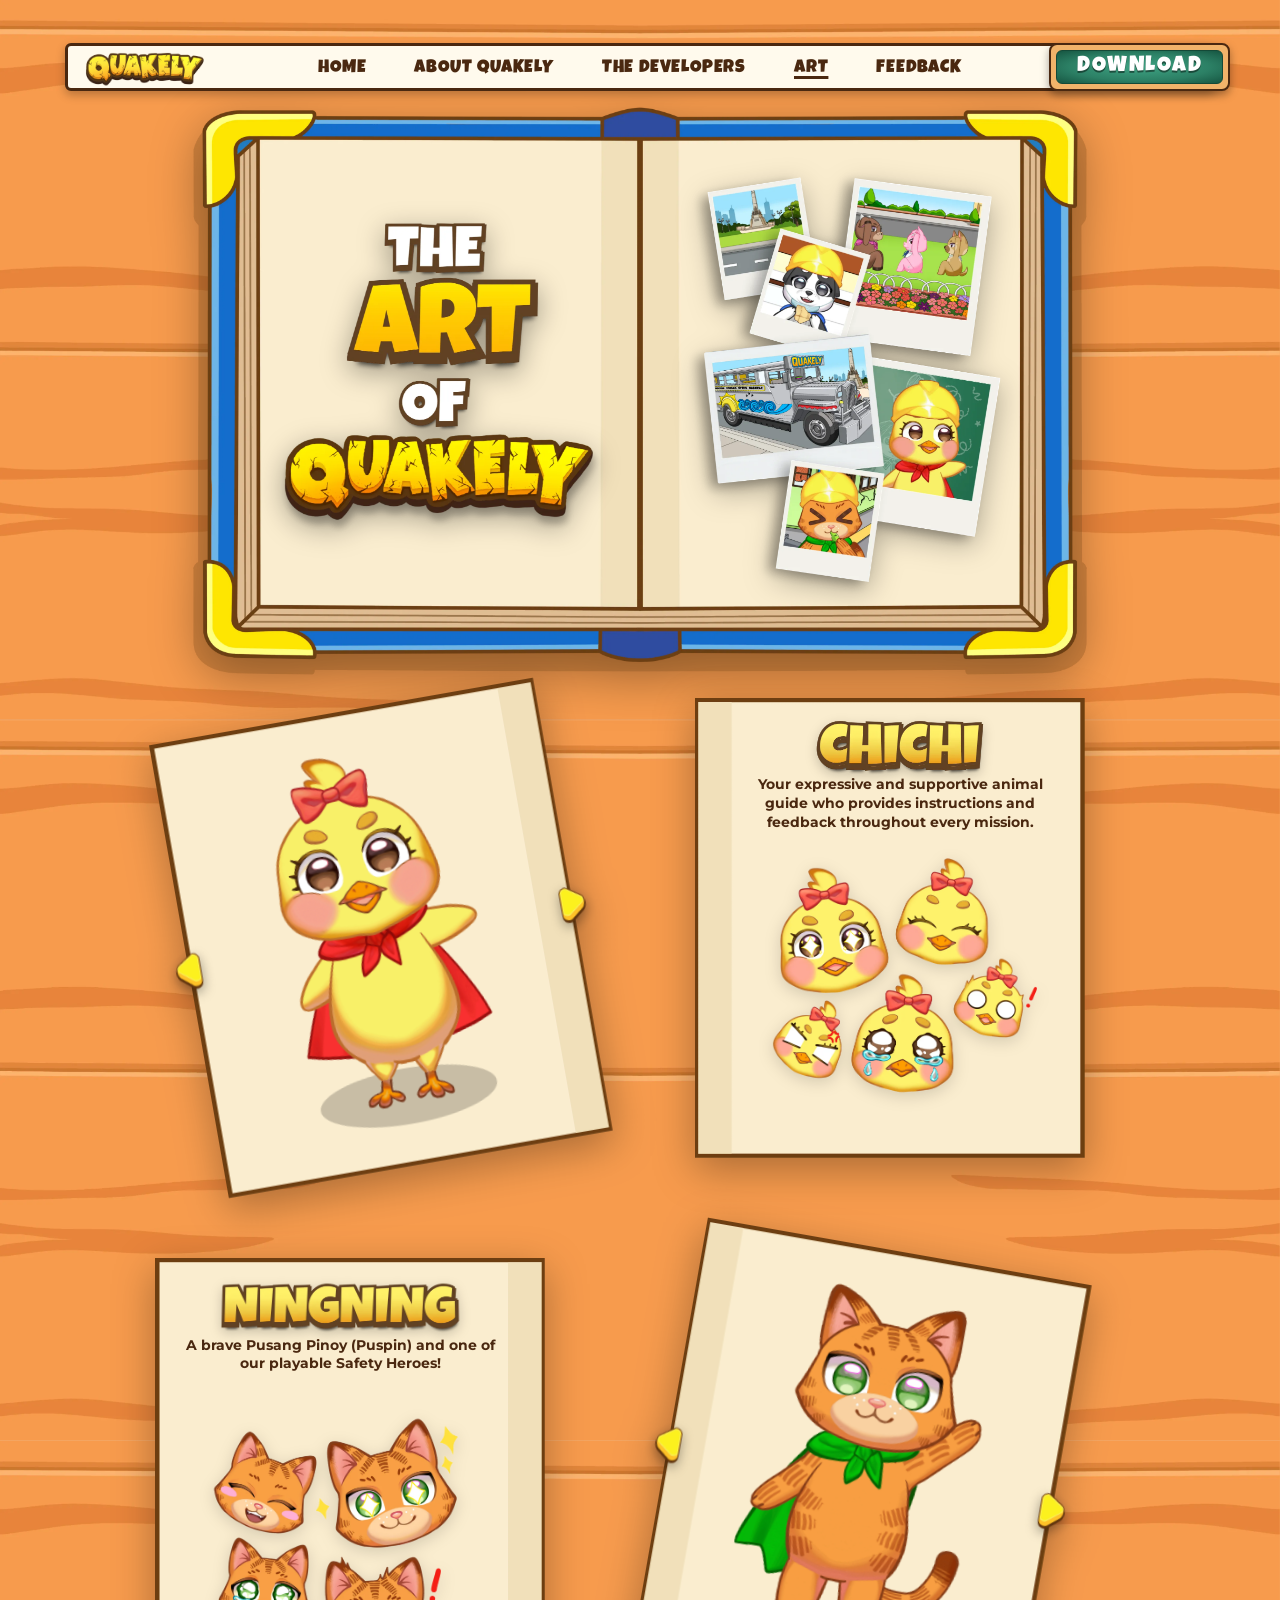
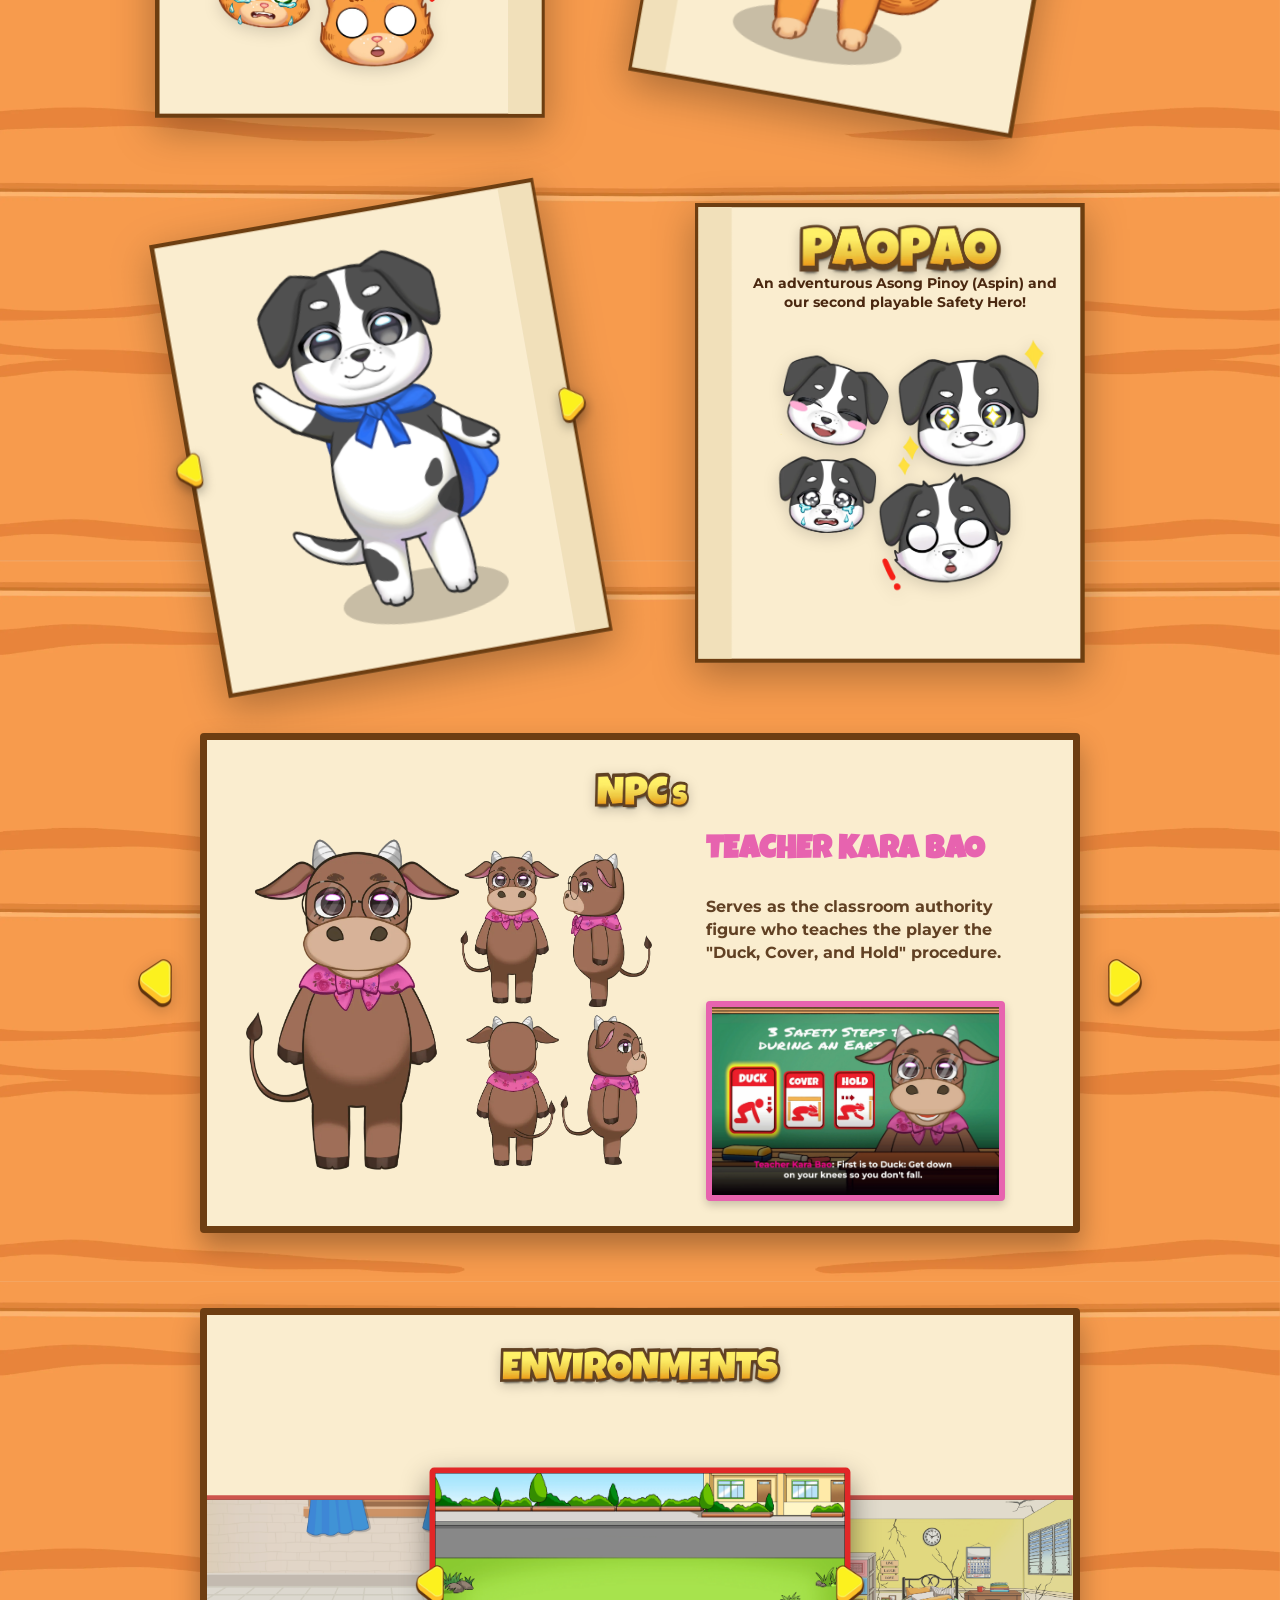
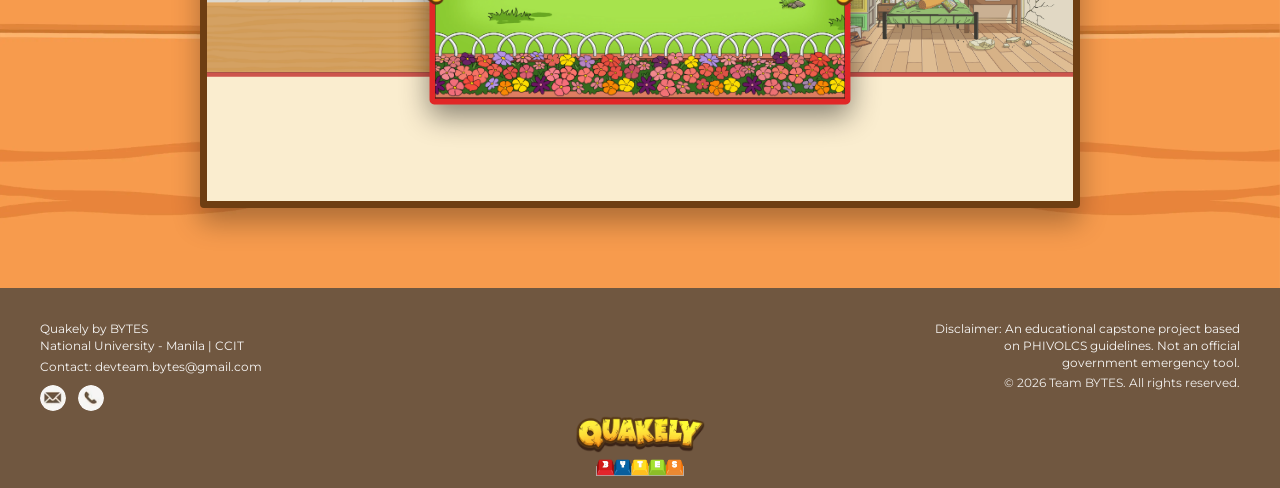
<file: Quakely_Website/art.html>
<!doctype html>
<html lang="en">
  <head>
    <meta charset="utf-8" />
    <meta content="width=device-width, initial-scale=1.0" name="viewport" />
    <title>The Art of Quakely - Art Gallery</title>
    <link href="https://fonts.googleapis.com" rel="preconnect" />
    <link crossorigin="" href="https://fonts.gstatic.com" rel="preconnect" />
    <link
      href="https://fonts.googleapis.com/css2?family=Luckiest+Guy&family=Montserrat:ital,wght@0,400;0,500;0,700;0,800;1,400&display=swap"
      rel="stylesheet"
    />
    <link href="styles/art.css" rel="stylesheet" />
    <style>
      /* Nav logo + links hover */
      .nav-logo {
        display: inline-flex;
        transition:
          translate 0.25s ease,
          filter 0.25s ease;
      }

      .nav-logo:hover {
        translate: 0 -2px;
        filter: brightness(1.08) drop-shadow(0 4px 10px rgba(0, 0, 0, 0.15));
      }

      .nav-links a {
        display: inline-block;
        transition:
          translate 0.2s ease,
          filter 0.2s ease;
      }

      .nav-links a:hover {
        translate: 0 -2px;
        filter: brightness(1.15);
      }

      .btn-download {
        transition:
          translate 0.2s ease,
          filter 0.2s ease;
      }

      .btn-download:hover {
        translate: 0 -3px;
        filter: brightness(1.1);
      }

      /* Mobile nav toggle */
      #resp-nav-toggle {
        transition: filter 0.2s ease;
      }

      #resp-nav-toggle:hover {
        filter: brightness(1.3);
      }

      /* Art logo (book) hover */
      .art-logo-img {
        transition:
          translate 0.25s ease,
          filter 0.25s ease;
        cursor: pointer;
      }

      .art-logo-img:hover {
        translate: 0 -4px;
        filter: brightness(1.06) drop-shadow(0 10px 18px rgba(0, 0, 0, 0.35));
      }

      /* Polaroids stack hover */
      .polaroids-img {
        transition:
          translate 0.25s ease,
          filter 0.25s ease;
        cursor: pointer;
      }

      .polaroids-img:hover {
        translate: 0 -4px;
        filter: brightness(1.06) drop-shadow(0 10px 18px rgba(0, 0, 0, 0.3));
      }

      /* ===================================================
         CHARACTER CARDS (Chichi / Ningning / Paopao)
         Hover lifts the CONTAINER frame. The character
         artwork (.char-display-img) gets no hover of its
         own — it just rides along since it sits inside
         the container's box.
         =================================================== */
      .art-card-item {
        transition:
          translate 0.25s ease,
          filter 0.25s ease;
        cursor: pointer;
      }

      .art-card-item:hover {
        translate: 0 -5px;
        filter: brightness(1.04) drop-shadow(0 12px 20px rgba(0, 0, 0, 0.25));
      }

      /* Character carousel arrow buttons — hover the BUTTON,
         never the arrow icon image directly */
      .char-arrow-btn {
        transition:
          translate 0.2s ease,
          filter 0.2s ease;
      }

      .char-arrow-btn:hover {
        translate: 0 -2px;
        filter: brightness(1.15);
      }

      /* ===================================================
         NPCS & ENVIRONMENTS CAROUSELS
         =================================================== */

      /* Whole carousel board — subtle overall hover feedback */
      .carousel-board {
        transition: filter 0.25s ease;
      }

      .carousel-board:hover {
        filter: brightness(1.015) drop-shadow(0 10px 20px rgba(0, 0, 0, 0.2));
      }

      /* Carousel arrow buttons — hover the BUTTON, not the icon */
      .carousel-arrow-btn {
        transition:
          translate 0.2s ease,
          filter 0.2s ease;
      }

      .carousel-arrow-btn:hover {
        translate: 0 -2px;
        filter: brightness(1.12);
      }

      /* NPC character turnaround column — hover the column,
         .npc-large-img (the artwork) gets no hover of its own */
      .npc-left-col {
        transition: translate 0.25s ease;
        cursor: pointer;
      }

      .npc-left-col:hover {
        translate: 0 -5px;
      }

      /* NPC text column — soft feedback, no images involved */
      .npc-right-col {
        transition: filter 0.2s ease;
      }

      .npc-right-col:hover {
        filter: brightness(1.03);
      }

      /* NPC in-game screenshot frame — hover the frame border/box,
         .npc-preview-img (the screenshot) gets no hover of its own */
      .npc-preview-box {
        transition:
          translate 0.25s ease,
          filter 0.25s ease;
        cursor: pointer;
      }

      .npc-preview-box:hover {
        translate: 0 -4px;
        filter: brightness(1.05) drop-shadow(0 8px 16px rgba(0, 0, 0, 0.25));
      }

      /* ===================================================
         ENVIRONMENTS CAROUSEL — coverflow layout copied from
         about.css (.carousel-cards-stage / .carousel-card /
         .carousel-btn / .arrow-img), resized to fit this
         page's bigger carousel board. Cards get NO hover of
         their own (same as about.html) — only cursor + the
         active/prev/next transition state. Buttons DO hover.
         =================================================== */
      .carousel-cards-stage {
        position: relative;
        width: 100%;
        height: 100%;
        display: flex;
        justify-content: center;
        align-items: center;
      }

      .carousel-card {
        position: absolute;
        width: 46%;
        max-width: 480px;
        aspect-ratio: 16 / 9;
        border-radius: 4px;
        border: 5px solid #e12727;
        background-color: #000000;
        overflow: hidden;
        transition: all 0.4s cubic-bezier(0.25, 1, 0.5, 1);
        cursor: pointer;
        user-select: none;
      }

      .carousel-card img {
        width: 100%;
        height: 100%;
        object-fit: cover;
        display: block;
      }

      .carousel-card.active {
        transform: scale(1.15);
        z-index: 5;
        opacity: 1;
        box-shadow: 0 10px 25px rgba(0, 0, 0, 0.45);
      }

      .carousel-card.prev {
        transform: translateX(-280px) scale(0.88);
        z-index: 2;
        opacity: 0.75;
        filter: brightness(0.85);
      }

      .carousel-card.next {
        transform: translateX(280px) scale(0.88);
        z-index: 2;
        opacity: 0.75;
        filter: brightness(0.85);
      }

      .carousel-card:focus-visible {
        outline: 3px solid #ffd000;
        outline-offset: 2px;
      }

      /* Carousel arrow buttons — hover the BUTTON, never the arrow icon */
      .carousel-btn {
        position: absolute;
        top: 50%;
        transform: translateY(-50%);
        background: transparent !important;
        border: none !important;
        outline: none !important;
        box-shadow: none !important;
        width: 56px;
        height: 56px;
        display: flex;
        align-items: center;
        justify-content: center;
        cursor: pointer;
        z-index: 10;
        padding: 0;
        transition:
          transform 0.15s ease,
          filter 0.2s ease;
      }

      /* --- UPDATED SECTION FOR ARROW SPACING --- */
      .carousel-btn.btn-prev {
        left: 160px !important; /* Increased from 10px to push inward */
      }

      .carousel-btn.btn-next {
        right: 160px !important; /* Increased from 10px to push inward */
      }
      /* ----------------------------------------- */

      .carousel-btn:hover {
        transform: translateY(-50%) scale(1.15);
        filter: drop-shadow(0 4px 8px rgba(0, 0, 0, 0.4));
      }

      .carousel-btn:active,
      .carousel-btn:focus {
        transform: translateY(-50%) scale(0.95);
      }

      .arrow-img {
        width: 100px;
        height: auto;
        display: block;
        pointer-events: none;
      }

      .arrow-prev-img {
        transform: scaleX(-1);
      }

      .arrow-next-img {
        transform: scaleX(1);
      }

      /* ===================================================
         FOOTER
         =================================================== */
      .contact-icon-circle {
        transition:
          translate 0.2s ease,
          filter 0.2s ease;
      }

      .contact-icon-circle:hover {
        translate: 0 -3px;
        filter: brightness(1.1) drop-shadow(0 4px 8px rgba(0, 0, 0, 0.15));
      }

      .email-link {
        transition: filter 0.2s ease;
      }

      .email-link:hover {
        filter: brightness(1.15);
      }

      .footer-logos {
        transition: filter 0.2s ease;
      }

      .footer-logos:hover {
        filter: brightness(1.08);
      }
    </style>
  </head>
  <body>
    <div class="page-wrapper">
      <div class="nav-container">
        <header class="navbar">
          <a class="nav-logo" href="index.html">
            <img
              alt="Quakely Logo"
              height="356"
              src="Home Assets/Quakely Primary Logo.webp"
              width="2000"
            />
          </a>
          <button aria-expanded="false" aria-label="Menu" id="resp-nav-toggle">
            ☰
          </button>
          <ul class="nav-links">
            <li><a href="index.html">HOME</a></li>
            <li><a href="about.html">ABOUT QUAKELY</a></li>
            <li><a href="devs.html">THE DEVELOPERS</a></li>
            <li><a class="active" href="art.html">ART</a></li>
            <li><a href="feedback.html">FEEDBACK</a></li>
          </ul>
          <a class="btn-download" href="download.html">
            <span>DOWNLOAD</span>
          </a>
        </header>
      </div>
      <section class="book-header-section">
        <div class="book-container">
          <img
            alt="Art Logo"
            class="art-logo-img"
            height="1603"
            src="Art Assets/ART LOGO.webp"
            width="1202"
          />
          <img
            alt="Polaroids"
            class="polaroids-img"
            height="1681"
            loading="lazy"
            src="Art Assets/POLAROIDS.webp"
            width="1272"
          />
          <img
            alt="Book Base"
            class="book-whole-img"
            height="2160"
            loading="lazy"
            src="Art Assets/Book Base.webp"
            width="3840"
          />
        </div>
      </section>
      <main class="art-gallery-container">
        <!-- Chichi -->
        <div class="character-showcase-row">
          <div class="art-card-item chichi-card-left">
            <button
              aria-label="Previous Chichi"
              class="char-arrow-btn char-arrow-left"
              onclick="moveChichi(-1)"
            >
              <img
                alt="Previous"
                height="2160"
                loading="lazy"
                src="Art Assets/Arrow.webp"
                width="3840"
              />
            </button>
            <img
              alt="Chichi Card Frame"
              class="art-card-img"
              height="3384"
              loading="lazy"
              src="Art Assets/BOOK PAGE LEFT.webp"
              width="2734"
            />
            <img
              alt="Chichi Character"
              class="char-display-img"
              height="6850"
              id="chichiImageDisplay"
              loading="lazy"
              src="Art Assets/CHICHI 1.webp"
              width="3747"
            />
            <button
              aria-label="Next Chichi"
              class="char-arrow-btn char-arrow-right"
              onclick="moveChichi(1)"
            >
              <img
                alt="Next"
                height="2160"
                loading="lazy"
                src="Art Assets/Arrow.webp"
                width="3840"
              />
            </button>
          </div>
          <div class="art-card-item chichi-card-right">
            <img
              alt="Page Background"
              class="card-page-bg"
              height="3384"
              loading="lazy"
              src="Art Assets/BOOK PAGE RIGHT.webp"
              width="2734"
            />
            <div class="text-page-content">
              <img
                alt="Chichi Title"
                class="chichi-title-logo"
                height="419"
                src="Art Assets/CHICHI TEXT.webp"
                width="784"
              />
              <p class="chichi-desc-text">
                Your expressive and supportive animal guide who provides
                instructions and feedback throughout every mission.
              </p>
              <img
                alt="Chichi Expressions"
                class="char-faces-img chichi-faces"
                height="1184"
                loading="lazy"
                src="Art Assets/CHICHI FACES.webp"
                width="1362"
              />
            </div>
          </div>
        </div>
        <!-- Ningning -->
        <div class="character-showcase-row">
          <div class="art-card-item ningning-card-left">
            <img
              alt="Page Background"
              class="card-page-bg"
              height="3384"
              loading="lazy"
              src="Art Assets/BOOK PAGE LEFT.webp"
              width="2734"
            />
            <div class="text-page-content">
              <img
                alt="Ningning Title"
                class="ningning-title-logo"
                height="419"
                src="Art Assets/NINGNING TEXT.webp"
                width="1172"
              />
              <p class="ningning-desc-text">
                A brave Pusang Pinoy (Puspin) and one of our playable Safety
                Heroes!
              </p>
              <img
                alt="Ningning Expressions"
                class="char-faces-img ningning-faces"
                height="1381"
                loading="lazy"
                src="Art Assets/NINGNING FACES.webp"
                width="1372"
              />
            </div>
          </div>
          <div class="art-card-item ningning-card-right">
            <button
              aria-label="Previous Ningning"
              class="char-arrow-btn char-arrow-left"
              onclick="moveNingning(-1)"
            >
              <img
                alt="Previous"
                height="2160"
                loading="lazy"
                src="Art Assets/Arrow.webp"
                width="3840"
              />
            </button>
            <img
              alt="Ningning Card Frame"
              class="art-card-img"
              height="3384"
              loading="lazy"
              src="Art Assets/BOOK PAGE RIGHT.webp"
              width="2734"
            />
            <img
              alt="Ningning Character"
              class="char-display-img"
              height="7187"
              id="ningningImageDisplay"
              loading="lazy"
              src="Art Assets/NINGNING 1.webp"
              width="4303"
            />
            <button
              aria-label="Next Ningning"
              class="char-arrow-btn char-arrow-right"
              onclick="moveNingning(1)"
            >
              <img
                alt="Next"
                height="2160"
                loading="lazy"
                src="Art Assets/Arrow.webp"
                width="3840"
              />
            </button>
          </div>
        </div>
        <!-- Paopao -->
        <div class="character-showcase-row">
          <div class="art-card-item paopao-card-left">
            <button
              aria-label="Previous Paopao"
              class="char-arrow-btn char-arrow-left"
              onclick="movePaopao(-1)"
            >
              <img
                alt="Previous"
                height="2160"
                loading="lazy"
                src="Art Assets/Arrow.webp"
                width="3840"
              />
            </button>
            <img
              alt="Paopao Card Frame"
              class="art-card-img"
              height="3384"
              loading="lazy"
              src="Art Assets/BOOK PAGE LEFT.webp"
              width="2734"
            />
            <img
              alt="Paopao Character"
              class="char-display-img"
              height="7331"
              id="paopaoImageDisplay"
              loading="lazy"
              src="Art Assets/PAOPAO 1.webp"
              width="4631"
            />
            <button
              aria-label="Next Paopao"
              class="char-arrow-btn char-arrow-right"
              onclick="movePaopao(1)"
            >
              <img
                alt="Next"
                height="2160"
                loading="lazy"
                src="Art Assets/Arrow.webp"
                width="3840"
              />
            </button>
          </div>
          <div class="art-card-item paopao-card-right">
            <img
              alt="Page Background"
              class="card-page-bg"
              height="3384"
              loading="lazy"
              src="Art Assets/BOOK PAGE RIGHT.webp"
              width="2734"
            />
            <div class="text-page-content">
              <img
                alt="Paopao Title"
                class="paopao-title-logo"
                height="419"
                src="Art Assets/PAOPAO TEXT.webp"
                width="969"
              />
              <p class="paopao-desc-text">
                An adventurous Asong Pinoy (Aspin) and our second playable
                Safety Hero!
              </p>
              <img
                alt="Paopao Expressions"
                class="char-faces-img paopao-faces"
                height="1241"
                loading="lazy"
                src="Art Assets/PAOPAO FACES.webp"
                width="1328"
              />
            </div>
          </div>
        </div>
        <!-- NPCs Carousel -->
        <div class="carousel-container">
          <button
            aria-label="Previous NPC"
            class="carousel-arrow-btn carousel-arrow-left"
            onclick="moveNpc(-1)"
          >
            <img
              alt="Previous"
              height="2160"
              loading="lazy"
              src="Art Assets/Arrow.webp"
              width="3840"
            />
          </button>
          <button
            aria-label="Next NPC"
            class="carousel-arrow-btn carousel-arrow-right"
            onclick="moveNpc(1)"
          >
            <img
              alt="Next"
              height="2160"
              loading="lazy"
              src="Art Assets/Arrow.webp"
              width="3840"
            />
          </button>
          <div class="carousel-board">
            <img
              alt="NPCs"
              class="carousel-header-title"
              height="419"
              loading="lazy"
              src="Art Assets/NPCS TEXT.webp"
              width="641"
            />
            <!-- Slide 1: Teacher Kara Bao -->
            <div class="npc-slide active">
              <div class="npc-left-col">
                <img
                  alt="Teacher Kara Bao Turnaround"
                  class="npc-large-img"
                  height="1228"
                  loading="lazy"
                  src="Art Assets/TEACHER BIG.webp"
                  width="1481"
                />
              </div>
              <div class="npc-right-col">
                <h3 class="npc-name color-teacher">TEACHER KARA BAO</h3>
                <p class="npc-desc">
                  Serves as the classroom authority figure who teaches the
                  player the "Duck, Cover, and Hold" procedure.
                </p>
                <div class="npc-preview-box border-teacher">
                  <img
                    alt="Teacher In-Game Scenario"
                    class="npc-preview-img"
                    height="3391"
                    loading="lazy"
                    src="Art Assets/TEACHER SS.webp"
                    width="7491"
                  />
                </div>
              </div>
            </div>
            <!-- Slide 2: Rescuer Goat -->
            <div class="npc-slide">
              <div class="npc-left-col">
                <img
                  alt="Rescuer Turnaround"
                  class="npc-large-img"
                  height="1206"
                  loading="lazy"
                  src="Art Assets/RESCUER BIG.webp"
                  width="1228"
                />
              </div>
              <div class="npc-right-col">
                <h3 class="npc-name color-orange">RESCUER (GOAT)</h3>
                <p class="npc-desc">
                  Functions as the emergency responder who guides learners
                  through post-earthquake rescue and safety protocols.
                </p>
                <div class="npc-preview-box border-orange">
                  <img
                    alt="Rescuer In-Game Scenario"
                    class="npc-preview-img"
                    height="3391"
                    loading="lazy"
                    src="Art Assets/RESCUER SS.webp"
                    width="7491"
                  />
                </div>
              </div>
            </div>
            <!-- Slide 3: Classmate 1 (Pig) -->
            <div class="npc-slide">
              <div class="npc-left-col">
                <img
                  alt="Classmate 1 Turnaround"
                  class="npc-large-img"
                  height="1237"
                  loading="lazy"
                  src="Art Assets/PIG BIG.webp"
                  width="1228"
                />
              </div>
              <div class="npc-right-col">
                <h3 class="npc-name color-pink">CLASSMATE 1 (PIG)</h3>
                <p class="npc-desc">
                  Portrays an injured classmate during the post-earthquake
                  scenarios to help introduce basic first-aid awareness.
                </p>
                <div class="npc-preview-box border-pink">
                  <img
                    alt="Classmate 1 In-Game Scenario"
                    class="npc-preview-img"
                    height="3391"
                    loading="lazy"
                    src="Art Assets/PIG SS.webp"
                    width="7491"
                  />
                </div>
              </div>
            </div>
            <!-- Slide 4: Classmate 2 (Aspin) -->
            <div class="npc-slide">
              <div class="npc-left-col">
                <img
                  alt="Classmate 2 Turnaround"
                  class="npc-large-img"
                  height="1269"
                  loading="lazy"
                  src="Art Assets/ASPIN BIG.webp"
                  width="1303"
                />
              </div>
              <div class="npc-right-col">
                <h3 class="npc-name color-tan">CLASSMATE 2 (ASPIN)</h3>
                <p class="npc-desc">
                  Acts as a regular fellow student who participates in the
                  classroom preparedness scenarios alongside the player.
                </p>
                <div class="npc-preview-box border-tan">
                  <img
                    alt="Classmate 2 In-Game Scenario"
                    class="npc-preview-img"
                    height="3391"
                    loading="lazy"
                    src="Art Assets/ASPIN SS.webp"
                    width="7491"
                  />
                </div>
              </div>
            </div>
          </div>
        </div>
        <!-- Environments Carousel -->
        <div class="carousel-container">
          <div class="carousel-board">
            <img
              alt="Environments"
              class="carousel-header-title"
              height="419"
              loading="lazy"
              src="Art Assets/ENVIRONMENTS TEXT.webp"
              width="1700"
            />
            <div class="env-content-area">
              <button
                aria-label="Previous Environment"
                class="carousel-btn btn-prev"
                onclick="moveEnv(-1)"
              >
                <img
                  alt="Previous"
                  class="arrow-img arrow-prev-img"
                  height="2160"
                  loading="lazy"
                  src="Art Assets/Arrow.webp"
                  width="3840"
                />
              </button>
              <button
                aria-label="Next Environment"
                class="carousel-btn btn-next"
                onclick="moveEnv(1)"
              >
                <img
                  alt="Next"
                  class="arrow-img arrow-next-img"
                  height="2160"
                  loading="lazy"
                  src="Art Assets/Arrow.webp"
                  width="3840"
                />
              </button>
              <div class="carousel-cards-stage">
                <div class="carousel-card prev" onclick="moveEnv(-1)">
                  <img
                    alt="Previous Environment"
                    id="envPrevImg"
                    loading="lazy"
                    src="Art Assets/TABLE.webp"
                  />
                </div>
                <div class="carousel-card active">
                  <img
                    alt="Environment Art"
                    id="envImageDisplay"
                    loading="lazy"
                    src="Art Assets/SCHOOL OPEN AREA.webp"
                  />
                </div>
                <div class="carousel-card next" onclick="moveEnv(1)">
                  <img
                    alt="Next Environment"
                    id="envNextImg"
                    loading="lazy"
                    src="Art Assets/BEDROOM.webp"
                  />
                </div>
              </div>
            </div>
          </div>
        </div>
      </main>
      <footer class="footer">
        <div class="footer-inner">
          <div class="footer-columns">
            <div class="footer-left">
              <p>Quakely by BYTES</p>
              <p>National University - Manila | CCIT</p>
              <p style="margin-top: 4px">
                Contact:
                <a
                  class="email-link"
                  href="https://mail.google.com/mail/?view=cm&fs=1&to=devteam.bytes@gmail.com"
                  rel="noopener noreferrer"
                  target="_blank"
                >
                  devteam.bytes@gmail.com
                </a>
              </p>
              <div class="contact-icons-row">
                <a
                  class="contact-icon-circle"
                  href="https://mail.google.com/mail/?view=cm&fs=1&to=devteam.bytes@gmail.com"
                  rel="noopener noreferrer"
                  target="_blank"
                  title="Compose Email in Gmail"
                >
                  <img
                    alt="Email"
                    height="30"
                    loading="lazy"
                    src="Home Assets/EMAIL ICON.webp"
                    width="30"
                  />
                </a>
                <a
                  class="contact-icon-circle"
                  href="tel:+639991867943"
                  title="Call Us"
                >
                  <img
                    alt="Phone"
                    height="30"
                    loading="lazy"
                    src="Home Assets/PHONE ICON.webp"
                    width="30"
                  />
                </a>
              </div>
            </div>
            <div class="footer-right">
              <p style="padding-bottom: 4px">
                Disclaimer: An educational capstone project based<br />
                on PHIVOLCS guidelines. Not an official<br />
                government emergency tool.
              </p>
              <p class="copyright">© 2026 Team BYTES. All rights reserved.</p>
            </div>
          </div>
          <div class="footer-center">
            <div class="footer-logos">
              <img
                alt="Quakely Logo"
                class="quakely-logo"
                height="356"
                src="Home Assets/Quakely Primary Logo.webp"
                width="2000"
              />
              <img
                alt="BYTES Logo"
                class="bytes-logo"
                height="606"
                src="Home Assets/BYTES logo transp bg.webp"
                width="2686"
              />
            </div>
          </div>
        </div>
      </footer>
    </div>
    <!-- Carousel Scripts -->
    <script>
      // Chichi Carousel
      const chichiImages = [
        "CHICHI 1.webp",
        "CHICHI 2.webp",
        "CHICHI 3.webp",
        "CHICHI 4.webp",
        "CHICHI 5.webp",
        "CHICHI 6.webp",
      ];
      let currentChichiIndex = 0;
      const chichiImgElement = document.getElementById("chichiImageDisplay");

      function showChichiImage(index) {
        if (index >= chichiImages.length) {
          currentChichiIndex = 0;
        } else if (index < 0) {
          currentChichiIndex = chichiImages.length - 1;
        } else {
          currentChichiIndex = index;
        }
        chichiImgElement.src = "Art Assets/" + chichiImages[currentChichiIndex];
      }

      function moveChichi(step) {
        showChichiImage(currentChichiIndex + step);
      }

      // Ningning Carousel
      const ningningImages = [
        "NINGNING 1.webp",
        "NINGNING 2.webp",
        "NINGNING 3.webp",
        "NINGNING 4.webp",
        "NINGNING 5.webp",
        "NINGNING 6.webp",
      ];
      let currentNingningIndex = 0;
      const ningningImgElement = document.getElementById(
        "ningningImageDisplay",
      );

      function showNingningImage(index) {
        if (index >= ningningImages.length) {
          currentNingningIndex = 0;
        } else if (index < 0) {
          currentNingningIndex = ningningImages.length - 1;
        } else {
          currentNingningIndex = index;
        }
        ningningImgElement.src =
          "Art Assets/" + ningningImages[currentNingningIndex];
      }

      function moveNingning(step) {
        showNingningImage(currentNingningIndex + step);
      }

      // Paopao Carousel
      const paopaoImages = [
        "PAOPAO 1.webp",
        "PAOPAO 2.webp",
        "PAOPAO 3.webp",
        "PAOPAO 4.webp",
        "PAOPAO 5.webp",
        "PAOPAO 6.webp",
      ];
      let currentPaopaoIndex = 0;
      const paopaoImgElement = document.getElementById("paopaoImageDisplay");

      function showPaopaoImage(index) {
        if (index >= paopaoImages.length) {
          currentPaopaoIndex = 0;
        } else if (index < 0) {
          currentPaopaoIndex = paopaoImages.length - 1;
        } else {
          currentPaopaoIndex = index;
        }
        paopaoImgElement.src = "Art Assets/" + paopaoImages[currentPaopaoIndex];
      }

      function movePaopao(step) {
        showPaopaoImage(currentPaopaoIndex + step);
      }

      // NPC Carousel
      let currentNpcIndex = 0;
      const npcSlides = document.querySelectorAll(".npc-slide");

      function showNpcSlide(index) {
        npcSlides.forEach((slide) => slide.classList.remove("active"));
        if (index >= npcSlides.length) {
          currentNpcIndex = 0;
        } else if (index < 0) {
          currentNpcIndex = npcSlides.length - 1;
        } else {
          currentNpcIndex = index;
        }
        npcSlides[currentNpcIndex].classList.add("active");
      }

      function moveNpc(step) {
        showNpcSlide(currentNpcIndex + step);
      }

      // Environment Carousel
      const envImages = [
        "SCHOOL OPEN AREA.webp",
        "BEDROOM.webp",
        "CLASSROOM.webp",
        "INTRA OPEN AREA.webp",
        "JEEP 01.webp",
        "JEEP 02.webp",
        "JEEP 0.webp",
        "KITCHEN.webp",
        "SCHOOL HALLWAY.webp",
        "STREET.webp",
        "TABLE.webp",
      ];

      let currentEnvIndex = 0;
      const envPrevImgElement = document.getElementById("envPrevImg");
      const envActiveImgElement = document.getElementById("envImageDisplay");
      const envNextImgElement = document.getElementById("envNextImg");

      function updateEnvCarousel() {
        const total = envImages.length;
        const prevIdx = (currentEnvIndex - 1 + total) % total;
        const nextIdx = (currentEnvIndex + 1) % total;
        envPrevImgElement.src = "Art Assets/" + envImages[prevIdx];
        envActiveImgElement.src = "Art Assets/" + envImages[currentEnvIndex];
        envNextImgElement.src = "Art Assets/" + envImages[nextIdx];
      }

      function moveEnv(step) {
        const total = envImages.length;
        currentEnvIndex = (currentEnvIndex + step + total) % total;
        updateEnvCarousel();
      }

      updateEnvCarousel();

      // Responsive Navbar Toggle
      const navToggleBtn = document.getElementById("resp-nav-toggle");
      const navbarEl = document.querySelector(".navbar");

      if (navToggleBtn && navbarEl) {
        navToggleBtn.addEventListener("click", () => {
          navbarEl.classList.toggle("resp-open");
          const isExpanded = navbarEl.classList.contains("resp-open");
          navToggleBtn.setAttribute("aria-expanded", isExpanded);
        });
      }

      // Environment Carousel Touch Swipe Support
      const envStage = document.querySelector(".env-content-area");
      let touchStartX = 0;
      let touchEndX = 0;

      if (envStage) {
        envStage.addEventListener(
          "touchstart",
          (e) => {
            touchStartX = e.changedTouches[0].screenX;
          },
          { passive: true },
        );

        envStage.addEventListener(
          "touchend",
          (e) => {
            touchEndX = e.changedTouches[0].screenX;
            handleEnvSwipe();
          },
          { passive: true },
        );
      }

      function handleEnvSwipe() {
        const swipeThreshold = 40; // Minimum distance in px to register a swipe
        const diff = touchStartX - touchEndX;

        if (Math.abs(diff) > swipeThreshold) {
          if (diff > 0) {
            // Swiped Left -> Move Next
            moveEnv(1);
          } else {
            // Swiped Right -> Move Previous
            moveEnv(-1);
          }
        }
      }
    </script>
  </body>
</html>
</file>
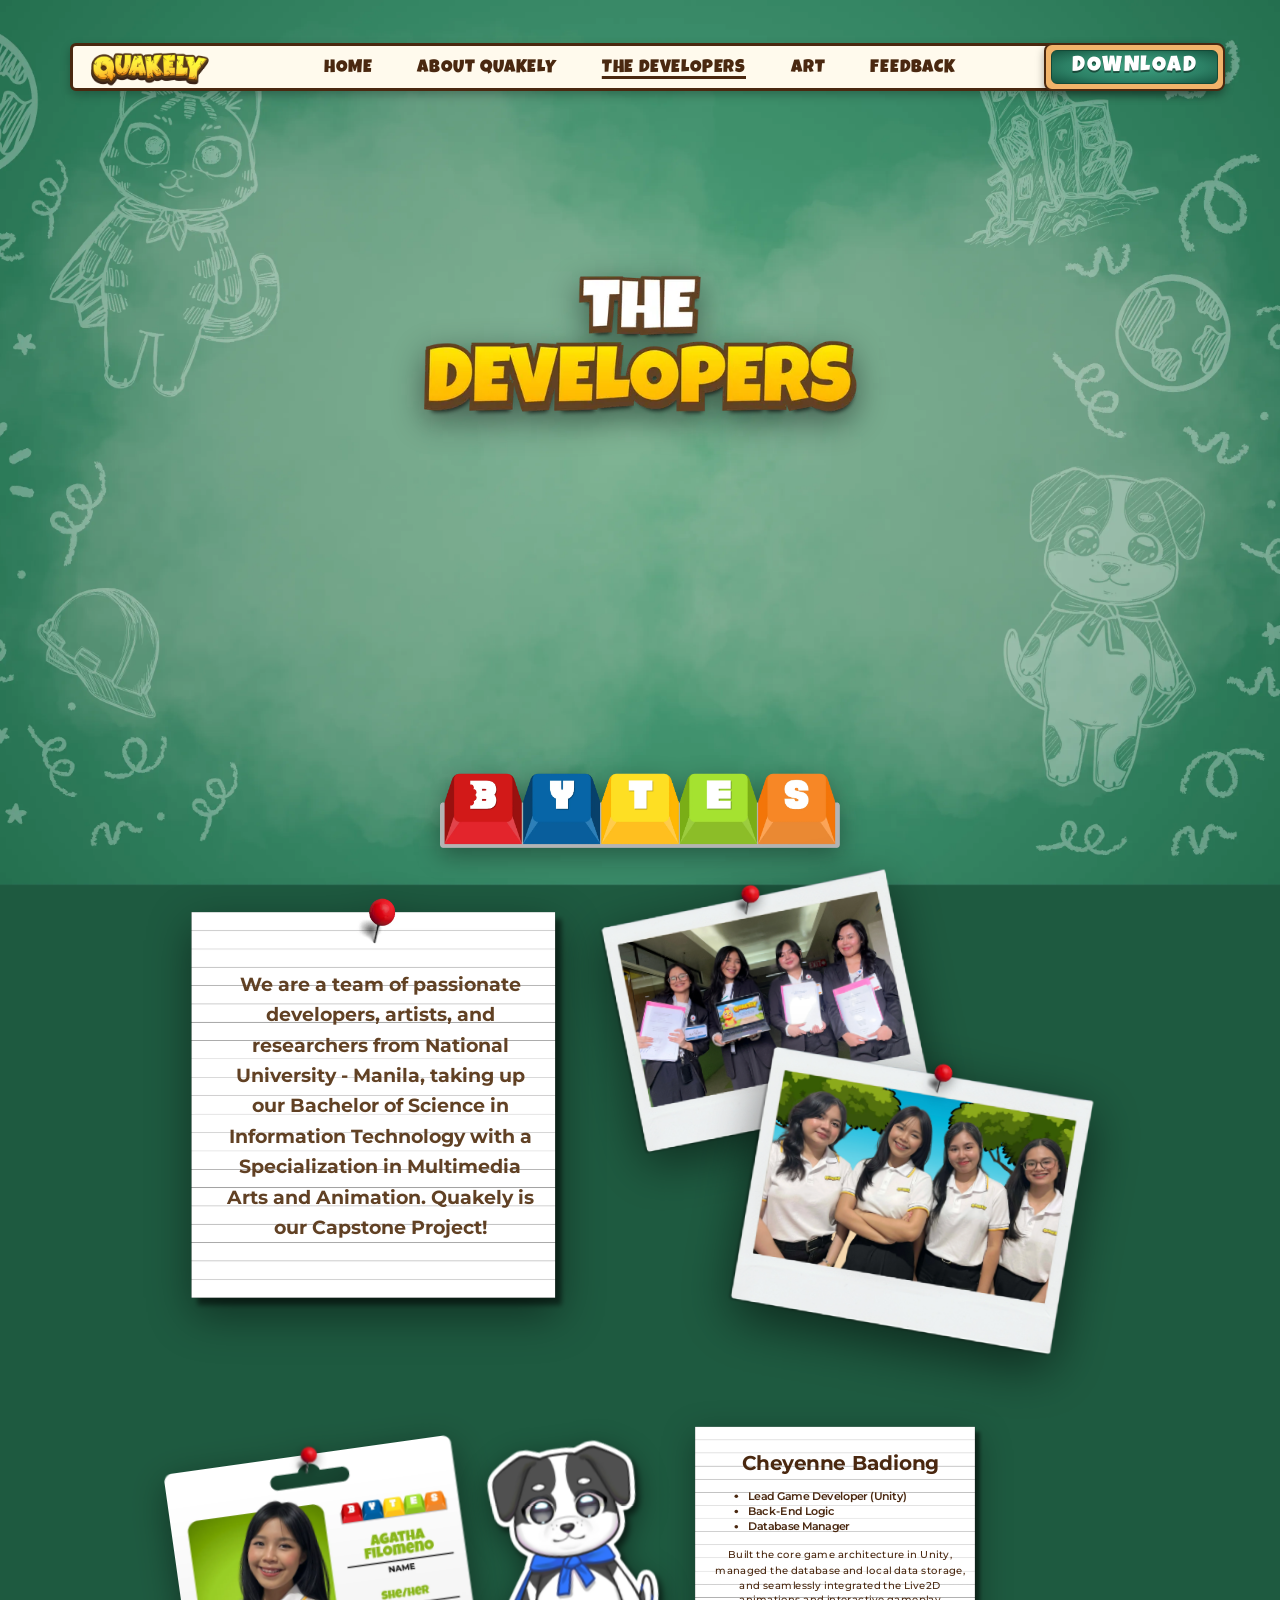
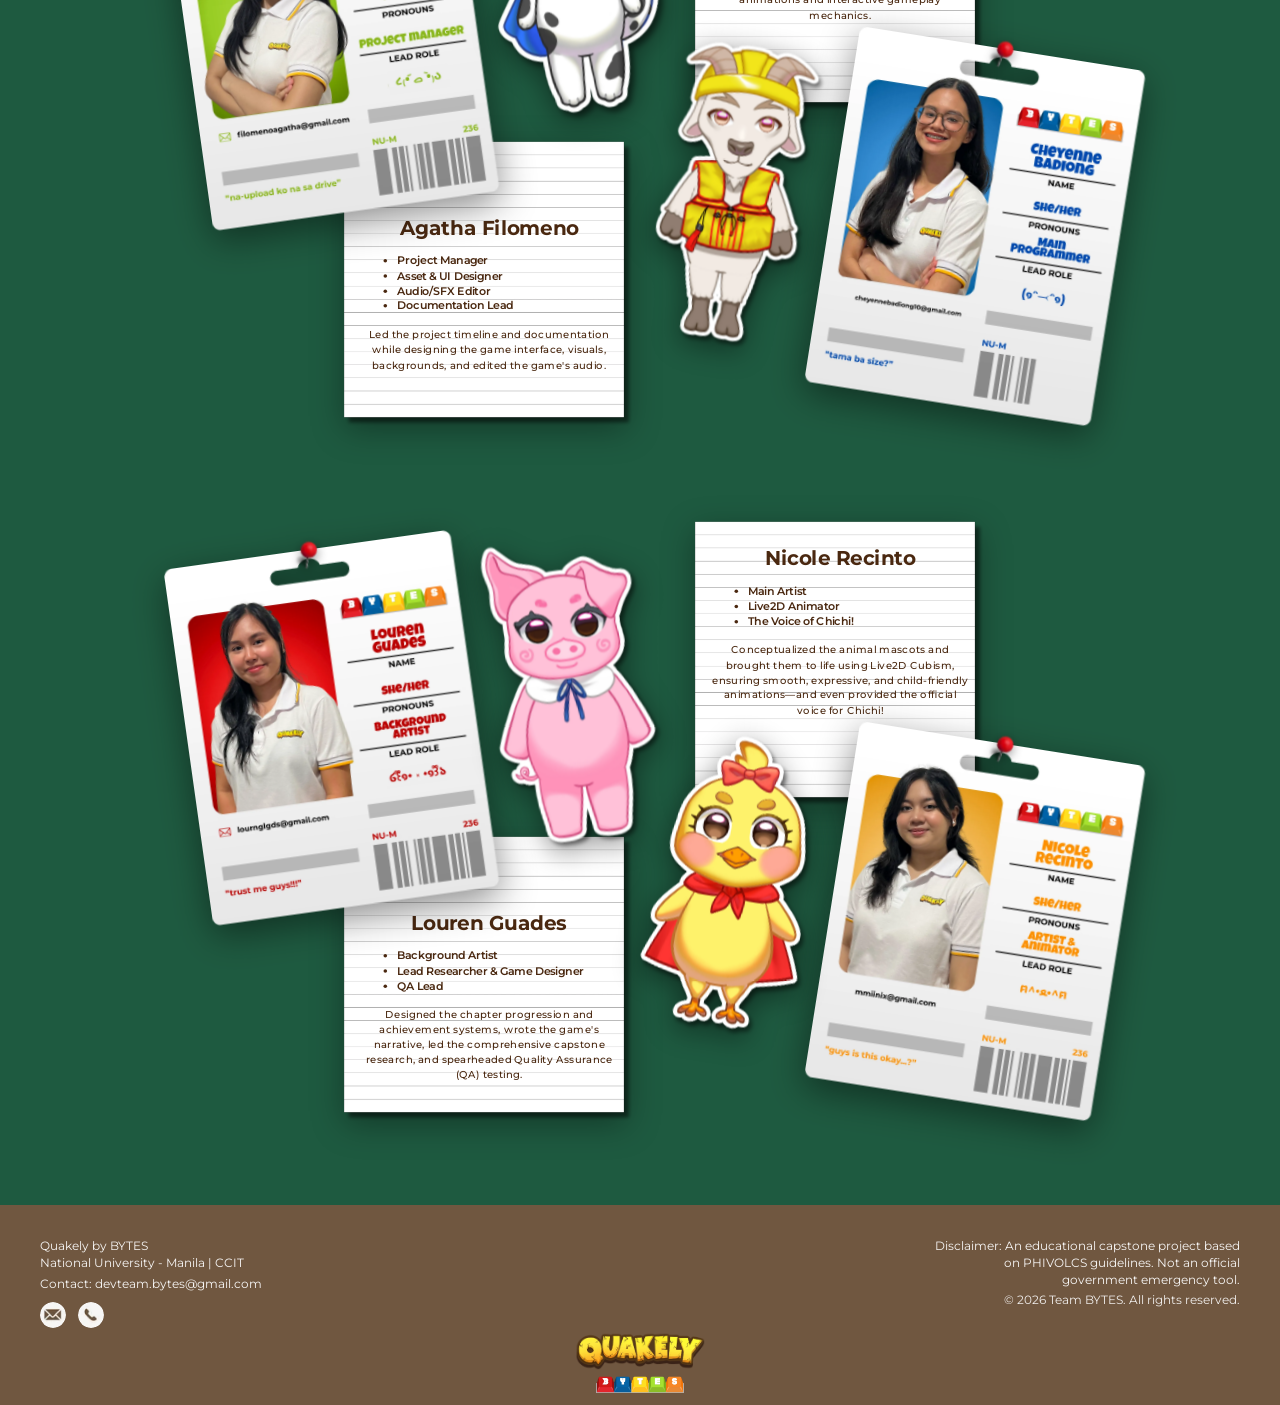
<file: Quakely_Website/devs.html>
<!doctype html>
<html lang="en">
  <head>
    <meta charset="utf-8" />
    <meta content="width=device-width, initial-scale=1.0" name="viewport" />
    <title>The Developers — Quakely</title>
    <link href="https://fonts.googleapis.com" rel="preconnect" />
    <link crossorigin="" href="https://fonts.gstatic.com" rel="preconnect" />
    <link
      href="https://fonts.googleapis.com/css2?family=Luckiest+Guy&family=Montserrat:ital,wght@0,400;0,500;0,700;0,800;1,400&display=swap"
      rel="stylesheet"
    />
    <link href="styles/devs.css" rel="stylesheet" />
    <style>
      /* Nav logo + links hover */
      .nav-logo {
        display: inline-block;
        transition: translate 0.25s ease, filter 0.25s ease;
      }

      .nav-logo:hover {
        translate: 0 -2px;
        filter: brightness(1.08) drop-shadow(0 4px 10px rgba(0, 0, 0, 0.15));
      }

      .nav-links a {
        display: inline-block;
        transition: translate 0.2s ease, filter 0.2s ease;
      }

      .nav-links a:hover {
        translate: 0 -2px;
        filter: brightness(1.15);
      }

      .btn-download {
        display: inline-block;
        transition: translate 0.2s ease, filter 0.2s ease;
      }

      .btn-download:hover {
        translate: 0 -3px;
        filter: brightness(1.1);
      }

      /* Hero "The Developers" logo hover */
      .hero-logo-wrap {
        transition: translate 0.25s ease, filter 0.25s ease;
      }

      .hero-logo-wrap:hover {
        translate: 0 -4px;
        filter: brightness(1.08) drop-shadow(0 8px 18px rgba(0, 0, 0, 0.2));
      }

      /* BYTES logo hover */
      .bytes-logo-wrap {
        transition: translate 0.25s ease, filter 0.25s ease;
      }

      .bytes-logo-wrap:hover {
        translate: 0 -4px;
        filter: brightness(1.08) drop-shadow(0 8px 18px rgba(0, 0, 0, 0.2));
      }

      /* Sticky note intro hover */
      .sticky-note {
        transition: translate 0.25s ease, filter 0.25s ease;
      }

      .sticky-note:hover {
        translate: 0 -4px;
        filter: brightness(1.03) drop-shadow(0 8px 16px rgba(0, 0, 0, 0.15));
      }

      /* Team polaroids hover */
      .polaroid-back,
      .polaroid-front {
        transition: translate 0.25s ease, filter 0.25s ease;
        cursor: pointer;
      }

      .polaroid-back:hover,
      .polaroid-front:hover {
        translate: 0 -5px;
        filter: brightness(1.06) drop-shadow(0 10px 18px rgba(0, 0, 0, 0.2));
      }

      /* Pins hover */
      .pin {
        transition: translate 0.2s ease, filter 0.2s ease;
      }

      .pin:hover {
        translate: 0 -2px;
        filter: brightness(1.15) drop-shadow(0 3px 6px rgba(0, 0, 0, 0.25));
      }

      /* Dev ID cards hover */
      .id-card {
        transition: translate 0.25s ease, filter 0.25s ease;
        cursor: pointer;
      }

      .id-card:hover {
        translate: 0 -5px;
        filter: brightness(1.06) drop-shadow(0 10px 18px rgba(0, 0, 0, 0.2));
      }

      /* Mascot stickers hover */
      .mascot-sticker {
        transition: translate 0.25s ease, filter 0.25s ease;
        cursor: pointer;
      }

      .mascot-sticker:hover {
        translate: 0 -5px;
        filter: brightness(1.08) drop-shadow(0 6px 14px rgba(0, 0, 0, 0.18));
      }

      /* Bio paper hover */
      .paper-bio {
        transition: translate 0.25s ease, filter 0.25s ease;
      }

      .paper-bio:hover {
        translate: 0 -4px;
        filter: brightness(1.04) drop-shadow(0 8px 16px rgba(0, 0, 0, 0.15));
      }


      /* Contact icons hover */
      .contact-icon-circle {
        transition: translate 0.2s ease, filter 0.2s ease;
      }

      .contact-icon-circle:hover {
        translate: 0 -3px;
        filter: brightness(1.1) drop-shadow(0 4px 8px rgba(0, 0, 0, 0.15));
      }
    </style>
  </head>
  <body>
    <div class="page-wrapper">
      <div class="nav-container">
        <header class="navbar">
          <a class="nav-logo" href="index.html">
            <img
              alt="Quakely Logo"
              height="356"
              src="Home Assets/Quakely Primary Logo.webp"
              width="2000"
            />
          </a>
          <button aria-expanded="false" aria-label="Menu" id="resp-nav-toggle">
            ☰
          </button>
          <ul class="nav-links">
            <li><a href="index.html">HOME</a></li>
            <li><a href="about.html">ABOUT QUAKELY</a></li>
            <li><a class="active" href="devs.html">THE DEVELOPERS</a></li>
            <li><a href="art.html">ART</a></li>
            <li><a href="feedback.html">FEEDBACK</a></li>
          </ul>
          <a class="btn-download" href="download.html">
            <span>DOWNLOAD</span>
          </a>
        </header>
      </div>
      <section class="blackboard-section section-1" id="developers">
        <div class="hero-logo-wrap">
          <img
            alt="The Developers"
            height="293"
            loading="lazy"
            src="Dev Assets/DEVS LOGO.webp"
            width="658"
          />
        </div>
      </section>
      <section class="blackboard-section section-2">
        <div class="bytes-logo-wrap">
          <img
            alt="BYTES Logo"
            height="606"
            loading="lazy"
            src="Dev Assets/BYTES logo transp bg.webp"
            width="2686"
          />
        </div>
        <div class="intro-inner">
          <div class="sticky-note">
            <p>
              We are a team of passionate developers, artists, and researchers
              from National University - Manila, taking up our Bachelor of
              Science in Information Technology with a Specialization in
              Multimedia Arts and Animation. Quakely is our Capstone Project!
            </p>
          </div>
          <div class="team-polaroids-container">
            <div class="polaroid-back">
              <img
                alt="Pin"
                class="pin"
                height="59"
                loading="lazy"
                src="Dev Assets/PIN.webp"
                width="57"
              />
              <img
                alt="Team Defense Photo"
                class="polaroid-img"
                height="8306"
                loading="lazy"
                src="Dev Assets/TEAM 2.webp"
                width="9781"
              />
            </div>
            <div class="polaroid-front">
              <img
                alt="Pin"
                class="pin"
                height="59"
                loading="lazy"
                src="Dev Assets/PIN.webp"
                width="57"
              />
              <img
                alt="Team Photo"
                class="polaroid-img"
                height="8081"
                loading="lazy"
                src="Dev Assets/TEAM.webp"
                width="9653"
              />
            </div>
          </div>
        </div>
      </section>
      <!-- SECTION 3: AGATHA & CHEYENNE -->
      <section class="blackboard-section section-3">
        <div class="dev-collage-container">
          <!-- Agatha ID -->
          <div class="dev-item id-card agatha-id">
            <img
              alt="Pin"
              class="pin"
              height="59"
              loading="lazy"
              src="Dev Assets/PIN.webp"
              width="57"
            />
            <img
              alt="Agatha ID"
              class="id-img"
              height="1640"
              loading="lazy"
              src="Dev Assets/ID ATHA.webp"
              width="2360"
            />
          </div>
          <!-- Agatha Mascot -->
          <div class="dev-item mascot-sticker agatha-sticker">
            <img
              alt="Paopao Mascot"
              class="sticker-img"
              height="3684"
              loading="lazy"
              src="Dev Assets/PAOPAO FULL STICKER.webp"
              width="3009"
            />
          </div>
          <!-- Agatha Bio Paper -->
          <div class="dev-item paper-bio agatha-bio">
            <h3>Agatha Filomeno</h3>
            <ul>
              <li>Project Manager</li>
              <li>Asset & UI Designer</li>
              <li>Audio/SFX Editor</li>
              <li>Documentation Lead</li>
            </ul>
            <p>
              Led the project timeline and documentation while designing the
              game interface, visuals, backgrounds, and edited the game's audio.
            </p>
          </div>
          <!-- Cheyenne Bio Paper -->
          <div class="dev-item paper-bio cheyenne-bio">
            <h3>Cheyenne Badiong</h3>
            <ul>
              <li>Lead Game Developer (Unity)</li>
              <li>Back-End Logic</li>
              <li>Database Manager</li>
            </ul>
            <p>
              Built the core game architecture in Unity, managed the database
              and local data storage, and seamlessly integrated the Live2D
              animations and interactive gameplay mechanics.
            </p>
          </div>
          <!-- Cheyenne Mascot -->
          <div class="dev-item mascot-sticker cheyenne-sticker">
            <img
              alt="Goat Mascot"
              class="sticker-img"
              height="2788"
              loading="lazy"
              src="Dev Assets/GOAT FULL STICKER.webp"
              width="1313"
            />
          </div>
          <!-- Cheyenne ID -->
          <div class="dev-item id-card cheyenne-id">
            <img
              alt="Pin"
              class="pin"
              height="59"
              loading="lazy"
              src="Dev Assets/PIN.webp"
              width="57"
            />
            <img
              alt="Cheyenne ID"
              class="id-img"
              height="1640"
              loading="lazy"
              src="Dev Assets/ID GELA.webp"
              width="2360"
            />
          </div>
        </div>
      </section>
      <!-- SECTION 4: LOUREN & NIC -->
      <section class="blackboard-section section-4">
        <div class="dev-collage-container">
          <!-- Louren ID -->
          <div class="dev-item id-card louren-id">
            <img
              alt="Pin"
              class="pin"
              height="59"
              loading="lazy"
              src="Dev Assets/PIN.webp"
              width="57"
            />
            <img
              alt="Louren ID"
              class="id-img"
              height="1640"
              loading="lazy"
              src="Dev Assets/ID LOUREN.webp"
              width="2360"
            />
          </div>
          <!-- Louren Mascot -->
          <div class="dev-item mascot-sticker louren-sticker">
            <img
              alt="Pig Mascot"
              class="sticker-img"
              height="2771"
              loading="lazy"
              src="Dev Assets/PIG FULL STICKER.webp"
              width="1634"
            />
          </div>
          <!-- Louren Bio Paper -->
          <div class="dev-item paper-bio louren-bio">
            <h3>Louren Guades</h3>
            <ul>
              <li>Background Artist</li>
              <li>Lead Researcher & Game Designer</li>
              <li>QA Lead</li>
            </ul>
            <p>
              Designed the chapter progression and achievement systems, wrote
              the game's narrative, led the comprehensive capstone research, and
              spearheaded Quality Assurance (QA) testing.
            </p>
          </div>
          <!-- Nic Bio Paper -->
          <div class="dev-item paper-bio nic-bio">
            <h3>Nicole Recinto</h3>
            <ul>
              <li>Main Artist</li>
              <li>Live2D Animator</li>
              <li>The Voice of Chichi!</li>
            </ul>
            <p>
              Conceptualized the animal mascots and brought them to life using
              Live2D Cubism, ensuring smooth, expressive, and child-friendly
              animations—and even provided the official voice for Chichi!
            </p>
          </div>
          <!-- Nic Mascot -->
          <div class="dev-item mascot-sticker nic-sticker">
            <img
              alt="Chichi Mascot"
              class="sticker-img"
              height="2659"
              loading="lazy"
              src="Dev Assets/CHICHI FULL STICKER.webp"
              width="1872"
            />
          </div>
          <!-- Nic ID -->
          <div class="dev-item id-card nic-id">
            <img
              alt="Pin"
              class="pin"
              height="59"
              loading="lazy"
              src="Dev Assets/PIN.webp"
              width="57"
            />
            <img
              alt="Nic ID"
              class="id-img"
              height="1640"
              loading="lazy"
              src="Dev Assets/ID NIC.webp"
              width="2360"
            />
          </div>
        </div>
      </section>
      <!-- FOOTER -->
      <footer class="footer">
        <div class="footer-inner">
          <div class="footer-columns">
            <div class="footer-left">
              <p>Quakely by BYTES</p>
              <p>National University - Manila | CCIT</p>
              <p style="margin-top: 4px">
                Contact:
                <a
                  class="email-link"
                  href="https://mail.google.com/mail/?view=cm&fs=1&to=devteam.bytes@gmail.com"
                  rel="noopener noreferrer"
                  target="_blank"
                >
                  devteam.bytes@gmail.com
                </a>
              </p>
              <div class="contact-icons-row">
                <a
                  class="contact-icon-circle"
                  href="https://mail.google.com/mail/?view=cm&fs=1&to=devteam.bytes@gmail.com"
                  rel="noopener noreferrer"
                  target="_blank"
                  title="Compose Email in Gmail"
                >
                  <img
                    alt="Email"
                    height="30"
                    loading="lazy"
                    src="Home Assets/EMAIL ICON.webp"
                    width="30"
                  />
                </a>
                <a
                  class="contact-icon-circle"
                  href="tel:+639991867943"
                  title="Call Us"
                >
                  <img
                    alt="Phone"
                    height="30"
                    loading="lazy"
                    src="Home Assets/PHONE ICON.webp"
                    width="30"
                  />
                </a>
              </div>
            </div>
            <div class="footer-right">
              <p style="padding-bottom: 4px">
                Disclaimer: An educational capstone project based<br />
                on PHIVOLCS guidelines. Not an official<br />
                government emergency tool.
              </p>
              <p class="copyright">© 2026 Team BYTES. All rights reserved.</p>
            </div>
          </div>
          <div class="footer-center">
            <div class="footer-logos">
              <img
                alt="Quakely Logo"
                class="quakely-logo"
                height="356"
                src="Home Assets/Quakely Primary Logo.webp"
                width="2000"
              />
              <img
                alt="BYTES Logo"
                class="bytes-logo"
                height="606"
                src="Home Assets/BYTES logo transp bg.webp"
                width="2686"
              />
            </div>
          </div>
        </div>
      </footer>
    </div>
    <script>
      // Responsive Navbar Toggle
      document.addEventListener("DOMContentLoaded", () => {
        const navToggle = document.getElementById("resp-nav-toggle");
        const navbar = document.querySelector(".navbar");

        if (navToggle) {
          navToggle.addEventListener("click", () => {
            const isExpanded =
              navToggle.getAttribute("aria-expanded") === "true";
            navToggle.setAttribute("aria-expanded", !isExpanded);
            navbar.classList.toggle("resp-open");
          });
        }
      });
    </script>
  </body>
</html>
</file>
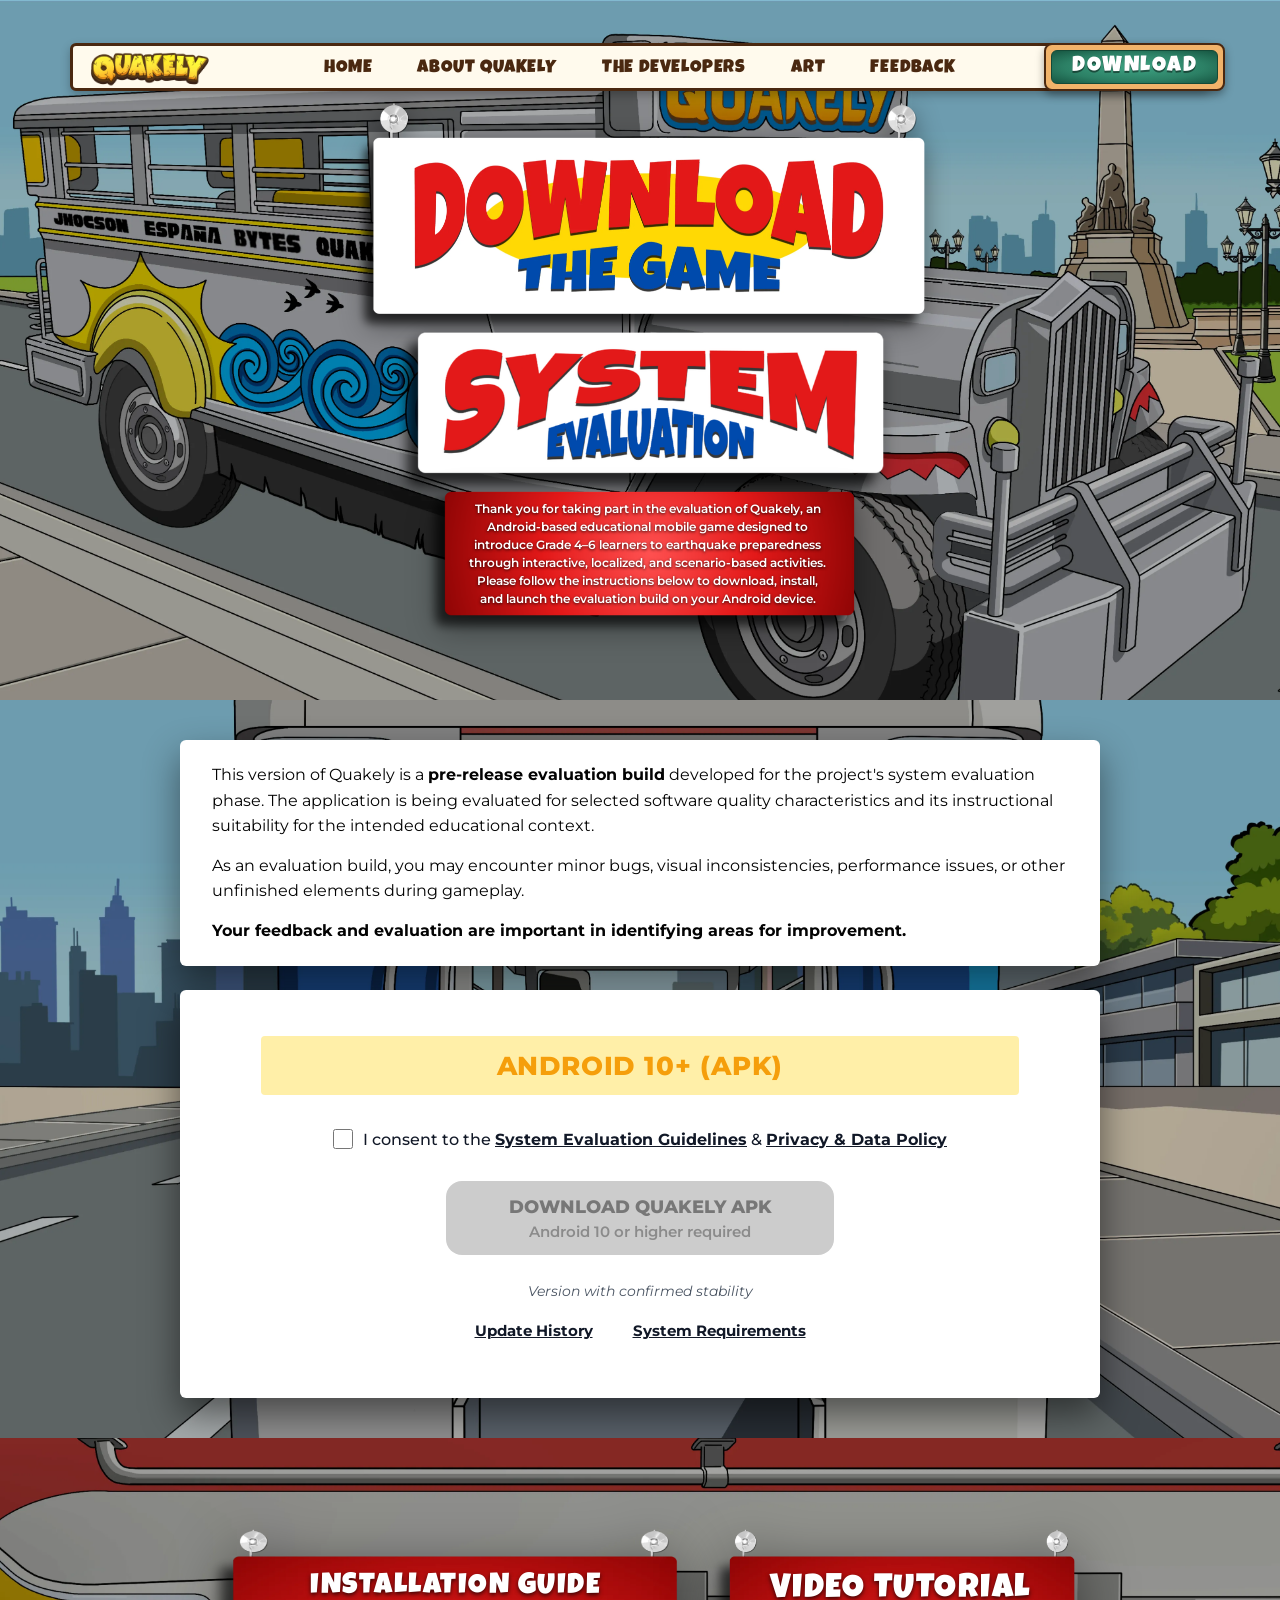
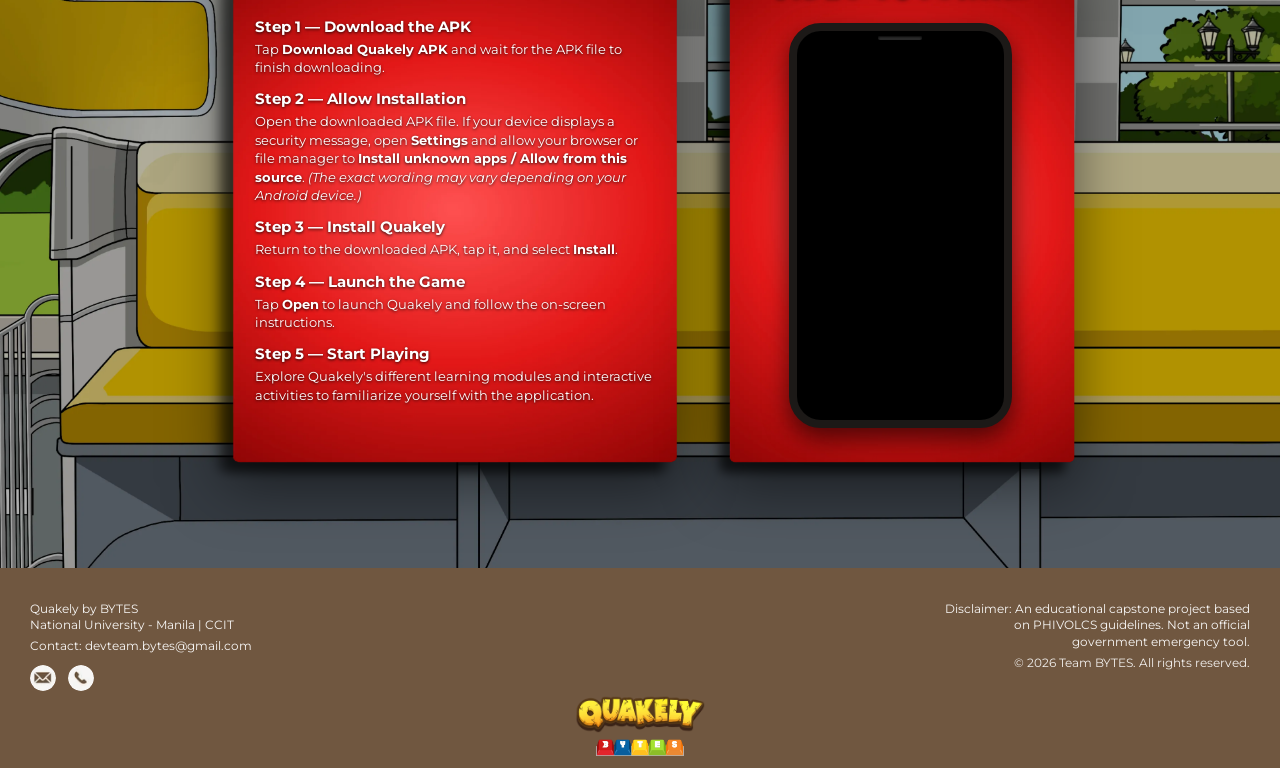
<file: Quakely_Website/download.html>
<!doctype html>
<html lang="en">
  <head>
    <meta charset="utf-8" />
    <meta content="width=device-width, initial-scale=1.0" name="viewport" />
    <title>Download Quakely - System Evaluation</title>
    <link href="https://fonts.googleapis.com" rel="preconnect" />
    <link crossorigin="" href="https://fonts.gstatic.com" rel="preconnect" />
    <link
      href="https://fonts.googleapis.com/css2?family=Luckiest+Guy&family=Montserrat:ital,wght@0,400;0,500;0,600;0,700;0,800;1,400&display=swap"
      rel="stylesheet"
    />
    <link href="styles/download.css" rel="stylesheet" />
    <style>
      /* ===================================================
         HOVER EFFECTS — same pattern used across about.html
         and art.html: images/buttons lift with a subtle
         translate + brightness/drop-shadow filter; text-only
         elements get a lighter filter-only treatment.
         =================================================== */

      /* Nav logo + links hover */
      .nav-logo {
        display: inline-flex;
        transition:
          translate 0.25s ease,
          filter 0.25s ease;
      }

      .nav-logo:hover {
        translate: 0 -2px;
        filter: brightness(1.08) drop-shadow(0 4px 10px rgba(0, 0, 0, 0.15));
      }

      .nav-links a {
        display: inline-block;
        transition:
          translate 0.2s ease,
          filter 0.2s ease;
      }

      .nav-links a:hover {
        translate: 0 -2px;
        filter: brightness(1.15);
      }

      .btn-download {
        display: inline-block;
        transition:
          translate 0.2s ease,
          filter 0.2s ease;
      }

      .btn-download:hover {
        translate: 0 -3px;
        filter: brightness(1.1);
      }

      /* Mobile nav toggle */
      #resp-nav-toggle {
        transition: filter 0.2s ease;
      }

      #resp-nav-toggle:hover {
        filter: brightness(1.3);
      }

      /* Top banners */
      .banner-download {
        transition:
          translate 0.25s ease,
          filter 0.25s ease;
      }

      .banner-download:hover {
        translate: 0 -3px;
        filter: brightness(1.04) drop-shadow(0 10px 18px rgba(0, 0, 0, 0.25));
      }

      .banner-system-eval {
        transition:
          translate 0.25s ease,
          filter 0.25s ease;
      }

      .banner-system-eval:hover {
        translate: 0 -3px;
        filter: brightness(1.04) drop-shadow(0 8px 14px rgba(0, 0, 0, 0.2));
      }

      /* Red notice banner box */
      .notice-landscape-box {
        transition:
          translate 0.25s ease,
          filter 0.25s ease;
      }

      .notice-landscape-box:hover {
        translate: 0 -3px;
        filter: brightness(1.03) drop-shadow(0 8px 16px rgba(0, 0, 0, 0.2));
      }

      /* About This Build card */
      .about-build-card {
        transition:
          translate 0.25s ease,
          filter 0.25s ease,
          box-shadow 0.25s ease;
        cursor: default;
      }

      .about-build-card:hover {
        translate: 0 -4px;
        filter: brightness(1.01);
        box-shadow: 0 10px 20px rgba(0, 0, 0, 0.15);
      }

      /* Android download card */
      .download-card {
        transition:
          translate 0.25s ease,
          filter 0.25s ease,
          box-shadow 0.25s ease;
      }

      .download-card:hover {
        translate: 0 -4px;
        filter: brightness(1.01);
        box-shadow: 0 12px 22px rgba(0, 0, 0, 0.2);
      }

      /* Consent guideline/privacy text links — same hover treatment
         as .link-btn (Update History / System Requirements) */
      .consent-link {
        display: inline-block;
        transition:
          translate 0.2s ease,
          filter 0.2s ease;
      }

      .consent-link:hover {
        translate: 0 -2px;
        filter: brightness(1.15);
        text-decoration: underline;
      }

      /* Main download button */
      .download-btn {
        transition:
          translate 0.2s ease,
          filter 0.2s ease,
          box-shadow 0.2s ease;
      }

      .download-btn:not(:disabled):hover {
        translate: 0 -3px;
        filter: brightness(1.08);
        box-shadow: 0 8px 16px rgba(0, 0, 0, 0.25);
      }

      /* Update History / System Requirements links */
      .link-btn {
        display: inline-block;
        transition:
          translate 0.2s ease,
          filter 0.2s ease;
      }

      .link-btn:hover {
        translate: 0 -2px;
        filter: brightness(1.15);
        text-decoration: underline;
      }

      /* Installation guide + video tutorial portrait cards */
      .portrait-card {
        transition:
          translate 0.25s ease,
          filter 0.25s ease;
        cursor: default;
      }

      .portrait-card:hover {
        translate: 0 -5px;
        filter: brightness(1.03) drop-shadow(0 12px 20px rgba(0, 0, 0, 0.25));
      }

      /* Phone mockup / video preview */
      .phone-mockup {
        transition:
          translate 0.25s ease,
          filter 0.25s ease;
      }

      .phone-mockup:hover {
        translate: 0 -3px;
        filter: brightness(1.03) drop-shadow(0 8px 16px rgba(0, 0, 0, 0.3));
      }

      /* Modal close button */
      .modal-close-btn {
        transition:
          translate 0.2s ease,
          filter 0.2s ease;
      }

      .modal-close-btn:hover {
        translate: 0 -2px;
        filter: brightness(1.3);
      }

      /* Footer */
      .contact-icon-circle {
        transition:
          translate 0.2s ease,
          filter 0.2s ease;
      }

      .contact-icon-circle:hover {
        translate: 0 -3px;
        filter: brightness(1.1) drop-shadow(0 4px 8px rgba(0, 0, 0, 0.15));
      }

      .email-link {
        transition: filter 0.2s ease;
      }

      .email-link:hover {
        filter: brightness(1.15);
      }

      .footer-logos {
        transition: filter 0.2s ease;
      }

      .footer-logos:hover {
        filter: brightness(1.08);
      }
    </style>
  </head>
  <body>
    <div class="page-container">
      <!-- SECTION 1: JEEP 1 -->
      <section class="section-jeep-1">
        <header class="navbar">
          <a class="nav-logo" href="index.html">
            <img
              alt="Quakely Logo"
              height="356"
              src="Home Assets/Quakely Primary Logo.webp"
              width="2000"
            />
          </a>
          <button aria-expanded="false" aria-label="Menu" id="resp-nav-toggle">
            ☰
          </button>
          <ul class="nav-links">
            <li><a href="index.html">HOME</a></li>
            <li><a href="about.html">ABOUT QUAKELY</a></li>
            <li><a href="devs.html">THE DEVELOPERS</a></li>
            <li><a href="art.html">ART</a></li>
            <li><a href="feedback.html">FEEDBACK</a></li>
          </ul>
          <a class="btn-download" href="download.html">
            <span>DOWNLOAD</span>
          </a>
        </header>
        <img
          alt="Download The Game"
          class="banner-download"
          height="944"
          src="Download Assets/DOWNLOAD BANNER.webp"
          width="2313"
        />
        <img
          alt="System Evaluation"
          class="banner-system-eval"
          height="662"
          src="Download Assets/System Evaluation.webp"
          width="1653"
        />
        <div class="notice-landscape-box">
          <img
            alt="Notice Banner"
            class="notice-landscape-bg"
            height="659"
            loading="lazy"
            src="Download Assets/RED BANNER LANDSCAPE.webp"
            width="1652"
          />
          <div class="notice-landscape-text">
            Thank you for taking part in the evaluation of Quakely, an
            Android-based educational mobile game designed to introduce Grade
            4–6 learners to earthquake preparedness through interactive,
            localized, and scenario-based activities. Please follow the
            instructions below to download, install, and launch the evaluation
            build on your Android device.
          </div>
        </div>
      </section>
      <!-- SECTION 2: JEEP 2 -->
      <section class="section-jeep-2">
        <!-- White Container: About This Build -->
        <div class="about-build-card">
          <p>
            This version of Quakely is a
            <strong>pre-release evaluation build</strong> developed for the
            project's system evaluation phase. The application is being
            evaluated for selected software quality characteristics and its
            instructional suitability for the intended educational context.
          </p>
          <p>
            As an evaluation build, you may encounter minor bugs, visual
            inconsistencies, performance issues, or other unfinished elements
            during gameplay.
          </p>
          <p>
            <b
              >Your feedback and evaluation are important in identifying areas
              for improvement.</b
            >
          </p>
        </div>
        <!-- Android Download Card -->
        <div class="download-card">
          <div class="card-header-wrapper">
            <div class="card-header-inner-pill">ANDROID 10+ (APK)</div>
          </div>
          <div class="card-body">
            <label class="consent-group">
              <input
                id="consentCheckbox"
                onchange="toggleDownloadBtn()"
                type="checkbox"
              />
              <span>
                I consent to the
                <button
                  class="consent-link"
                  onclick="openModal('guidelinesModal')"
                  type="button"
                >
                  System Evaluation Guidelines
                </button>
                &
                <button
                  class="consent-link"
                  onclick="openModal('privacyModal')"
                  type="button"
                >
                  Privacy & Data Policy
                </button>
              </span>
            </label>
            <button
              class="download-btn"
              disabled=""
              id="downloadBtn"
              onclick="handleDownload()"
              type="button"
            >
              DOWNLOAD QUAKELY APK
              <span>Android 10 or higher required</span>
            </button>
            <span class="version-subtext"
              >Version with confirmed stability</span
            >
            <div class="quick-links">
              <button
                class="link-btn"
                onclick="openModal('releaseNotesModal')"
                type="button"
              >
                Update History
              </button>
              <button
                class="link-btn"
                onclick="openModal('sysReqModal')"
                type="button"
              >
                System Requirements
              </button>
            </div>
          </div>
        </div>
      </section>
      <!-- SECTION 3: JEEP 3 -->
      <section class="section-jeep-3">
        <div class="info-cards-row">
          <!-- Installation Guide -->
          <div class="portrait-card guide-card">
            <img
              alt="Installation Guide Banner"
              class="portrait-bg-img"
              height="2013"
              loading="lazy"
              src="Download Assets/RED BANNER PORTRAIT.webp"
              width="1350"
            />
            <div class="card-inner-content">
              <h2 class="red-card-title">INSTALLATION GUIDE</h2>
              <div class="guide-list-wrap">
                <ol class="guide-list">
                  <li>
                    <span class="guide-step-title"
                      >Step 1 — Download the APK</span
                    >
                    <span class="guide-step-desc"
                      >Tap <b>Download Quakely APK</b> and wait for the APK file
                      to finish downloading.</span
                    >
                  </li>
                  <li>
                    <span class="guide-step-title"
                      >Step 2 — Allow Installation</span
                    >
                    <span class="guide-step-desc"
                      >Open the downloaded APK file. If your device displays a
                      security message, open <b>Settings</b> and allow your
                      browser or file manager to
                      <b>Install unknown apps / Allow from this source</b>.
                      <i
                        >(The exact wording may vary depending on your Android
                        device.)</i
                      ></span
                    >
                  </li>
                  <li>
                    <span class="guide-step-title"
                      >Step 3 — Install Quakely</span
                    >
                    <span class="guide-step-desc"
                      >Return to the downloaded APK, tap it, and select
                      <b>Install</b>.</span
                    >
                  </li>
                  <li>
                    <span class="guide-step-title"
                      >Step 4 — Launch the Game</span
                    >
                    <span class="guide-step-desc"
                      >Tap <b>Open</b> to launch Quakely and follow the
                      on-screen instructions.</span
                    >
                  </li>
                  <li>
                    <span class="guide-step-title">Step 5 — Start Playing</span>
                    <span class="guide-step-desc"
                      >Explore Quakely's different learning modules and
                      interactive activities to familiarize yourself with the
                      application.</span
                    >
                  </li>
                </ol>
              </div>
            </div>
          </div>
          <!-- Video Tutorial -->
          <div class="portrait-card video-card">
            <img
              alt="Video Tutorial Banner"
              class="portrait-bg-img"
              height="2013"
              loading="lazy"
              src="Download Assets/RED BANNER PORTRAIT.webp"
              width="1350"
            />
            <div class="card-inner-content">
              <h2 class="red-card-title">VIDEO TUTORIAL</h2>
              <div class="phone-mockup">
                <div class="phone-notch"></div>
                <iframe
                  class="phone-video"
                  src="https://www.youtube.com/embed/ThYyaC8h6aI"
                  title="Quakely Video Tutorial"
                  frameborder="0"
                  allow="
                    accelerometer;
                    autoplay;
                    clipboard-write;
                    encrypted-media;
                    gyroscope;
                    picture-in-picture;
                    web-share;
                  "
                  allowfullscreen
                >
                </iframe>
              </div>
            </div>
          </div>
        </div>
      </section>
      <!-- FOOTER -->
      <footer class="footer">
        <div class="footer-inner">
          <div class="footer-columns">
            <div class="footer-left">
              <p>Quakely by BYTES</p>
              <p>National University - Manila | CCIT</p>
              <p style="margin-top: 4px">
                Contact:
                <a
                  class="email-link"
                  href="https://mail.google.com/mail/?view=cm&fs=1&to=devteam.bytes@gmail.com"
                  rel="noopener noreferrer"
                  target="_blank"
                >
                  devteam.bytes@gmail.com
                </a>
              </p>
              <div class="contact-icons-row">
                <a
                  class="contact-icon-circle"
                  href="https://mail.google.com/mail/?view=cm&fs=1&to=devteam.bytes@gmail.com"
                  rel="noopener noreferrer"
                  target="_blank"
                  title="Compose Email in Gmail"
                >
                  <img
                    alt="Email"
                    height="30"
                    loading="lazy"
                    src="Home Assets/EMAIL ICON.webp"
                    width="30"
                  />
                </a>
                <a
                  class="contact-icon-circle"
                  href="tel:+639991867943"
                  title="Call Us"
                >
                  <img
                    alt="Phone"
                    height="30"
                    loading="lazy"
                    src="Home Assets/PHONE ICON.webp"
                    width="30"
                  />
                </a>
              </div>
            </div>
            <div class="footer-right">
              <p style="padding-bottom: 4px">
                Disclaimer: An educational capstone project based<br />
                on PHIVOLCS guidelines. Not an official<br />
                government emergency tool.
              </p>
              <p class="copyright">© 2026 Team BYTES. All rights reserved.</p>
            </div>
          </div>
          <div class="footer-center">
            <div class="footer-logos">
              <img
                alt="Quakely Logo"
                class="quakely-logo"
                height="356"
                src="Home Assets/Quakely Primary Logo.webp"
                width="2000"
              />
              <img
                alt="BYTES Logo"
                class="bytes-logo"
                height="606"
                src="Home Assets/BYTES logo transp bg.webp"
                width="2686"
              />
            </div>
          </div>
        </div>
      </footer>
    </div>
    <!-- POPUPS / MODALS -->
    <!-- MODAL 1: System Evaluation Guidelines -->
    <div class="modal-backdrop" id="guidelinesModal">
      <div class="modal-box">
        <div class="modal-header">
          <h3>System Evaluation Guidelines</h3>
          <button
            class="modal-close-btn"
            onclick="closeModal('guidelinesModal')"
          >
            ×
          </button>
        </div>
        <div class="modal-content">
          <p style="margin-bottom: 12px">
            This is a <b>pre-release evaluation build</b> of Quakely developed
            for the project's system evaluation phase.
          </p>
          <p style="margin-bottom: 8px"><b>Please Note</b></p>
          <ul>
            <li>
              <b>Evaluation Build:</b> This is not the final public release of
              Quakely.
            </li>
            <li>
              <b>Purpose:</b> The application is provided for
              <b>system evaluation and academic research purposes.</b>
            </li>
            <li>
              <b>Gameplay:</b> Quakely's core learning activities can be played
              <b>offline.</b>
            </li>
            <li>
              <b>Internet Connection:</b> An internet connection may be required
              for certain monitoring and synchronization functions.
            </li>
            <li>
              <b>Target Platform:</b> Quakely is currently developed for
              <b>Android devices.</b>
            </li>
          </ul>
        </div>
      </div>
    </div>
    <!-- MODAL 2: Privacy & Data Policy -->
    <div class="modal-backdrop" id="privacyModal">
      <div class="modal-box">
        <div class="modal-header">
          <h3>Privacy & Data Policy</h3>
          <button class="modal-close-btn" onclick="closeModal('privacyModal')">
            ×
          </button>
        </div>
        <div class="modal-content">
          <p style="margin-bottom: 6px"><b>Gameplay Data</b></p>
          <p style="margin-bottom: 12px">
            Quakely records selected gameplay information using a
            <b>system-generated Learner Monitoring ID</b> for gameplay
            observation and system verification. It is not used for grading or
            academic assessment.
          </p>
          <p style="margin-bottom: 6px"><b>Evaluation Data</b></p>
          <p style="margin-bottom: 12px">
            Information provided through evaluation forms will be used for
            <b>academic research and system evaluation</b> and handled
            confidentially.
          </p>
          <p style="margin-bottom: 6px"><b>Data Protection</b></p>
          <p>
            Collected data will not be sold or used for commercial purposes and
            will be managed according to the project's research procedures.
          </p>
        </div>
      </div>
    </div>
    <!-- MODAL: Quakely Release Notes -->
    <div class="modal-backdrop" id="releaseNotesModal">
      <div class="modal-box">
        <div class="modal-header">
          <h3>Quakely Release Notes</h3>
          <button
            class="modal-close-btn"
            onclick="closeModal('releaseNotesModal')"
          >
            ×
          </button>
        </div>
        <div class="modal-content">
          <h4>Version 1 Beta (First Beta Release)</h4>
          <ul>
            <li>Initial build for Capstone pilot testing.</li>
            <li>
              <b>Complete Build:</b> This release features the entire, fully
              playable educational game from start to finish. It includes all
              narrative chapters, fully integrated Live2D animations for the
              characters, finalized interactive mechanics for earthquake
              preparedness, and a fully functioning user interface ready for
              comprehensive end-to-end user testing.
            </li>
          </ul>
        </div>
      </div>
    </div>
    <div class="modal-backdrop" id="sysReqModal">
      <div class="modal-box">
        <div class="modal-header">
          <h3>Android System Requirements</h3>
          <button class="modal-close-btn" onclick="closeModal('sysReqModal')">
            ×
          </button>
        </div>
        <div class="modal-content">
          <p style="margin-bottom: 8px">
            <b>Minimum & Recommended Requirements</b>
          </p>
          <table class="req-table">
            <thead>
              <tr>
                <th><b>Requirement</b></th>
                <th>Minimum / Recommended</th>
              </tr>
            </thead>
            <tbody>
              <tr>
                <td><b>Operating System</b></td>
                <td>Android 10 or higher</td>
              </tr>
              <tr>
                <td><b>RAM</b></td>
                <td>4 GB recommended</td>
              </tr>
              <tr>
                <td><b>Storage</b></td>
                <td>32 GB minimum device storage</td>
              </tr>
              <tr>
                <td><b>Display / Input</b></td>
                <td>Multi-touch touchscreen</td>
              </tr>
              <tr>
                <td><b>Internet Connection</b></td>
                <td>Not required for core learning activities</td>
              </tr>
              <tr>
                <td><b>Connectivity</b></td>
                <td>
                  Internet may be used for Firebase synchronization and
                  monitoring functions
                </td>
              </tr>
              <tr>
                <td colspan="2" style="background-color: #f9fafb">
                  The application is developed exclusively for Android devices.
                  Core learning activities are designed to function offline,
                  while Firebase integration is used for cloud synchronization
                  and monitoring functions when connectivity is available.
                </td>
              </tr>
            </tbody>
          </table>
        </div>
      </div>
    </div>
    <!-- Scripts -->
    <script>
      function toggleDownloadBtn() {
        const consentCheckbox = document.getElementById("consentCheckbox");
        const downloadBtn = document.getElementById("downloadBtn");

        // Enable/Disable button
        downloadBtn.disabled = !consentCheckbox.checked;
      }

      function openModal(modalId) {
        const modal = document.getElementById(modalId);
        if (modal) {
          modal.classList.add("active");
        }
      }

      function closeModal(modalId) {
        const modal = document.getElementById(modalId);
        if (modal) {
          modal.classList.remove("active");
        }
      }

      window.addEventListener("click", function (e) {
        if (e.target.classList.contains("modal-backdrop")) {
          e.target.classList.remove("active");
        }
      });

      function handleDownload() {
        const consentCheckbox = document.getElementById("consentCheckbox");

        if (!consentCheckbox.checked) {
          alert("Please check the consent box before downloading.");
          return;
        }

        window.location.href =
          "https://drive.google.com/file/d/1CSx3-pfAek4LCtbou0s5vgHeab66Yf7m/view?usp=sharing";
      }

      // Responsive Navbar Toggle
      const navToggleBtn = document.getElementById("resp-nav-toggle");
      const navbarEl = document.querySelector(".navbar");

      if (navToggleBtn && navbarEl) {
        navToggleBtn.addEventListener("click", () => {
          navbarEl.classList.toggle("resp-open");
          const isExpanded = navbarEl.classList.contains("resp-open");
          navToggleBtn.setAttribute("aria-expanded", isExpanded);
        });
      }
    </script>
  </body>
</html>
</file>
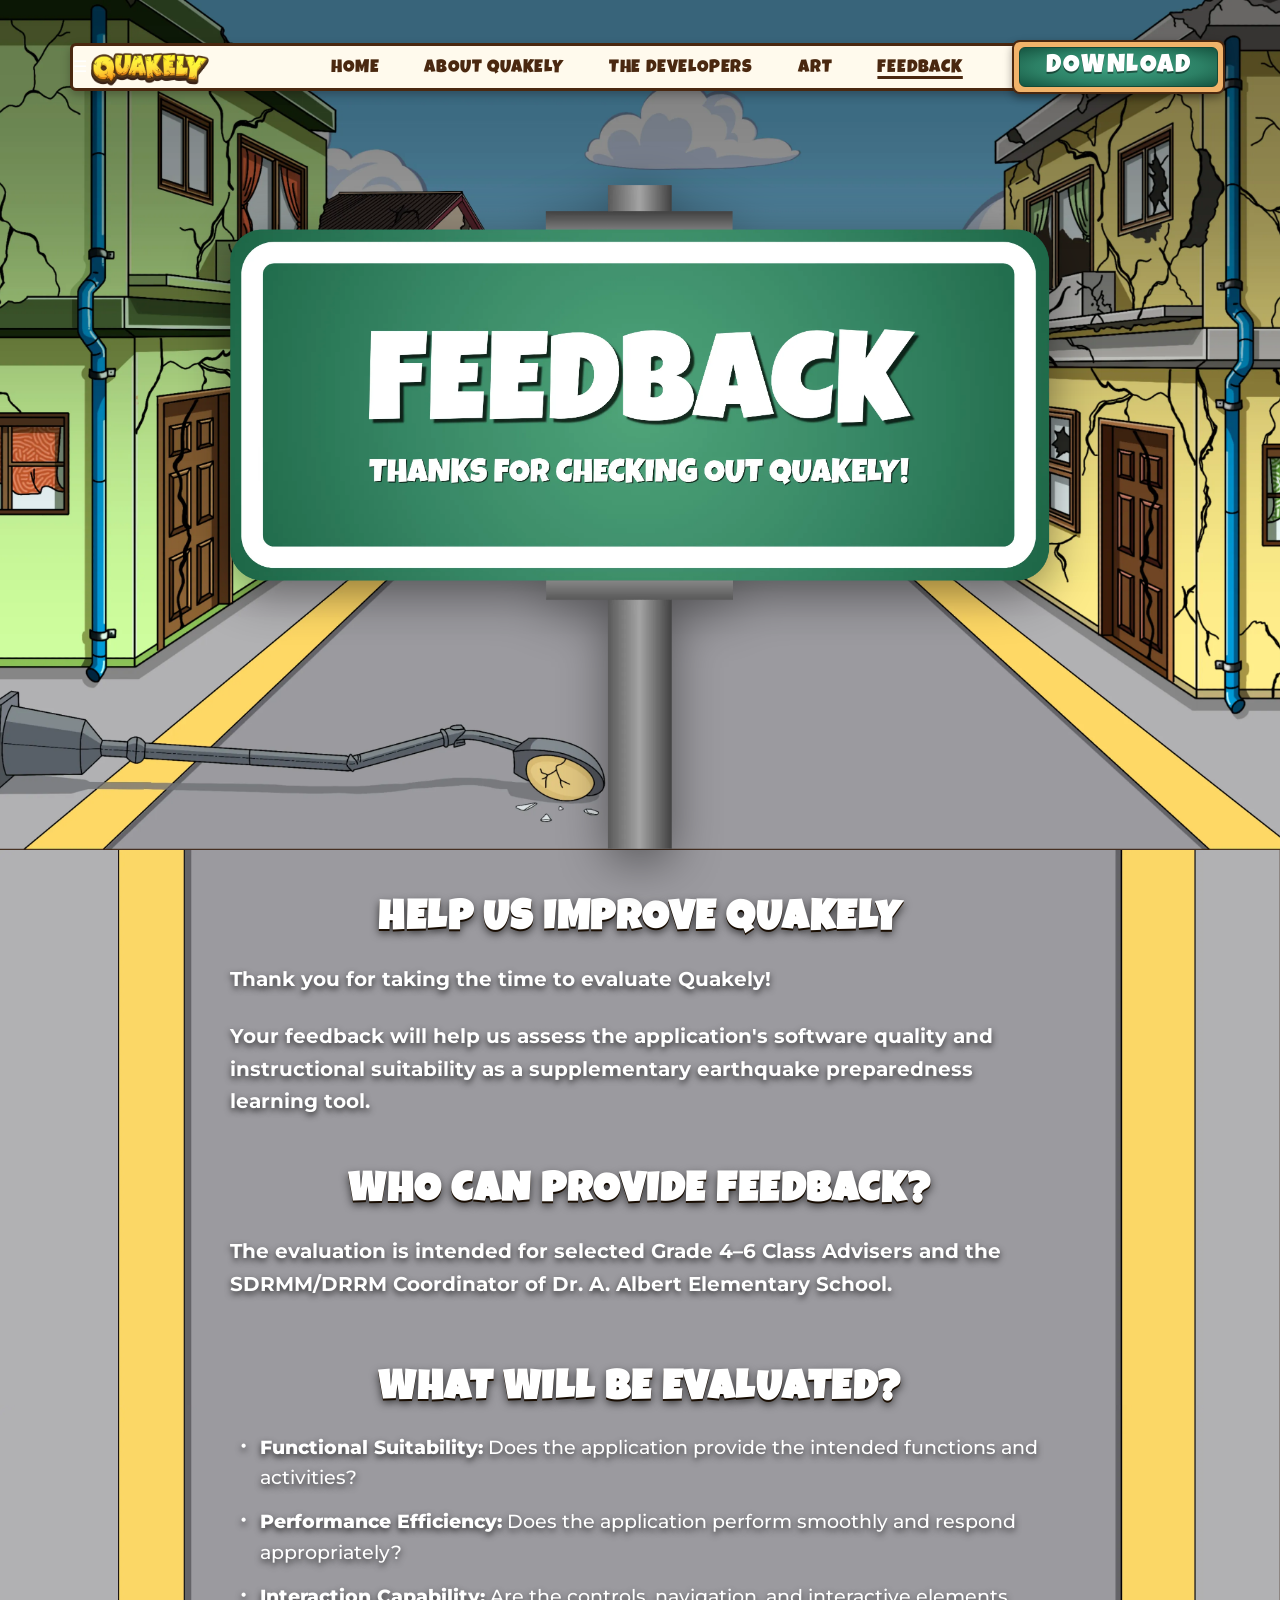
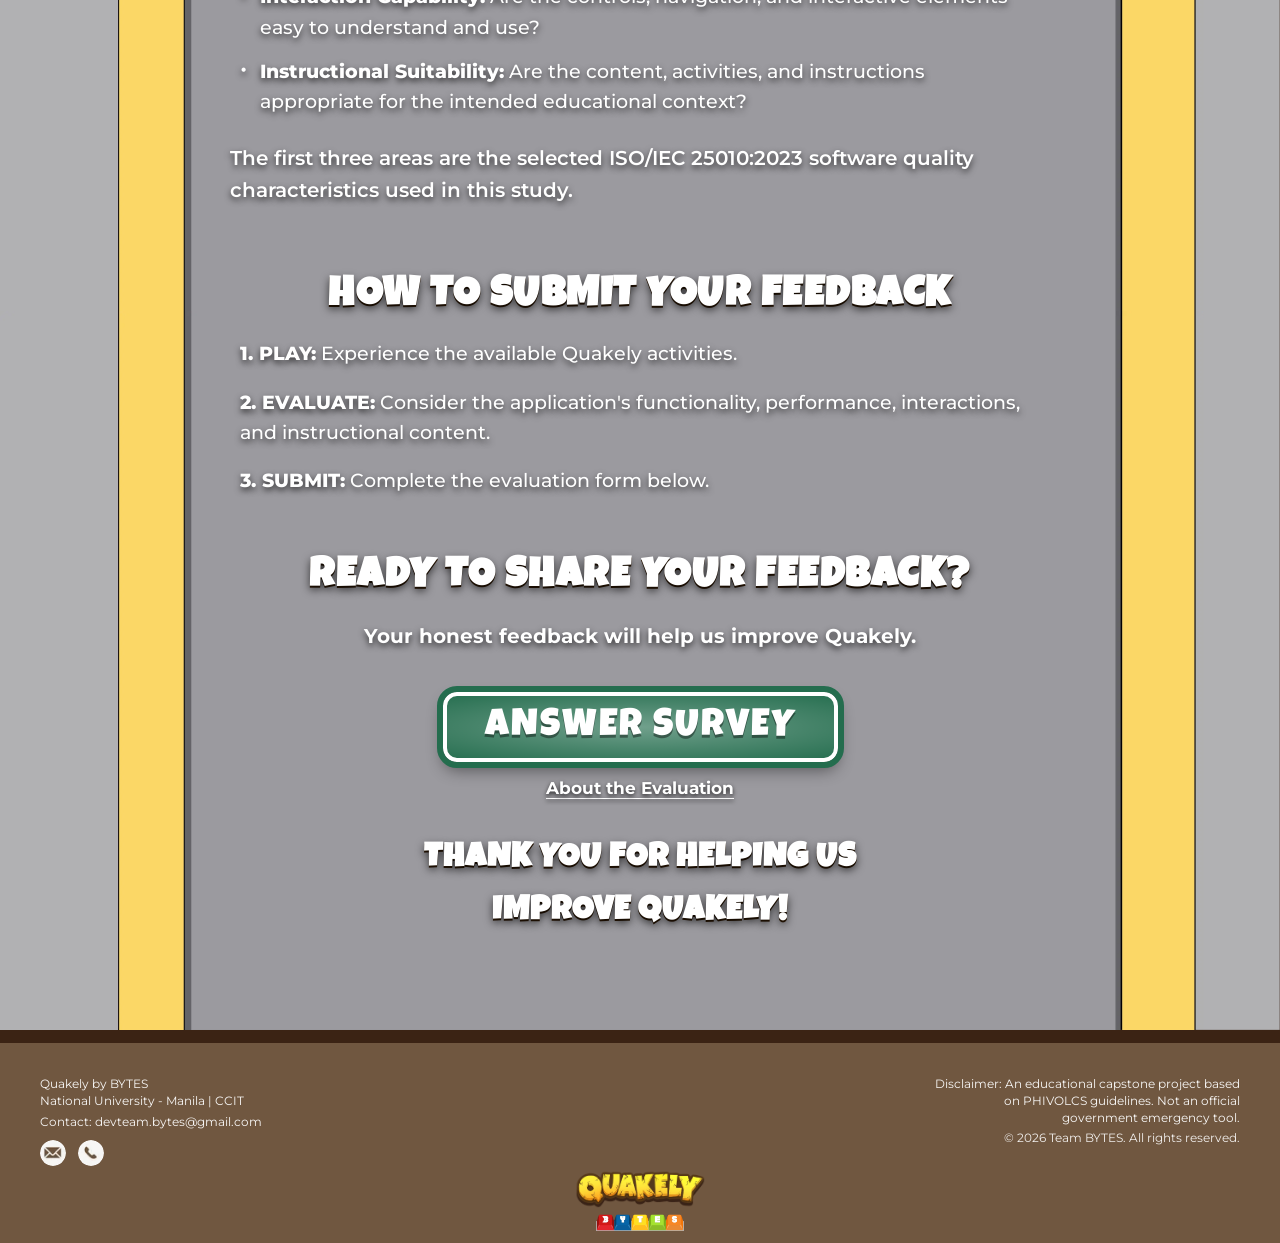
<file: Quakely_Website/feedback.html>
<!doctype html>
<html lang="en">
  <head>
    <meta charset="utf-8" />
    <meta content="width=device-width, initial-scale=1.0" name="viewport" />
    <title>Feedback - Quakely</title>
    <link href="https://fonts.googleapis.com" rel="preconnect" />
    <link crossorigin="" href="https://fonts.gstatic.com" rel="preconnect" />
    <link
      href="https://fonts.googleapis.com/css2?family=Luckiest+Guy&family=Montserrat:ital,wght@0,400;0,500;0,600;0,700;0,800;1,400&display=swap"
      rel="stylesheet"
    />
    <link href="styles/feedback.css" rel="stylesheet" />
    <style>
      /* Nav logo + links hover */
      .nav-logo {
        display: inline-block;
        transition: translate 0.25s ease, filter 0.25s ease;
      }

      .nav-logo:hover {
        translate: 0 -2px;
        filter: brightness(1.08) drop-shadow(0 4px 10px rgba(0, 0, 0, 0.15));
      }

      .nav-links a {
        display: inline-block;
        transition: translate 0.2s ease, filter 0.2s ease;
      }

      .nav-links a:hover {
        translate: 0 -2px;
        filter: brightness(1.15);
      }

      .btn-download {
        display: inline-block;
        transition: translate 0.2s ease, filter 0.2s ease;
      }

      .btn-download:hover {
        translate: 0 -3px;
        filter: brightness(1.1);
      }

      /* Feedback sign hover */
      .feedback-sign-wrapper {
        transition: translate 0.25s ease, filter 0.25s ease;
      }

      .feedback-sign-wrapper:hover {
        translate: 0 -4px;
        filter: brightness(1.06) drop-shadow(0 8px 18px rgba(0, 0, 0, 0.2));
      }

      /* Answer Survey button hover */
      .btn-answer-survey {
        display: inline-block;
        transition: translate 0.2s ease, filter 0.2s ease;
      }

      .btn-answer-survey:hover {
        translate: 0 -3px;
        filter: brightness(1.15);
      }

      .btn-answer-survey:active {
        translate: 0 0;
        filter: brightness(0.95);
      }

      /* About the Evaluation button hover */
      .btn-about-eval {
        transition: translate 0.2s ease, filter 0.2s ease;
      }

      .btn-about-eval:hover {
        translate: 0 -3px;
        filter: brightness(1.1);
      }

      /* Modal close button hover */
      .modal-close-btn {
        transition: translate 0.2s ease, filter 0.2s ease;
      }

      .modal-close-btn:hover {
        translate: 0 -2px;
        filter: brightness(1.3);
      }

      /* Contact icons hover */
      .contact-icon-circle {
        transition: translate 0.2s ease, filter 0.2s ease;
      }

      .contact-icon-circle:hover {
        translate: 0 -3px;
        filter: brightness(1.1) drop-shadow(0 4px 8px rgba(0, 0, 0, 0.15));
      }
    </style>
  </head>
  <body>
    <div class="page-wrapper">
      <div class="nav-container">
        <header class="navbar">
          <a class="nav-logo" href="index.html">
            <img
              alt="Quakely Logo"
              height="356"
              src="Home Assets/Quakely Primary Logo.webp"
              width="2000"
            />
          </a>
<button id="resp-nav-toggle" aria-label="Menu" aria-expanded="false">☰</button>            ☰
          </button>
          <ul class="nav-links">
            <li><a href="index.html">HOME</a></li>
            <li><a href="about.html">ABOUT QUAKELY</a></li>
            <li><a href="devs.html">THE DEVELOPERS</a></li>
            <li><a href="art.html">ART</a></li>
            <li><a class="active" href="feedback.html">FEEDBACK</a></li>
          </ul>
          <a class="btn-download" href="download.html">
            <span>DOWNLOAD</span>
          </a>
        </header>
      </div>
      <main class="section-feedback-main">
        <section class="feedback-top-scene">
          <div class="feedback-sign-wrapper">
            <img
              alt="Share Your Feedback"
              class="feedback-sign-img"
              height="2225"
              loading="lazy"
              src="Feedback Assets/FEEDBACK SIGN.webp"
              width="2747"
            />
          </div>
        </section>
        <section class="feedback-road-scene">
          <div class="feedback-road-content">
            <div class="content-block">
              <h2>HELP US IMPROVE QUAKELY</h2>
              <p>Thank you for taking the time to evaluate Quakely!</p>
              <p>
                Your feedback will help us assess the application's software
                quality and instructional suitability as a supplementary
                earthquake preparedness learning tool.
              </p>
            </div>
            <div class="content-block">
              <h2>WHO CAN PROVIDE FEEDBACK?</h2>
              <p>
                The evaluation is intended for selected Grade 4–6 Class Advisers
                and the SDRMM/DRRM Coordinator of Dr. A. Albert Elementary
                School.
              </p>
            </div>
          </div>
        </section>
        <section class="feedback-road-scene section-evaluated">
          <div class="feedback-road-content">
            <div class="content-block">
              <h2>WHAT WILL BE EVALUATED?</h2>
              <ul>
                <li>
                  <strong>Functional Suitability:</strong> Does the application
                  provide the intended functions and activities?
                </li>
                <li>
                  <strong>Performance Efficiency:</strong> Does the application
                  perform smoothly and respond appropriately?
                </li>
                <li>
                  <strong>Interaction Capability:</strong> Are the controls,
                  navigation, and interactive elements easy to understand and
                  use?
                </li>
                <li>
                  <strong>Instructional Suitability:</strong> Are the content,
                  activities, and instructions appropriate for the intended
                  educational context?
                </li>
              </ul>
              <p class="sub-lead">
                The first three areas are the selected ISO/IEC 25010:2023
                software quality characteristics used in this study.
              </p>
            </div>
          </div>
        </section>
        <section class="feedback-road-scene section-submit">
          <div class="feedback-road-content">
            <div class="content-block">
              <h2>HOW TO SUBMIT YOUR FEEDBACK</h2>
              <ol>
                <li>
                  <strong>1. PLAY:</strong> Experience the available Quakely
                  activities.
                </li>
                <li>
                  <strong>2. EVALUATE:</strong> Consider the application's
                  functionality, performance, interactions, and instructional
                  content.
                </li>
                <li>
                  <strong>3. SUBMIT:</strong> Complete the evaluation form
                  below.
                </li>
              </ol>
            </div>
            <div class="content-block cta-content-block">
              <h2>READY TO SHARE YOUR FEEDBACK?</h2>
              <p>Your honest feedback will help us improve Quakely.</p>
              <a
                class="btn-answer-survey"
                href="https://docs.google.com/forms/d/e/1FAIpQLSfhSWTNYq4iRe2BgX1VZHH7TyLq57AmI5beFQHdReaB3a554w/viewform?usp=header"
                rel="noopener noreferrer"
                target="_blank"
              >
                <span>ANSWER SURVEY</span>
              </a>
              <button class="btn-about-eval" id="openModalBtn" type="button">
                About the Evaluation
              </button>
              <p class="thank-you-text">
                THANK YOU FOR HELPING US<br />IMPROVE QUAKELY!
              </p>
            </div>
          </div>
        </section>
      </main>
      <div aria-hidden="true" class="modal-overlay" id="evalModal">
        <div aria-modal="true" class="modal-box" role="dialog">
          <button
            aria-label="Close modal"
            class="modal-close-btn"
            id="closeModalBtn"
            type="button"
          >
            ×
          </button>
          <h3>About the Evaluation</h3>
          <p>
            This evaluation is part of the academic research and system
            evaluation of
            <strong>Quakely</strong> by
            <strong>Team BYTES of National University – Manila</strong>.
          </p>
          <p>
            The study evaluates
            <strong
              >Functional Suitability, Performance Efficiency, and Interaction
              Capability</strong
            >
            based on the
            <strong>ISO/IEC 25010:2023 Product Quality Model</strong>, together
            with the application's instructional suitability.
          </p>
        </div>
      </div>
      <footer class="footer">
        <div class="footer-inner">
          <div class="footer-columns">
            <div class="footer-left">
              <p>Quakely by BYTES</p>
              <p>National University - Manila | CCIT</p>
              <p style="margin-top: 4px">
                Contact:
                <a
                  class="email-link"
                  href="https://mail.google.com/mail/?view=cm&fs=1&to=devteam.bytes@gmail.com"
                  rel="noopener noreferrer"
                  target="_blank"
                >
                  devteam.bytes@gmail.com
                </a>
              </p>
              <div class="contact-icons-row">
                <a
                  class="contact-icon-circle"
                  href="https://mail.google.com/mail/?view=cm&fs=1&to=devteam.bytes@gmail.com"
                  rel="noopener noreferrer"
                  target="_blank"
                  title="Compose Email in Gmail"
                >
                  <img
                    alt="Email"
                    height="30"
                    loading="lazy"
                    src="Home Assets/EMAIL ICON.webp"
                    width="30"
                  />
                </a>
                <a
                  class="contact-icon-circle"
                  href="tel:+639991867943"
                  title="Call Us"
                >
                  <img
                    alt="Phone"
                    height="30"
                    loading="lazy"
                    src="Home Assets/PHONE ICON.webp"
                    width="30"
                  />
                </a>
              </div>
            </div>
            <div class="footer-right">
              <p style="padding-bottom: 4px">
                Disclaimer: An educational capstone project based<br />
                on PHIVOLCS guidelines. Not an official<br />
                government emergency tool.
              </p>
              <p class="copyright">© 2026 Team BYTES. All rights reserved.</p>
            </div>
          </div>
          <div class="footer-center">
            <div class="footer-logos">
              <img
                alt="Quakely Logo"
                class="quakely-logo"
                height="356"
                src="Home Assets/Quakely Primary Logo.webp"
                width="2000"
              />
              <img
                alt="BYTES Logo"
                class="bytes-logo"
                height="606"
                src="Home Assets/BYTES logo transp bg.webp"
                width="2686"
              />
            </div>
          </div>
        </div>
      </footer>
    </div>
    <script>
      const modal = document.getElementById("evalModal");
      const openBtn = document.getElementById("openModalBtn");
      const closeBtn = document.getElementById("closeModalBtn");

      openBtn.addEventListener("click", () => {
        modal.classList.add("active");
        modal.setAttribute("aria-hidden", "false");
      });

      closeBtn.addEventListener("click", () => {
        modal.classList.remove("active");
        modal.setAttribute("aria-hidden", "true");
      });

      modal.addEventListener("click", (e) => {
        if (e.target === modal) {
          modal.classList.remove("active");
          modal.setAttribute("aria-hidden", "true");
        }
      });

      document.addEventListener("keydown", (e) => {
        if (e.key === "Escape" && modal.classList.contains("active")) {
          modal.classList.remove("active");
          modal.setAttribute("aria-hidden", "true");
        }
      });

      // Responsive Navbar Toggle
const navToggleBtn = document.getElementById("resp-nav-toggle");
const navbarEl = document.querySelector(".navbar");

if (navToggleBtn && navbarEl) {
  navToggleBtn.addEventListener("click", () => {
    navbarEl.classList.toggle("resp-open");
    const isExpanded = navbarEl.classList.contains("resp-open");
    navToggleBtn.setAttribute("aria-expanded", isExpanded);
  });
}
    </script>
  </body>
</html>
</file>
<file: Quakely_Website/styles/art.css>
:root {
  --primary-yellow: #ffd200;
  --text-brown: #4a2810;
  --nav-bg: #fffaed;
  --nav-border: #91532b;
  --btn-orange-border: #f1b36a;
}

* {
  box-sizing: border-box;
  margin: 0;
  padding: 0;
}

body {
  font-family: "Montserrat", sans-serif;
  color: #ffffff;
  background-color: #f7a661;
  background-image: url("../Art Assets/TABLE BASE.webp");
  background-position: top center;
  background-repeat: repeat-y;
  background-size: 100% auto;
  overflow-x: hidden;
}

.page-wrapper {
  position: relative;
  width: 100%;
  display: flex;
  flex-direction: column;
  align-items: center;
  background: transparent;
}

/* NAVBAR */
.nav-container {
  position: absolute;
  top: 0;
  left: 0;
  width: 100%;
  display: flex;
  justify-content: center;
  padding: 20px 24px 0 24px;
  z-index: 50;
}

.navbar {
  position: relative;
  width: 100%;
  max-width: 1380px;
  margin-top: 3vh;
  height: 48px;
  background-color: var(--nav-bg);
  border: 3px solid var(--text-brown);
  border-radius: 6px;
  display: flex;
  justify-content: center;
  align-items: center;
  padding: 0;
  box-shadow: 0 4px 10px rgba(0, 0, 0, 0.25);
  z-index: 10;
  box-sizing: border-box;
}

.nav-logo {
  position: absolute;
  left: -22px;
  top: 50%;
  transform: translateY(-45%);
  display: flex;
  align-items: center;
  z-index: 12;
}

.nav-logo img {
  height: 35px;
  width: auto;
  display: block;
  pointer-events: none;
}

.nav-links {
  display: flex;
  list-style: none;
  align-items: center;
  gap: 85px;
  margin: 0 auto;
}

.nav-links a {
  text-decoration: none;
  color: var(--text-brown);
  font-family: "Luckiest Guy", cursive;
  font-size: 20px;
  letter-spacing: 0.8px;
  text-transform: uppercase;
  transition: opacity 0.2s ease;
}

.nav-links a:hover {
  opacity: 0.8;
}

.nav-links a.active {
  text-decoration: underline;
  text-decoration-thickness: 3px;
  text-underline-offset: 4px;
}

.btn-download {
  position: absolute;
  right: -18px;
  top: 50%;
  transform: translateY(-50%);
  z-index: 12;
  display: inline-flex;
  align-items: center;
  justify-content: center;
  text-decoration: none;
  cursor: pointer;
  background-color: var(--btn-orange-border);
  border: 2.5px solid var(--text-brown);
  border-radius: 8px;
  padding: 5px;
  box-shadow: 0 4px 8px rgba(0, 0, 0, 0.35);
  transition: transform 0.1s ease;
}

.btn-download span {
  display: block;
  background: radial-gradient(
    ellipse at center,
    #3ea383 0%,
    #2c8065 60%,
    #165541 100%
  );
  border: 1.5px solid #144937;
  border-radius: 6px;
  padding: 6px 26px;
  color: #ffffff;
  font-family: "Luckiest Guy", cursive;
  font-size: 26px;
  letter-spacing: 1.5px;
  text-transform: uppercase;
  text-shadow: 0 2px 0px rgba(0, 0, 0, 0.45);
}

.btn-download:active {
  transform: translateY(calc(-50% + 2px));
}

.book-header-section {
  position: relative;
  width: 100%;
  max-width: 1100px;
  display: flex;
  justify-content: center;
  align-items: center;
  margin-top: 30px;
  margin-bottom: 90px;
  padding: 0 20px;
}

.book-container {
  position: relative;
  width: 90%;
  max-width: 880px;
  display: flex;
  align-items: center;
  justify-content: center;
}

.book-whole-img {
  width: 145%;
  height: auto;
  display: block;
  filter: drop-shadow(0 14px 24px rgba(0, 0, 0, 0.35));
}

.art-logo-img {
  position: absolute;
  left: 4.5%;
  top: 50%;
  transform: translateY(-50%);
  width: 44.3%;
  height: auto;
  z-index: 6;
  filter: drop-shadow(0 8px 14px rgba(0, 0, 0, 0.35));
}

.polaroids-img {
  position: absolute;
  right: 4.5%;
  top: 53%;
  transform: translateY(-50%);
  width: 40.9%;
  height: auto;
  z-index: 6;
  filter: drop-shadow(0 8px 14px rgba(0, 0, 0, 0.3));
}

.art-gallery-container {
  position: relative;
  width: 100%;
  max-width: 1050px;
  display: flex;
  flex-direction: column;
  gap: 80px;
  padding: 0 25px 120px 25px;
}

.character-showcase-row {
  position: relative;
  width: 100%;
  display: flex;
  justify-content: space-between;
  align-items: flex-start;
  gap: 35px;
}

.art-card-item {
  position: relative;
  filter: drop-shadow(0 12px 20px rgba(0, 0, 0, 0.3));
}

.art-card-img,
.card-page-bg {
  width: 100%;
  height: 100%;
  object-fit: fill;
  display: block;
}

.text-page-content {
  position: absolute;
  top: 0;
  left: 0;
  width: 100%;
  height: 100%;
  display: flex;
  flex-direction: column;
  align-items: center;
  justify-content: flex-start;
  padding: 40px 28px;
  box-sizing: border-box;
  z-index: 10;
}

/* Individual Character Positions */
.chichi-card-left {
  width: 450px;
  height: 530px;
  top: -50px;
  left: 1px;
  transform: rotate(-10deg);
}
.chichi-card-right {
  width: 450px;
  height: 530px;
  top: -60px;
  left: -10px;
}
.chichi-title-logo {
  position: relative;
  width: 60%;
  max-width: 270px;
  height: auto;
  top: -35px;
  left: 10px;
  margin-bottom: 22px;
  filter: drop-shadow(0 4px 6px rgba(0, 0, 0, 0.2));
}
.chichi-desc-text {
  position: relative;
  color: #4a2810;
  font-size: 16px;
  font-weight: 700;
  line-height: 1.45;
  text-align: center;
  top: -92px;
  left: 10px;
  padding: 0 10px;
}

.ningning-card-left {
  width: 450px;
  height: 530px;
  top: -20px;
  left: -30px;
}
.ningning-card-right {
  width: 450px;
  height: 530px;
  top: -30px;
  left: -40px;
  transform: rotate(10deg);
}
.ningning-title-logo {
  position: relative;
  width: 80%;
  max-width: 310px;
  height: auto;
  top: -30px;
  left: -10px;
  margin-bottom: 22px;
  filter: drop-shadow(0 4px 6px rgba(0, 0, 0, 0.2));
}
.ningning-desc-text {
  position: relative;
  color: #4a2810;
  font-size: 16px;
  font-weight: 700;
  line-height: 1.45;
  text-align: center;
  top: -80px;
  left: -10px;
  padding: 0 10px;
}

.paopao-card-left {
  width: 450px;
  height: 530px;
  top: 10px;
  left: 1px;
  transform: rotate(-10deg);
}
.paopao-card-right {
  width: 450px;
  height: 530px;
  top: 5px;
  left: -10px;
}
.paopao-title-logo {
  position: relative;
  width: 70%;
  max-width: 280px;
  height: auto;
  top: -35px;
  left: 10px;
  margin-bottom: 22px;
  filter: drop-shadow(0 4px 6px rgba(0, 0, 0, 0.2));
}
.paopao-desc-text {
  position: relative;
  color: #4a2810;
  font-size: 17px;
  font-weight: 700;
  line-height: 1.45;
  text-align: center;
  top: -92px;
  left: 15px;
  padding: 0 10px;
}

/* Character Expressions */
.char-faces-img {
  position: relative;
  width: 90%;
  max-width: 360px;
  height: auto;
  object-fit: contain;
  display: block;
  filter: drop-shadow(0 4px 8px rgba(0, 0, 0, 0.15));
}

.chichi-faces {
  top: -80px;
  left: 10px;
}

.ningning-faces {
  top: -65px;
  left: -10px;
}

.paopao-faces {
  top: -80px;
  left: 15px;
}

/* Character Images & Carousel Buttons */
.char-display-img {
  position: absolute;
  top: 50%;
  left: 50%;
  transform: translate(-50%, -50%);
  width: 82%;
  height: 82%;
  object-fit: contain;
  z-index: 5;
  pointer-events: none;
}

.char-arrow-btn {
  position: absolute;
  top: 50%;
  transform: translateY(-50%);
  background: transparent;
  border: none;
  cursor: pointer;
  padding: 0;
  display: flex;
  align-items: center;
  justify-content: center;
  z-index: 15;
  transition:
    transform 0.15s ease,
    filter 0.15s ease;
}

.char-arrow-btn img {
  width: 115px;
  height: auto;
  display: block;
  filter: drop-shadow(0 4px 6px rgba(0, 0, 0, 0.35));
}

.char-arrow-btn:hover {
  filter: brightness(1.1);
}

.char-arrow-btn:active {
  transform: translateY(calc(-50% + 2px)) scale(0.92);
}

.char-arrow-left {
  left: -60px;
}

.char-arrow-left img {
  transform: scaleX(-1);
}

.char-arrow-right {
  right: -60px;
}

/* CAROUSEL SECTIONS (NPCS & ENVIRONMENTS) */
.carousel-container {
  position: relative;
  width: 100%;
  display: flex;
  align-items: center;
  justify-content: center;
  margin-top: 15px;
}

.carousel-board {
  position: relative;
  width: 100%;
  max-width: 990px;
  height: 565px;
  background-color: #faedcf;
  border: 7px solid #6e3e12;
  border-radius: 4px;
  box-shadow: 0 14px 28px rgba(0, 0, 0, 0.3);
  padding: 0;
  overflow: hidden;
}

.carousel-header-title {
  position: absolute;
  top: 20px;
  left: 50%;
  transform: translateX(-50%);
  height: 90px;
  width: auto;
  object-fit: contain;
  filter: drop-shadow(0 3px 6px rgba(0, 0, 0, 0.2));
  user-select: none;
  z-index: 10;
}

.carousel-arrow-btn {
  position: absolute;
  top: 50%;
  transform: translateY(-50%);
  background: transparent;
  border: none;
  cursor: pointer;
  padding: 0;
  display: flex;
  align-items: center;
  justify-content: center;
  z-index: 20;
  transition:
    transform 0.15s ease,
    filter 0.15s ease;
}

.carousel-arrow-btn img {
  width: 150px;
  height: auto;
  display: block;
  filter: drop-shadow(0 4px 8px rgba(0, 0, 0, 0.2));
}

.carousel-arrow-btn:hover {
  filter: brightness(1.08);
}

.carousel-arrow-btn:active {
  transform: translateY(calc(-50% + 2px)) scale(0.95);
}

.carousel-arrow-left {
  left: -115px;
}

.carousel-arrow-left img {
  transform: scaleX(-1);
}

.carousel-arrow-right {
  right: -115px;
}

.npc-slide {
  display: none;
  position: absolute;
  top: 95px;
  bottom: 25px;
  left: 35px;
  right: 35px;
  align-items: center;
  justify-content: space-between;
  gap: 24px;
}

.npc-slide.active {
  display: flex;
}

.npc-left-col {
  flex: 1.3;
  height: 100%;
  display: flex;
  align-items: center;
  justify-content: center;
}

.npc-large-img {
  max-width: 100%;
  height: 100%;
  max-height: 440px;
  object-fit: contain;
  display: block;
}

.npc-right-col {
  flex: 1;
  height: 100%;
  display: flex;
  flex-direction: column;
  justify-content: flex-start;
  padding-left: 8px;
}

.npc-name {
  font-family: "Luckiest Guy", cursive;
  font-size: 38px;
  letter-spacing: 0.5px;
  margin-top: 25px;
  margin-bottom: auto;
  align-items: center;
  text-transform: uppercase;
}

.npc-name.color-teacher {
  color: #e763af;
}

.npc-name.color-pink {
  color: #ff75ac;
}

.npc-name.color-orange {
  color: #ff9100;
}

.npc-name.color-tan {
  color: #c98a4a;
}

.npc-desc {
  color: #614124;
  font-size: 19px;
  font-weight: 700;
  line-height: 1.45;
  margin-top: 0px;
  margin-bottom: auto;
}

.npc-preview-box {
  width: 90%;
  height: 235px;
  border: 6px solid #e763af;
  border-radius: 4px;
  overflow: hidden;
  background-color: #000000;
  box-shadow: 0 4px 10px rgba(0, 0, 0, 0.2);
  margin-top: 10px;
}

.npc-preview-box.border-teacher {
  border-color: #e763af;
}

.npc-preview-box.border-pink {
  border-color: #ff75ac;
}

.npc-preview-box.border-orange {
  border-color: #f9a603;
}

.npc-preview-box.border-tan {
  border-color: #d19757;
}

.npc-preview-img {
  width: 100%;
  height: 100%;
  object-fit: cover;
  display: block;
}

.env-content-area {
  position: absolute;
  top: 95px;
  bottom: 25px;
  left: 35px;
  right: 35px;
  display: flex;
  align-items: center;
  justify-content: center;
}

/* FOOTER */
.footer {
  width: 100%;
  background-color: #705740;
  display: flex;
  justify-content: center;
  align-items: center;
  padding: 33px 0 12px 0;
  z-index: 5;
}

.footer-inner {
  width: 100%;
  max-width: 1300px;
  padding: 0 40px;
  font-size: 12px;
  font-weight: 400;
  font-family: "Montserrat", sans-serif;
}

.footer-columns {
  display: flex;
  justify-content: space-between;
  gap: 30px;
  line-height: 1.4;
  opacity: 0.95;
}

.footer-left {
  text-align: left;
}

.footer-left p {
  margin: 0;
  line-height: 1.4;
}

.email-link {
  color: #ffffff;
  text-decoration: none;
  transition: opacity 0.2s ease;
}

.email-link:visited {
  color: #ffffff;
}

.email-link:hover {
  text-decoration: underline;
  opacity: 0.85;
}

.contact-icons-row {
  display: flex;
  align-items: center;
  gap: 12px;
  margin-top: 10px;
}

.contact-icon-circle {
  width: 26px;
  height: 26px;
  border-radius: 50%;
  display: inline-flex;
  align-items: center;
  justify-content: center;
  overflow: hidden;
  text-decoration: none;
  transition:
    transform 0.2s ease,
    opacity 0.2s ease;
}

.contact-icon-circle:hover {
  transform: translateY(-2px);
  opacity: 0.85;
}

.contact-icon-circle img {
  width: 100%;
  height: 100%;
  object-fit: cover;
  border-radius: 50%;
  display: block;
}

.footer-right {
  text-align: right;
}

.footer-right p {
  margin: 0;
  line-height: 1.4;
}

.footer-center {
  display: flex;
  justify-content: center;
  align-items: center;
  margin-top: 4px;
}

.footer-logos {
  display: inline-flex;
  flex-direction: column;
  align-items: center;
  gap: 3px;
}

.footer-logos img.quakely-logo {
  height: 38px;
  width: auto;
}

.footer-logos img.bytes-logo {
  height: 20px;
  width: auto;
}

.copyright {
  display: block;
  text-align: right;
  margin-top: 14px;
  font-size: 12px;
  opacity: 0.95;
  font-weight: 400;
}

#resp-nav-toggle {
  display: none;
  background: transparent;
  border: none;
  font-size: 28px;
  color: var(--text-brown);
  cursor: pointer;
  padding: 0 10px;
  position: absolute;
  right: 15px;
}

@media (max-width: 1024px) {
  .nav-links {
    gap: 30px;
  }
  .nav-links a {
    font-size: 18px;
  }
  .btn-download span {
    font-size: 20px;
    padding: 5px 15px;
  }
}

@media (max-width: 990px) {
  .book-header-section {
    margin-top: 80px;
  }
  .character-showcase-row {
    flex-direction: column;
    gap: 40px;
    align-items: center;
  }
  .art-card-item,
  .chichi-card-left,
  .chichi-card-right,
  .ningning-card-left,
  .ningning-card-right,
  .paopao-card-left,
  .paopao-card-right {
    width: 90% !important;
    max-width: 100% !important;
    height: auto !important;
    top: auto !important;
    left: auto !important;
    transform: none !important;
  }
  .text-page-content {
    padding: 30px 20px;
    justify-content: center;
  }
  .chichi-title-logo,
  .ningning-title-logo,
  .paopao-title-logo,
  .chichi-desc-text,
  .ningning-desc-text,
  .paopao-desc-text,
  .char-faces-img {
    top: 0 !important;
    left: 0 !important;
    margin: 0 0 12px 0 !important;
  }
  .char-faces-img {
    margin-bottom: 0 !important;
    max-width: 75% !important;
  }
  .carousel-board {
    height: auto;
    min-height: 520px;
    padding: 20px 16px;
  }
  .carousel-header-title {
    position: static;
    transform: none;
    margin: 0 auto 15px auto;
    display: block;
    width: 220px;
  }
  .npc-slide,
  .env-content-area {
    position: static;
  }
  .carousel-arrow-left {
    left: -15px;
  }
  .carousel-arrow-right {
    right: -15px;
  }
  .carousel-arrow-btn {
    top: 40%;
  }
  .carousel-arrow-btn[onclick*="moveEnv"] {
    top: 60%;
  }
  .carousel-arrow-btn img {
    width: 100px;
  }
}

/* TABLET */
@media (max-width: 900px) {
  /* HEADER & FOOTER */
  .nav-links {
    display: flex;
    gap: 15px;
    margin: 0 auto;
  }
  .nav-links a {
    font-size: 14px;
  }
  .nav-logo {
    left: 10px;
  }
  .nav-logo img {
    height: 28px;
  }
  .btn-download {
    right: 10px;
  }
  .btn-download span {
    font-size: 14px;
    padding: 4px 10px;
  }

  .footer-columns {
    flex-direction: row;
    text-align: left;
    gap: 30px;
  }
  .contact-icons-row {
    justify-content: flex-start;
  }
  .footer-right {
    text-align: right;
  }
  .copyright {
    text-align: right;
    margin-top: 14px;
  }
}

/* MOBILE */
@media (max-width: 600px) {
  /* Hide environment buttons on mobile */
  .carousel-btn[onclick*="moveEnv"],
  .carousel-arrow-btn[onclick*="moveEnv"] {
    display: none !important;
  }

  @media (max-width: 600px) {
    /* Ensure the header title centers perfectly on mobile */
    .carousel-board:has(#envImageDisplay) .carousel-header-title {
      position: relative !important;
      top: 0 !important;
      left: 0 !important;
      display: block !important;
      margin: 0 auto 10px auto !important; /* Horizontally centers the title element */
      width: 170px !important;
      height: auto !important;
      transform: none !important;
      z-index: 10 !important;
    }
  }

  /* HEADER & FOOTER */
  .navbar {
    flex-wrap: wrap;
    justify-content: space-between;
    padding: 8px 16px;
    height: auto;
    min-height: 48px;
  }
  .nav-logo {
    position: static;
    transform: none;
    margin-left: -30px;
  }
  .nav-logo img {
    height: 26px;
  }
  #resp-nav-toggle {
    display: block;
    position: static;
  }
  .nav-links {
    display: none;
    width: 100%;
    flex-direction: column;
    order: 3;
    margin-top: 15px;
    gap: 15px;
  }
  .btn-download {
    display: none;
  }

  .navbar.resp-open .nav-links {
    display: flex;
  }
  .navbar.resp-open .btn-download {
    display: inline-flex !important;
    position: relative !important;
    top: auto !important;
    right: auto !important;
    transform: none !important;
    margin: 15px auto 0 auto !important;
    order: 4 !important;
  }
  .navbar.resp-open .btn-download span {
    font-size: 16px !important;
    padding: 6px 20px !important;
  }

  .footer-columns {
    flex-direction: column;
    text-align: center;
    gap: 20px;
  }
  .footer-left {
    text-align: center;
  }
  .footer-right {
    text-align: center;
  }
  .contact-icons-row {
    justify-content: center;
  }
  .copyright {
    text-align: center;
    margin-top: 0;
  }
  .footer-center {
    margin-top: 20px;
  }
  .footer-inner {
    padding: 0 20px;
  }

  /* ART SPECIFIC */
  .book-header-section {
    margin-top: 110px;
  }
  .text-page-content {
    padding: 40px 20px;
  }
  .chichi-title-logo,
  .ningning-title-logo,
  .paopao-title-logo {
    width: 50% !important;
    margin-bottom: 8px !important;
  }
  .chichi-desc-text,
  .ningning-desc-text,
  .paopao-desc-text {
    font-size: 13px !important;
    margin-bottom: 8px !important;
    line-height: 1.3;
  }
  .char-faces-img {
    max-width: 60% !important;
  }

  /* CHARACTERS CAROUSEL BUTTONS */
  .char-arrow-left {
    left: -10px;
  }
  .char-arrow-right {
    right: -10px;
  }
  .char-arrow-btn img {
    width: 60px;
  }

  /* NPC CAROUSEL SPECIFICS */
  .carousel-board {
    min-height: auto;
  }
  .npc-slide.active {
    flex-direction: column;
  }
  .npc-left-col,
  .npc-right-col {
    width: 100%;
  }
  .npc-preview-box {
    height: 180px;
  }

  /* ENVIRONMENTS CAROUSEL SCOPED ISOLATION */
  .carousel-board:has(#envImageDisplay) {
    height: auto !important;
    min-height: 340px !important;
    padding: 16px 10px 20px 10px !important;
    display: flex !important;
    flex-direction: column !important;
    align-items: center !important;
  }

  .carousel-board:has(#envImageDisplay) .carousel-header-title {
    width: 170px !important;
    height: auto !important;
    margin: 0 auto 10px auto !important;
    position: relative !important;
    top: 0 !important;
    z-index: 10 !important;
  }

  .carousel-board:has(#envImageDisplay) .env-content-area {
    position: relative !important;
    width: 100% !important;
    height: 210px !important;
    top: 0 !important;
    bottom: 0 !important;
    left: 0 !important;
    right: 0 !important;
    display: flex !important;
    align-items: center !important;
    justify-content: center !important;
  }

  .carousel-board:has(#envImageDisplay) .carousel-cards-stage {
    width: 100% !important;
    height: 100% !important;
  }

  .carousel-board:has(#envImageDisplay) .carousel-card {
    width: 75% !important;
    max-width: none !important;
    border-width: 3px !important;
  }

  /* Side card offsets for smaller viewports */
  .carousel-board:has(#envImageDisplay) .carousel-card.prev {
    transform: translateX(-100px) scale(0.8) !important;
  }

  .carousel-board:has(#envImageDisplay) .carousel-card.next {
    transform: translateX(100px) scale(0.8) !important;
  }

  .carousel-board:has(#envImageDisplay) .carousel-card.active {
    transform: scale(1) !important;
  }

  /* Environment Arrows Placement */
  .carousel-arrow-btn[onclick*="moveEnv"] {
    top: auto !important;
    bottom: 12px !important;
    transform: none !important;
    z-index: 30 !important;
  }

  .carousel-arrow-btn[onclick*="moveEnv"].carousel-arrow-left {
    left: 10px !important;
  }

  .carousel-arrow-btn[onclick*="moveEnv"].carousel-arrow-right {
    right: 10px !important;
  }

  .carousel-arrow-btn[onclick*="moveEnv"] img {
    width: 55px !important;
  }
}

/* MACBOOK (1280x800) & MID-SIZE LAPTOPS */
@media screen and (min-width: 1025px) and (max-width: 1366px),
  screen and (width: 1280px) and (height: 800px) {
  /* Navbar spacing adjustments */
  .navbar {
    max-width: 1150px;
    margin-top: 2.5vh;
  }

  .nav-links {
    gap: 48px;
  }

  .nav-links a {
    font-size: 18px;
  }

  .btn-download span {
    font-size: 22px;
    padding: 5px 20px;
  }

  /* Header & Book Section scaling */
  .book-header-section {
    max-width: 950px;
    margin-bottom: 60px;
  }

  /* Main Art Gallery & Character Row scaling */
  .art-gallery-container {
    max-width: 960px;
    gap: 60px;
    padding-bottom: 80px;
  }

  .character-showcase-row {
    gap: 20px;
  }

  .chichi-card-left,
  .chichi-card-right,
  .ningning-card-left,
  .ningning-card-right,
  .paopao-card-left,
  .paopao-card-right {
    width: 390px;
    height: 460px;
  }

  .chichi-desc-text,
  .ningning-desc-text,
  .paopao-desc-text {
    font-size: 14px;
    line-height: 1.35;
  }

  .char-faces-img {
    max-width: 300px;
  }

  .char-arrow-btn img {
    width: 90px;
  }

  .char-arrow-left {
    left: -45px;
  }

  .char-arrow-right {
    right: -45px;
  }

  /* Carousel Section scaling */
  .carousel-board {
    max-width: 880px;
    height: 500px;
  }

  .carousel-header-title {
    height: 75px;
  }

  .npc-slide,
  .env-content-area {
    top: 80px;
  }

  .npc-name {
    font-size: 32px;
    margin-top: 15px;
  }

  .npc-desc {
    font-size: 16px;
  }

  .npc-preview-box {
    height: 200px;
  }

  .carousel-arrow-btn img {
    width: 120px;
  }

  .carousel-arrow-left {
    left: -90px;
  }

  .carousel-arrow-right {
    right: -90px;
  }
}
</file>
<file: Quakely_Website/styles/devs.css>
:root {
  --primary-yellow: #ffd200;
  --text-brown: #4a2810;
  --nav-bg: #fffaed;
  --nav-border: #91532b;
  --btn-orange-border: #f1b36a;
  --paper-cream: #fdfbf3;
  --paper-line: #e3e1d6;
  --card-green-1: #b6e05a;
  --card-green-2: #5c8f2f;
  --card-red-1: #ff6b5b;
  --card-red-2: #b3231f;
}

* {
  box-sizing: border-box;
  margin: 0;
  padding: 0;
}

html {
  scroll-behavior: smooth;
}

body {
  font-family: "Montserrat", sans-serif;
  color: #ffffff;
  background-color: #1e5a40;
  overflow-x: hidden;
}

.page-wrapper {
  position: relative;
  width: 100%;
  display: flex;
  flex-direction: column;
  align-items: center;
  background-color: #1e5a40;
}

a {
  color: inherit;
}
img {
  max-width: 100%;
  display: block;
}

/* NAVBAR*/
.nav-container {
  position: absolute;
  top: 0;
  left: 0;
  width: 100%;
  display: flex;
  justify-content: center;
  padding: 20px 24px 0 24px;
  z-index: 50;
}

.navbar {
  position: relative;
  width: 100%;
  max-width: 1380px;
  margin-top: 3vh;
  height: 48px;
  background-color: var(--nav-bg);
  border: 3px solid var(--text-brown);
  border-radius: 6px;
  display: flex;
  justify-content: center;
  align-items: center;
  padding: 0;
  box-shadow: 0 4px 10px rgba(0, 0, 0, 0.25);
  z-index: 10;
}

.nav-logo {
  position: absolute;
  left: -22px;
  top: 50%;
  transform: translateY(-45%);
  display: flex;
  align-items: center;
  z-index: 12;
}

.nav-logo img {
  height: 35px;
  width: auto;
  display: block;
  pointer-events: none;
}

.nav-links {
  display: flex;
  list-style: none;
  align-items: center;
  gap: 85px;
  margin: 0 auto;
}

.nav-links a {
  text-decoration: none;
  color: var(--text-brown);
  font-family: "Luckiest Guy", cursive;
  font-size: 20px;
  letter-spacing: 0.8px;
  text-transform: uppercase;
  transition: opacity 0.2s ease;
}

.nav-links a:hover {
  opacity: 0.8;
}

.nav-links a.active {
  text-decoration: underline;
  text-decoration-thickness: 3px;
  text-underline-offset: 4px;
}

/* 1. Download Button Hover */
.btn-download {
  position: absolute;
  right: -18px;
  top: 50%;
  transform: translateY(-50%);
  z-index: 12;
  display: inline-flex;
  align-items: center;
  justify-content: center;
  text-decoration: none;
  cursor: pointer;
  background-color: var(--btn-orange-border);
  border: 2.5px solid var(--text-brown);
  border-radius: 8px;
  padding: 5px;
  box-shadow: 0 4px 8px rgba(0, 0, 0, 0.35);
  transition:
    transform 0.2s ease,
    box-shadow 0.2s ease;
}

.btn-download:hover,
.btn-download:hover span {
  opacity: 1 !important;
  filter: brightness(1.08);
}

.btn-download span {
  display: block;
  background: radial-gradient(
    ellipse at center,
    #3ea383 0%,
    #2c8065 60%,
    #165541 100%
  );
  border: 1.5px solid #144937;
  border-radius: 6px;
  padding: 6px 26px;
  color: #ffffff;
  font-family: "Luckiest Guy", cursive;
  font-size: 26px;
  letter-spacing: 1.5px;
  text-transform: uppercase;
  text-shadow: 0 2px 0px rgba(0, 0, 0, 0.45);
}

.btn-download:active {
  transform: translateY(calc(-50% + 2px));
}

.blackboard-section {
  position: relative;
  width: 100%;
  height: 830px;
  min-height: 830px;
  display: flex;
  flex-direction: column;
  align-items: center;
  background-image: url("../Dev Assets/BLACKBOARD BASE.webp");
  background-position: center top;
  background-repeat: no-repeat;
  background-size: cover;
  background-attachment: fixed;
  z-index: 2;
}

.blackboard-section:not(.section-1) {
  margin-top: -25px;
}

.section-1 {
  justify-content: center;
  padding-top: 100px;
}

.section-2 {
  justify-content: center;
  padding-bottom: 20px;
}

.section-3,
.section-4 {
  justify-content: center;
  align-items: center;
}

.hero-logo-wrap {
  display: flex;
  justify-content: center;
  align-items: center;
  width: 100%;
  margin-top: 20px;
  transform: translate(0px, -60px);
}

.hero-logo-wrap img {
  width: 580px;
  max-width: 85vw;
  height: auto;
  filter: drop-shadow(0 10px 16px rgba(0, 0, 0, 0.45));
}

.bytes-logo-wrap {
  text-align: center;
  margin-bottom: 25px;
  transform: translateY(-10px);
}

.bytes-logo-wrap img {
  width: 480px;
  height: auto;
  max-width: 70vw;
  margin: 0 auto;
  filter: drop-shadow(0 8px 12px rgba(0, 0, 0, 0.35));
}

.intro-inner {
  width: 100%;
  max-width: 1200px;
  display: flex;
  justify-content: center;
  align-items: center;
  gap: 30px;
  padding: 0 30px;
}

.sticky-note {
  position: relative;
  background-image: url("../Dev Assets/PAPER WITH PIN.webp");
  background-repeat: no-repeat;
  background-position: center;
  background-size: 100% 100%;
  background-color: transparent;
  border: none;
  box-shadow: none;
  filter: drop-shadow(0 14px 22px rgba(0, 0, 0, 0.45));
  width: 440px;
  height: 490px;
  padding: 70px 45px 45px;
  display: flex;
  align-items: center;
  justify-content: center;
  flex-shrink: 0;
}

.sticky-note p {
  margin-top: -12px;
  text-align: center;
  font-weight: 700;
  font-size: 22px;
  line-height: 1.75;
  color: #614124;
}

.team-polaroids-container {
  position: relative;
  width: 580px;
  height: 500px;
  flex-shrink: 0;
  display: flex;
  align-items: center;
  justify-content: center;
}

/* 2. Team Polaroids Hover */
.polaroid-back,
.polaroid-front {
  transition:
    transform 0.3s ease,
    filter 0.3s ease;
}
.polaroid-back:hover {
  transform: rotate(0deg) scale(1.08) translateY(-10px);
  filter: drop-shadow(0 20px 30px rgba(0, 0, 0, 0.6));
  z-index: 10;
}
.polaroid-front:hover {
  transform: rotate(0deg) scale(1.08) translateY(-10px);
  filter: drop-shadow(0 20px 30px rgba(0, 0, 0, 0.6));
  z-index: 10;
}

.polaroid-back {
  position: absolute;
  top: -10px;
  left: 10px;
  width: 380px;
  transform: rotate(-3deg);
  filter: drop-shadow(0 14px 24px rgba(0, 0, 0, 0.5));
  z-index: 1;
}

.polaroid-back img.polaroid-img {
  width: 100%;
  height: auto;
  display: block;
  position: relative;
}

.polaroid-front {
  position: absolute;
  bottom: -30px;
  right: 0;
  width: 420px;
  transform: rotate(3deg);
  filter: drop-shadow(0 16px 26px rgba(0, 0, 0, 0.55));
  z-index: 3;
}

.polaroid-front img.polaroid-img {
  width: 100%;
  height: auto;
  display: block;
  position: relative;
}

.polaroid-back .pin {
  top: 8px;
  left: 47%;
  transform: translateX(-50%);
}

.polaroid-front .pin {
  top: 8px;
  left: 57%;
  transform: translateX(-50%);
}

.dev-collage-container {
  position: relative;
  width: 1000px;
  height: 560px;
  margin: 0 auto;
}

/* 3. Global Transition for Dev Items */
.dev-item {
  position: absolute;
  transition:
    transform 0.3s cubic-bezier(0.25, 0.8, 0.25, 1),
    filter 0.3s ease;
}

.dev-item.id-card {
  width: 575px;
  filter: drop-shadow(0 12px 20px rgba(0, 0, 0, 0.45));
}

.dev-item.id-card img.id-img {
  width: 100%;
  height: auto;
  display: block;
}

.dev-item.id-card .pin {
  top: -12px;
  left: 50%;
  transform: translateX(-50%);
  width: 32px;
}

.dev-item.paper-bio {
  width: 325px;
  height: 320px;
  background-image: url("../Dev Assets/PAPER.webp");
  background-repeat: no-repeat;
  background-position: center;
  background-size: 100% 100%;
  padding: 28px 20px 24px;
  color: var(--text-brown);
  filter: drop-shadow(0 10px 18px rgba(0, 0, 0, 0.35));
}

.dev-item.mascot-sticker {
  display: flex;
  flex-direction: column;
  align-items: center;
  justify-content: center;
}

.dev-item.mascot-sticker .sticker-img {
  width: 150px;
  height: auto;
  filter: drop-shadow(0 8px 16px rgba(0, 0, 0, 0.45));
}

.pin {
  position: absolute;
  top: -12px;
  left: 50%;
  transform: translateX(-50%);
  width: 32px;
  height: auto;
  display: block;
  filter: drop-shadow(0 4px 6px rgba(0, 0, 0, 0.45));
  z-index: 10;
  pointer-events: none;
}

/* Specific Dev Items Positioning & Hover Effects */
.agatha-id {
  top: -50px;
  left: -130px;
  width: 575px;
  transform: rotate(-8deg);
  z-index: 4;
}

.louren-id {
  top: -50px;
  left: -130px;
  width: 575px;
  transform: rotate(-8deg);
  z-index: 4;
}

.cheyenne-id {
  bottom: -5px;
  left: 585px;
  width: 575px;
  transform: rotate(9deg);
  z-index: 5;
}

.nic-id {
  bottom: -5px;
  left: 585px;
  width: 575px;
  transform: rotate(9deg);
  z-index: 5;
}

/* ID Cards Hover */
.agatha-id:hover,
.louren-id:hover {
  transform: rotate(-4deg) scale(1.05);
  filter: drop-shadow(0 18px 28px rgba(0, 0, 0, 0.55));
  z-index: 20;
}
.cheyenne-id:hover,
.nic-id:hover {
  transform: rotate(4deg) scale(1.05);
  filter: drop-shadow(0 18px 28px rgba(0, 0, 0, 0.55));
  z-index: 20;
}

/* Sticker Positioning */
.agatha-sticker {
  top: -120px;
  left: 220px;
  transform: rotate(-8deg);
  z-index: 6;
}
.dev-item.mascot-sticker.agatha-sticker .sticker-img {
  width: 450px;
  height: auto;
  transform: translateY(-80px);
}

.cheyenne-sticker {
  bottom: 60px;
  left: 520px;
  transform: rotate(9deg);
  z-index: 7;
}
.dev-item.mascot-sticker.cheyenne-sticker .sticker-img {
  width: 180px;
  height: auto;
  transform: translateY(20px);
}

.louren-sticker {
  top: 5px;
  left: 340px;
  transform: rotate(-8deg);
  z-index: 6;
}
.dev-item.mascot-sticker.louren-sticker .sticker-img {
  width: 220px;
  height: auto;
  transform: translateY(-80px);
}

.nic-sticker {
  bottom: 60px;
  left: 470px;
  transform: rotate(9deg);
  z-index: 7;
}
.dev-item.mascot-sticker.nic-sticker .sticker-img {
  width: 280px;
  height: auto;
  transform: translateY(20px);
}

/* Mascot Stickers Hover */
.agatha-sticker:hover,
.louren-sticker:hover {
  transform: rotate(0deg) scale(1.15);
  z-index: 25;
}
.cheyenne-sticker:hover,
.nic-sticker:hover {
  transform: rotate(0deg) scale(1.15);
  z-index: 25;
}

/* Bio Positioning */
.agatha-bio {
  top: 270px;
  left: 170px;
  transform: rotate(0deg);
  z-index: 2;
}
.louren-bio {
  top: 270px;
  left: 170px;
  transform: rotate(0deg);
  z-index: 2;
}
.cheyenne-bio {
  bottom: 320px;
  left: 560px;
  transform: rotate(0deg);
  z-index: 2;
}
.nic-bio {
  bottom: 320px;
  left: 560px;
  transform: rotate(0deg);
  z-index: 2;
}

.dev-item.paper-bio h3 {
  font-family: "Montserrat", sans-serif;
  font-weight: 700;
  font-size: 22px;
  text-align: center;
  color: var(--text-brown);
}
.agatha-bio h3,
.louren-bio h3 {
  margin-top: 55px;
}
.cheyenne-bio h3,
.nic-bio h3 {
  margin-bottom: 6px;
}

.dev-item.paper-bio ul {
  margin: 15px 0 6px 40px;
  padding: 0;
  font-size: 12px;
  font-weight: 600;
  line-height: 1.4;
  color: var(--text-brown);
}

.dev-item.paper-bio p {
  margin-top: 15px;
  font-size: 11.5px;
  line-height: 1.45;
  text-align: center;
  font-weight: 500;
  color: var(--text-brown);
}

/* Teaser Video */
.red-video-container {
  transition:
    transform 0.3s ease,
    box-shadow 0.3s ease;
}

.red-video-container:hover {
  transform: translateY(-6px) scale(1.02);
  box-shadow: 0 15px 25px rgba(0, 0, 0, 0.5);
}

/* FOOTER */
.footer {
  width: 100%;
  background-color: #705740;
  display: flex;
  justify-content: center;
  align-items: center;
  padding: 33px 0 12px 0;
  z-index: 5;
  position: relative;
}

.footer-inner {
  width: 100%;
  max-width: 1300px;
  padding: 0 40px;
  font-size: 12px;
  font-weight: 400;
  font-family: "Montserrat", sans-serif;
  color: #ffffff;
}

.footer-columns {
  display: flex;
  justify-content: space-between;
  gap: 30px;
  line-height: 1.4;
  opacity: 0.95;
}

.footer-left {
  text-align: left;
}
.footer-left p {
  margin: 0;
  line-height: 1.4;
}

.email-link {
  color: #ffffff;
  text-decoration: none;
  transition: opacity 0.2s ease;
}

.email-link:visited {
  color: #ffffff;
}
.email-link:hover {
  text-decoration: underline;
  opacity: 0.85;
}

.contact-icons-row {
  display: flex;
  align-items: center;
  gap: 12px;
  margin-top: 10px;
}

/* 4. Footer Contact Icons Hover */
.contact-icon-circle {
  width: 26px;
  height: 26px;
  border-radius: 50%;
  display: inline-flex;
  align-items: center;
  justify-content: center;
  overflow: hidden;
  text-decoration: none;
  transition:
    transform 0.2s ease,
    filter 0.2s ease;
}

.contact-icon-circle:hover {
  transform: scale(1.2) translateY(-3px);
  filter: drop-shadow(0 4px 8px rgba(0, 0, 0, 0.4));
}

.contact-icon-circle img {
  width: 100%;
  height: 100%;
  object-fit: cover;
  border-radius: 50%;
  display: block;
}

.footer-right {
  text-align: right;
}
.footer-right p {
  margin: 0;
  line-height: 1.4;
}

.footer-center {
  display: flex;
  justify-content: center;
  align-items: center;
  margin-top: 4px;
}

.footer-logos {
  display: inline-flex;
  flex-direction: column;
  align-items: center;
  gap: 3px;
}

.footer-logos img.quakely-logo {
  height: 38px;
  width: auto;
}
.footer-logos img.bytes-logo {
  height: 20px;
  width: auto;
}

.copyright {
  display: block;
  text-align: right;
  margin-top: 14px;
  font-size: 12px;
  opacity: 0.95;
  font-weight: 400;
}

#resp-nav-toggle {
  display: none;
  background: transparent;
  border: none;
  font-size: 28px;
  color: var(--text-brown);
  cursor: pointer;
  padding: 0 10px;
  position: absolute;
  right: 15px;
}

@media (max-width: 1024px) {
  .nav-links {
    gap: 30px;
  }
  .nav-links a {
    font-size: 18px;
  }
  .btn-download span {
    font-size: 20px;
    padding: 5px 15px;
  }
}

@media (max-width: 990px) {
  .intro-inner {
    flex-direction: column;
    gap: 50px;
    padding-bottom: 30px;
  }
  .team-polaroids-container {
    transform: scale(0.65);
    transform-origin: top center;
    margin-top: -30px;
    margin-bottom: -115px;
  }
  .blackboard-section.section-3,
  .blackboard-section.section-4 {
    height: auto;
    min-height: auto;
    padding: 80px 0;
  }
  .dev-collage-container {
    left: 50%;
    transform: translateX(-50%) scale(0.85);
    transform-origin: top center;
    margin-bottom: -84px;
  }
}

/* TABLET */
@media (max-width: 900px) {
  /* HEADER & FOOTER */
  .nav-links {
    display: flex;
    gap: 15px;
    margin: 0 auto;
  }
  .nav-links a {
    font-size: 14px;
  }
  .nav-logo {
    left: 10px;
  }
  .nav-logo img {
    height: 28px;
  }
  .btn-download {
    right: 10px;
  }
  .btn-download span {
    font-size: 14px;
    padding: 4px 10px;
  }

  .footer-columns {
    flex-direction: row;
    text-align: left;
    gap: 30px;
  }
  .contact-icons-row {
    justify-content: flex-start;
  }
  .footer-right {
    text-align: right;
  }
  .copyright {
    text-align: right;
    margin-top: 14px;
  }

  /* DEVS PAGE SPECIFIC TABLET OVERRIDES */
  .hero-logo-wrap img {
    width: 450px;
  }
  .bytes-logo-wrap img {
    width: 380px;
  }
  .team-polaroids-container {
    transform: scale(0.55);
    margin-top: -30px;
    margin-bottom: -145px;
  }
  .dev-collage-container {
    left: 50%;
    transform: translateX(-50%) scale(0.7);
    margin-bottom: -168px;
  }
}

/* MOBILE */
@media (max-width: 600px) {
  /* HEADER & FOOTER - Hamburger Menu Accordion */
  @media (max-width: 768px) {
    .navbar {
      position: relative !important;
      width: 90% !important;
      margin: 10px auto 0 auto !important;
      display: flex !important;
      flex-wrap: wrap !important;
      justify-content: space-between !important;
      align-items: center !important;
      padding: 2px 12px !important;
      height: auto !important;
      min-height: 36px !important;
      z-index: 100 !important;
      border-width: 2px !important;
    }

    .nav-logo {
      position: static !important;
      transform: none !important;
      margin: 0 !important;
      margin-left: -20px !important;
    }
    .nav-logo img {
      height: 22px !important;
      width: auto !important;
    }

    #resp-nav-toggle {
      display: block !important;
      position: static !important;
      background: transparent !important;
      border: none !important;
      font-size: 24px !important;
      color: var(--text-brown) !important;
      cursor: pointer !important;
      padding: 0 !important;
      margin: 0 !important;
    }

    .nav-links {
      display: none !important;
    }
    .btn-download {
      display: none !important;
    }

    /* When Hamburger is Clicked */
    .navbar.resp-open {
      padding-bottom: 20px !important;
    }
    .navbar.resp-open .nav-links {
      display: flex !important;
      width: 100% !important;
      flex-direction: column !important;
      gap: 15px !important;
      margin-top: 15px !important;
      order: 3 !important;
    }
    .navbar.resp-open .nav-links a {
      font-size: 16px !important;
    }

    .navbar.resp-open .btn-download {
      display: inline-flex !important;
      position: relative !important;
      top: auto !important;
      right: auto !important;
      transform: none !important;
      margin: 15px auto 0 auto !important;
      order: 4 !important;
    }
    .navbar.resp-open .btn-download span {
      font-size: 16px !important;
      padding: 6px 20px !important;
    }
  }

  .footer-columns {
    flex-direction: column;
    text-align: center;
    gap: 20px;
  }
  .footer-left {
    text-align: center;
  }
  .footer-right {
    text-align: center;
  }
  .contact-icons-row {
    justify-content: center;
  }
  .copyright {
    text-align: center;
    margin-top: 0;
  }
  .footer-center {
    margin-top: 20px;
  }
  .footer-inner {
    padding: 0 20px;
  }
  /* DEVS PAGE SPECIFIC MOBILE OVERRIDES */
  .mascot-sticker {
    display: none !important;
  }

  .hero-logo-wrap img {
    width: 300px;
  }
  .bytes-logo-wrap img {
    width: 280px;
  }
  .blackboard-section {
    height: auto;
    min-height: 100vh;
    padding: 60px 0 40px;
    border-bottom: none !important;
    background-attachment: fixed !important;
  }
  .section-1 {
    min-height: 40vh;
    padding-bottom: 0;
    justify-content: flex-start;
    padding-top: 180px;
  }
  .sticky-note {
    width: 100%;
    max-width: 360px;
    height: auto;
    padding: 50px 35px 35px;
  }
  .sticky-note p {
    font-size: 16px;
  }

  .team-polaroids-container {
    transform: scale(0.65);
    transform-origin: top center;
    margin-bottom: -175px;
  }
  .dev-collage-container {
    width: 500px !important;
    height: 1350px !important;
    left: 50%;
    transform: translateX(-50%) scale(0.72);
    transform-origin: top center;
    margin-bottom: -378px;
  }

  /* Agatha & Louren (Top) */
  .agatha-id,
  .louren-id {
    top: 0px !important;
    left: -37.5px !important;
    transform: rotate(-3deg) !important;
  }
  .agatha-bio,
  .louren-bio {
    top: 320px !important;
    left: 100px !important;
    transform: rotate(2deg) !important;
  }
  .agatha-sticker {
    top: 180px !important;
    left: -10px !important;
    transform: rotate(-5deg) !important;
  }
  .louren-sticker {
    top: 180px !important;
    left: 220px !important;
    transform: rotate(6deg) !important;
  }

  /* Cheyenne & Nic (Bottom) */
  .cheyenne-id,
  .nic-id {
    top: 700px !important;
    bottom: auto !important;
    left: -37.5px !important;
    transform: rotate(4deg) !important;
  }
  .cheyenne-bio,
  .nic-bio {
    top: 1020px !important;
    bottom: auto !important;
    left: 100px !important;
    transform: rotate(-2deg) !important;
  }
  .cheyenne-sticker {
    top: 860px !important;
    bottom: auto !important;
    left: 240px !important;
    transform: rotate(8deg) !important;
  }
  .nic-sticker {
    top: 860px !important;
    bottom: auto !important;
    left: 160px !important;
    transform: rotate(10deg) !important;
  }

  .dev-item.paper-bio h3 {
    font-size: 26px !important;
    margin-top: 50px !important;
  }
  .dev-item.paper-bio ul {
    font-size: 14px !important;
    margin-left: 20px !important;
    margin-top: 10px !important;
  }
  .dev-item.paper-bio p {
    font-size: 13.5px !important;
    margin-top: 10px !important;
  }
}

/* SMALL MOBILE */
@media (max-width: 400px) {
  .team-polaroids-container {
    transform: scale(0.58);
    margin-bottom: -210px;
  }
  .dev-collage-container {
    transform: translateX(-50%) scale(0.65);
    margin-bottom: -472.5px;
  }
}

/* MACBOOK (1280x800) & MID-SIZE LAPTOPS */
@media screen and (min-width: 1025px) and (max-width: 1366px),
  screen and (width: 1280px) and (height: 800px) {
  /* Navbar adjustments to fit 1280px screen width */
  .navbar {
    max-width: 1140px;
    margin-top: 2.5vh;
  }

  .nav-links {
    gap: 45px;
  }

  .nav-links a {
    font-size: 18px;
  }

  .btn-download span {
    font-size: 22px;
    padding: 5px 20px;
  }

  /* Blackboard section height adjustments for 800px viewport height */
  .blackboard-section {
    height: 720px;
    min-height: 720px;
  }

  /* Hero & Team logo scaling */
  .hero-logo-wrap img {
    width: 480px;
  }

  .bytes-logo-wrap img {
    width: 400px;
  }

  /* Section 2 (Sticky note + Polaroids layout) */
  .intro-inner {
    max-width: 1050px;
    gap: 20px;
    padding: 0 20px;
  }

  .sticky-note {
    width: 380px;
    height: 420px;
    padding: 55px 35px 35px;
  }

  .sticky-note p {
    font-size: 19px;
    line-height: 1.6;
  }

  .team-polaroids-container {
    width: 500px;
    height: 440px;
  }

  .polaroid-back {
    width: 330px;
  }

  .polaroid-front {
    width: 360px;
  }

  /* Developer collage scaling */
  .dev-collage-container {
    transform: scale(0.9);
    transform-origin: center center;
  }
}
</file>
<file: Quakely_Website/styles/download.css>
:root {
  --primary-yellow: #ffd200;
  --text-brown: #4a2810;
  --nav-bg: #fffaed;
  --nav-border: #91532b;
  --btn-orange-border: #f1b36a;
}

* {
  box-sizing: border-box;
  margin: 0;
  padding: 0;
}

body {
  font-family: "Montserrat", sans-serif;
  background-color: #3b5e14;
  display: flex;
  justify-content: center;
  color: #333;
  overflow-x: hidden;
}

.page-container {
  width: 100%;
  display: flex;
  flex-direction: column;
  align-items: center;
  background-color: #4b7a1e;
  box-shadow: 0 0 30px rgba(0, 0, 0, 0.5);
}

.navbar {
  position: relative;
  width: 100%;
  max-width: 1380px;
  margin-top: 3vh;
  margin-bottom: 0px;
  height: 48px;
  background-color: var(--nav-bg);
  border: 3px solid var(--text-brown);
  border-radius: 6px;
  display: flex;
  justify-content: center;
  align-items: center;
  padding: 0;
  box-shadow: 0 4px 10px rgba(0, 0, 0, 0.25);
  z-index: 100;
  box-sizing: border-box;
}

.nav-logo {
  position: absolute;
  left: -22px;
  top: 50%;
  transform: translateY(-45%);
  display: flex;
  align-items: center;
  z-index: 12;
}

.nav-logo img {
  height: 35px;
  width: auto;
  display: block;
  pointer-events: none;
}

.nav-links {
  display: flex;
  list-style: none;
  align-items: center;
  gap: 85px;
  margin: 0 auto;
}

.nav-links a {
  text-decoration: none;
  color: var(--text-brown);
  font-family: "Luckiest Guy", cursive;
  font-size: 20px;
  letter-spacing: 0.8px;
  text-transform: uppercase;
  transition: opacity 0.2s ease;
}

.nav-links a:hover {
  opacity: 0.8;
}

.nav-links a.active {
  text-decoration: underline;
  text-decoration-thickness: 3px;
  text-underline-offset: 4px;
}

.btn-download {
  position: absolute;
  right: -18px;
  top: 50%;
  transform: translateY(-50%);
  z-index: 12;
  display: inline-flex;
  align-items: center;
  justify-content: center;
  text-decoration: none;
  cursor: pointer;
  background-color: var(--btn-orange-border);
  border: 2.5px solid var(--text-brown);
  border-radius: 8px;
  padding: 5px;
  box-shadow: 0 4px 8px rgba(0, 0, 0, 0.35);
  transition: transform 0.1s ease;
}

.btn-download span {
  display: block;
  background: radial-gradient(
    ellipse at center,
    #3ea383 0%,
    #2c8065 60%,
    #165541 100%
  );
  border: 1.5px solid #144937;
  border-radius: 6px;
  padding: 6px 26px;
  color: #ffffff;
  font-family: "Luckiest Guy", cursive;
  font-size: 26px;
  letter-spacing: 1.5px;
  text-transform: uppercase;
  text-shadow: 0 2px 0px rgba(0, 0, 0, 0.45);
}

.btn-download:active {
  transform: translateY(calc(-50% + 2px));
}

/* JEEP SECTION 1: TOP JEEP (JEEP 1.webp) */
.section-jeep-1 {
  position: relative;
  width: 110%;
  min-height: 850px;
  padding: 20px 24px 0 24px;
  background: url("../Download Assets/JEEP 1.webp") no-repeat center top;
  background-size: 100% auto;
  display: flex;
  flex-direction: column;
  align-items: center;
  z-index: 1;
}

.banner-download {
  position: relative;
  width: 60%;
  max-width: 680px;
  height: auto;
  top: 15px;
  left: 0px;
  margin-top: 10px;
  margin-bottom: -10px;
  transform: translate(0px, -15px);
  filter: drop-shadow(0 6px 12px rgba(0, 0, 0, 0.4));
  display: block;
  z-index: 5;
}

.banner-system-eval {
  position: relative;
  width: 70%;
  max-width: 580px;
  height: auto;
  top: -1px;
  left: 0px;
  margin-top: 15px;
  margin-bottom: 8px;
  transform: translate(0px, -15px);
  filter: drop-shadow(0 4px 8px rgba(0, 0, 0, 0.35));
  display: block;
  z-index: 5;
}

.notice-landscape-box {
  position: relative;
  width: 51%;
  max-width: 500px;
  height: auto;
  top: -20px;
  left: 0px;
  margin-top: -2px;
  transform: translate(0px, -17px);
  display: flex;
  align-items: center;
  justify-content: center;
  background: transparent;
  border: none;
  box-shadow: none;
  overflow: visible;
  z-index: 5;
}

.notice-landscape-bg {
  width: 100%;
  height: auto;
  display: block;
  filter: drop-shadow(0 6px 14px rgba(0, 0, 0, 0.4));
}

.notice-landscape-text {
  position: absolute;
  top: -10px;
  left: 0;
  width: 100%;
  height: 100%;
  padding: 12px 30px 10px 45px;
  display: flex;
  align-items: center;
  justify-content: center;
  text-align: center;
  color: #ffffff;
  font-family: "Montserrat", sans-serif;
  font-size: clamp(0.75rem, 0.85vw, 0.78rem);
  font-weight: 600;
  line-height: 1.5;
  text-shadow: 0 1px 3px rgba(0, 0, 0, 0.8);
  box-sizing: border-box;
}

/* JEEP SECTION 2: MIDDLE JEEP */
.section-jeep-2 {
  position: relative;
  width: 110%;
  min-height: 850px;
  padding: 40px 20px;
  background: url("../Download Assets/JEEP 2.webp") no-repeat center center;
  background-size: 100% auto;
  display: flex;
  flex-direction: column;
  justify-content: center;
  align-items: center;
  gap: 24px;
  z-index: 2;
}

/* ABOUT THIS BUILD CARD (above the download card)*/
.about-build-card {
  position: relative;
  background: #ffffff;
  width: 95%;
  max-width: 1050px;
  border-radius: 6px;
  box-shadow: 0 16px 36px rgba(0, 0, 0, 0.45);
  padding: 28px 40px;
  display: flex;
  flex-direction: column;
  gap: 14px;
  color: #030303;
  font-family: "Montserrat", sans-serif;
  z-index: 3;
  box-sizing: border-box;
}

.about-build-card p {
  font-size: 1rem;
  line-height: 1.6;
  color: #030303;
}

.about-build-card p strong,
.about-build-card p b {
  color: #030303;
}

/* DOWNLOAD CARD CONTAINER */
.download-card {
  position: relative;
  background: #ffffff;
  width: 95%;
  max-width: 1050px;
  min-height: 380px;
  border-radius: 6px;
  box-shadow: 0 16px 36px rgba(0, 0, 0, 0.5);
  overflow: hidden;
  top: 0px;
  left: 0px;
  display: flex;
  flex-direction: column;
  align-items: center;
  z-index: 3;
}

.card-header-wrapper {
  width: 95%;
  background: transparent;
  padding: 24px 28px 10px 28px;
  display: flex;
  justify-content: center;
  align-items: center;
  box-sizing: border-box;
}

/* Inner Yellow */
.card-header-inner-pill {
  width: 100%;
  background-color: #ffefa8;
  border-radius: 4px;
  padding: 14px 20px;
  text-align: center;
  font-family: "Montserrat", sans-serif;
  font-size: clamp(1.4rem, 2vw, 1.85rem);
  font-weight: 800;
  color: #f59e0b;
  letter-spacing: 0.8px;
  display: flex;
  align-items: center;
  justify-content: center;
}

.card-body {
  padding: 24px 40px 36px 40px;
  width: 100%;
  display: flex;
  flex-direction: column;
  align-items: center;
  gap: 16px;
  font-family: "Montserrat", sans-serif;
}

.consent-group {
  display: flex;
  align-items: center;
  gap: 10px;
  font-family: "Montserrat", sans-serif;
  font-size: 1.02rem;
  color: #111827;
  font-weight: 500;
  text-align: center;
  flex-wrap: wrap;
  justify-content: center;
  margin-bottom: 6px;
}

.consent-group input[type="checkbox"] {
  width: 20px;
  height: 20px;
  cursor: pointer;
  accent-color: #16a34a;
}

.consent-link,
.link-btn {
  color: #111827;
  text-decoration: underline;
  font-family: "Montserrat", sans-serif;
  font-weight: 700;
  cursor: pointer;
  background: none;
  border: none;
  padding: 0;
  font-size: inherit;
}

.consent-link:hover,
.link-btn:hover {
  color: #15803d;
}

/* DOWNLOAD BUTTON */
.download-btn {
  background: linear-gradient(180deg, #52a613 0%, #307a0c 60%, #1c5908 100%);
  color: #ffffff;
  padding: 14px 38px;
  border-radius: 16px;
  border: none;
  font-family: "Montserrat", sans-serif;
  font-size: 1.25rem;
  font-weight: 800;
  cursor: pointer;
  text-align: center;
  box-shadow: 0 6px 14px rgba(0, 0, 0, 0.3);
  display: flex;
  flex-direction: column;
  align-items: center;
  gap: 4px;
  width: 45%;
  max-width: 440px;
  margin-top: 10px;
  margin-bottom: 8px;
  transition:
    background 0.3s ease,
    transform 0.1s ease,
    box-shadow 0.2s ease,
    opacity 0.3s ease;
}

.download-btn:hover:not(:disabled) {
  transform: translateY(-2px);
  box-shadow: 0 8px 18px rgba(0, 0, 0, 0.35);
}

.download-btn:active:not(:disabled) {
  transform: translateY(2px);
}

.download-btn span {
  font-family: "Montserrat", sans-serif;
  font-size: 0.95rem;
  font-weight: 600;
  opacity: 0.95;
}

/* GRAY STATE */
.download-btn:disabled {
  background: #cccccc !important;
  color: #777777 !important;
  cursor: not-allowed !important;
  box-shadow: none !important;
  transform: none !important;
}

.download-btn:disabled span {
  color: #888888 !important;
}

.version-subtext {
  font-family: "Montserrat", sans-serif;
  font-size: 0.85rem;
  color: #4b5563;
  font-style: italic;
  font-weight: 400;
  margin-top: 4px;
}

.quick-links {
  display: flex;
  gap: 40px;
  margin-top: 6px;
}

.quick-links .link-btn {
  font-family: "Montserrat", sans-serif;
  font-size: 0.95rem;
}

/* JEEP SECTION 3: BOTTOM JEEP */
.section-jeep-3 {
  position: relative;
  width: 110%;
  min-height: 850px;
  padding: 50px 20px 80px 20px;
  background: url("../Download Assets/JEEP 3.webp") no-repeat center center;
  background-size: 100% auto;
  display: flex;
  justify-content: center;
  align-items: center;
  z-index: 2;
}

.info-cards-row {
  display: flex;
  gap: 28px;
  width: 100%;
  max-width: 960px;
  justify-content: center;
  align-items: flex-start;
}

.portrait-card {
  position: relative;
  display: flex;
  flex-direction: column;
  align-items: center;
  justify-content: flex-start;
  background: transparent;
  border: none;
  box-shadow: none;
  overflow: visible;
  padding: 0;
}

.portrait-bg-img {
  width: 100%;
  height: 100%;
  object-fit: fill;
  display: block;
  filter: drop-shadow(0 14px 28px rgba(0, 0, 0, 0.5));
}

.card-inner-content {
  position: absolute;
  top: 0;
  left: 0;
  width: 100%;
  height: 100%;
  display: flex;
  flex-direction: column;
  align-items: center;
  box-sizing: border-box;
  z-index: 2;
}

.red-card-title {
  font-family: "Luckiest Guy", cursive;
  font-size: 2.1rem;
  font-weight: 400;
  text-align: center;
  margin-bottom: 20px;
  letter-spacing: 1.5px;
  text-transform: uppercase;
  color: #ffffff;
  text-shadow: 0 2px 4px rgba(0, 0, 0, 0.7);
  border-bottom: none;
  padding-bottom: 0;
  flex-shrink: 0;
}

.guide-list-wrap {
  flex: 1;
  width: 100%;
  display: flex;
  flex-direction: column;
}

.guide-list {
  list-style-type: none;
  display: flex;
  flex-direction: column;
  gap: 17px;
  font-family: "Montserrat", sans-serif;
  font-size: 0.89rem;
  line-height: 1.45;
  color: #ffffff;
  text-shadow: 0 1px 3px rgba(0, 0, 0, 0.8);
  box-sizing: border-box;
}

.guide-list li {
  display: flex;
  flex-direction: column;
  gap: 2px;
}

.guide-step-title {
  color: #ffffff;
  font-weight: 700;
  font-size: 1.05rem;
}

.guide-step-desc {
  color: #ffffff;
  font-weight: 400;
  line-height: 1.4;
}

.guide-step-desc strong,
.guide-step-desc b {
  color: #ffffff;
  font-weight: 700;
}

.guide-step-desc em,
.guide-step-desc i {
  font-style: italic;
}

/* INSTALLATION GUIDE */
.guide-card {
  margin-top: 40px;
  flex: 1.3 1 480px;
  max-width: 570px;
  height: 640px;
}

.guide-card .card-inner-content {
  padding: 55px 32px 28px 65px;
}

.guide-card .guide-list {
  padding: 0;
}

/* VIDEO TUTORIAL */
.video-card {
  margin-top: 40px;
  flex: 0 0 auto !important;
  max-width: 420px;
  height: 640px;
}

.video-card .card-inner-content {
  padding: 55px 18px 24px 40px;
}

.video-card .red-card-title {
  font-size: 2.1rem;
}

/* PHONE MOCKUP */
.phone-mockup {
  position: relative;
  background: #000000;
  border: 8px solid #1c1917;
  border-radius: 32px;
  height: 82%;
  aspect-ratio: 11 / 20;
  width: auto;
  max-width: 100%;
  display: flex;
  align-items: center;
  justify-content: center;
  overflow: hidden;
  margin-top: 2px;
  box-shadow:
    0 10px 24px rgba(0, 0, 0, 0.6),
    inset 0 0 4px rgba(255, 255, 255, 0.25);
}

.phone-notch {
  position: absolute;
  top: 5px;
  width: 44px;
  height: 4px;
  background: #2b2b2b;
  border-radius: 4px;
  z-index: 5;
  box-shadow: inset 0 1px 2px rgba(0, 0, 0, 0.8);
}

.phone-video {
  width: 100%;
  height: 100%;
  object-fit: cover;
  display: block;
  background: #000000;
  border-radius: 22px;
}

/* FOOTER */
.footer {
  width: 110%;
  background-color: #705740;
  display: flex;
  justify-content: center;
  align-items: center;
  padding: 33px 0 12px 0;
  z-index: 5;
  font-family: "Montserrat", sans-serif;
}

.footer-inner {
  width: 100%;
  max-width: 1300px;
  padding: 0 40px;
  font-size: 12px;
  font-weight: 400;
  font-family: "Montserrat", sans-serif !important;
}

.footer p,
.footer a,
.footer span,
.footer-columns,
.footer-left,
.footer-right,
.copyright {
  font-family: "Montserrat", sans-serif !important;
  color: #ffffff;
}

.footer-columns {
  display: flex;
  justify-content: space-between;
  gap: 30px;
  line-height: 1.4;
  opacity: 0.95;
}

.footer-left {
  text-align: left;
}

.footer-left p {
  margin: 0;
  line-height: 1.4;
}

.email-link {
  color: #ffffff;
  text-decoration: none;
  transition: opacity 0.2s ease;
}

.email-link:visited {
  color: #ffffff;
}

.email-link:hover {
  text-decoration: underline;
  opacity: 0.85;
}

.contact-icons-row {
  display: flex;
  align-items: center;
  gap: 12px;
  margin-top: 10px;
}

.contact-icon-circle {
  width: 26px;
  height: 26px;
  border-radius: 50%;
  display: inline-flex;
  align-items: center;
  justify-content: center;
  overflow: hidden;
  text-decoration: none;
  transition:
    transform 0.2s ease,
    opacity 0.2s ease;
}

.contact-icon-circle:hover {
  transform: translateY(-2px);
  opacity: 0.85;
}

.contact-icon-circle img {
  width: 100%;
  height: 100%;
  object-fit: cover;
  border-radius: 50%;
  display: block;
}

.footer-right {
  text-align: right;
}

.footer-right p {
  margin: 0;
  line-height: 1.4;
}

.footer-center {
  display: flex;
  justify-content: center;
  align-items: center;
  margin-top: 4px;
}

.footer-logos {
  display: inline-flex;
  flex-direction: column;
  align-items: center;
  gap: 3px;
}

.footer-logos img.quakely-logo {
  height: 38px;
  width: auto;
}

.footer-logos img.bytes-logo {
  height: 20px;
  width: auto;
}

.copyright {
  display: block;
  text-align: right;
  margin-top: 14px;
  font-size: 12px;
  opacity: 0.95;
  font-weight: 400;
}

/* MODALS */
.modal-backdrop {
  position: fixed;
  top: 0;
  left: 0;
  width: 100%;
  height: 100%;
  background-color: rgba(0, 0, 0, 0.7);
  display: none;
  justify-content: center;
  align-items: center;
  z-index: 9999;
  padding: 20px;
}

.modal-backdrop.active {
  display: flex;
}

.modal-box {
  background: #ffffff;
  width: 100%;
  max-width: 650px;
  max-height: 85vh;
  border-radius: 16px;
  box-shadow: 0 15px 35px rgba(0, 0, 0, 0.5);
  display: flex;
  flex-direction: column;
  overflow: hidden;
  animation: popIn 0.25s ease-out;
}

@keyframes popIn {
  from {
    transform: scale(0.92);
    opacity: 0;
  }
  to {
    transform: scale(1);
  }
}

.modal-header {
  display: flex;
  justify-content: space-between;
  align-items: center;
  padding: 16px 20px;
  border-bottom: 1px solid #e5e7eb;
}

.modal-header h3 {
  font-size: 1.25rem;
  font-weight: 800;
  color: #000000;
}

.modal-close-btn {
  background: none;
  border: none;
  font-size: 1.75rem;
  line-height: 1;
  cursor: pointer;
  color: #6b7280;
  font-weight: bold;
  transition: color 0.15s;
}

.modal-close-btn:hover {
  color: #dc2626;
}

.modal-content {
  padding: 20px;
  overflow-y: auto;
  font-size: 0.92rem;
  line-height: 1.6;
  color: #000000;
}

.modal-content p,
.modal-content li,
.modal-content td,
.modal-content th,
.modal-content div {
  color: #000000;
}

.modal-content ul {
  padding-left: 20px;
  margin-bottom: 12px;
}

.modal-content li {
  margin-bottom: 4px;
  color: #000000;
}

.modal-content h4 {
  font-size: 1rem;
  font-weight: 700;
  color: #000000;
  margin: 12px 0 6px;
}

.req-table {
  width: 100%;
  border-collapse: collapse;
  margin-top: 10px;
}

.req-table th,
.req-table td {
  border: 1px solid #d1d5db;
  padding: 10px 12px;
  text-align: left;
  font-size: 0.88rem;
  color: #000000;
}

.req-table th {
  background-color: #f3f4f6;
  font-weight: normal;
  color: #000000;
}

.req-table td:first-child {
  font-weight: normal;
  background-color: #f9fafb;
  width: 35%;
  color: #000000;
}

#resp-nav-toggle {
  display: none;
  background: transparent;
  border: none;
  font-size: 28px;
  color: var(--text-brown);
  cursor: pointer;
  padding: 0 10px;
  position: absolute;
  right: 15px;
}

@media (max-width: 1024px) {
  .nav-links {
    gap: 30px;
  }
  .nav-links a {
    font-size: 18px;
  }
  .btn-download span {
    font-size: 20px;
    padding: 5px 15px;
  }
}

/* TABLET */
@media (max-width: 900px) {
  /* HEADER & FOOTER */
  .nav-links {
    display: flex;
    gap: 15px;
    margin: 0 auto;
  }
  .nav-links a {
    font-size: 14px;
  }
  .nav-logo {
    left: 10px;
    margin-left: -25px;
  }
  .nav-logo img {
    height: 28px;
  }
  .navbar.resp-open .btn-download {
    display: inline-flex !important;
    position: relative !important;
    top: auto !important;
    right: auto !important;
    transform: none !important;
    margin: 15px auto 0 auto !important;
    order: 4 !important;
  }
  .navbar.resp-open .btn-download span {
    font-size: 16px !important;
    padding: 6px 20px !important;
  }

  .footer-columns {
    flex-direction: row;
    text-align: left;
    gap: 30px;
  }
  .contact-icons-row {
    justify-content: flex-start;
  }
  .footer-right {
    text-align: right;
  }
  .copyright {
    text-align: right;
    margin-top: 14px;
  }

  /* DOWNLOAD SPECIFIC */
  .section-jeep-1,
  .section-jeep-2,
  .section-jeep-3 {
    background-size: cover;
  }
  .navbar {
    top: 15px;
  }
  .banner-download {
    width: 80%;
  }
  .banner-system-eval {
    width: 51%;
  }
  .notice-landscape-box {
    width: 88%;
  }
  .about-build-card {
    width: 90%;
    padding: 20px;
  }
  .download-card {
    width: 90%;
  }
  .card-header-wrapper {
    padding: 16px 16px 8px 16px;
  }
  .card-body {
    padding: 16px 16px;
  }

  .info-cards-row {
    flex-direction: column;
    align-items: center;
  }
  .guide-card,
  .video-card {
    width: 90%;
    max-width: 90%;
    flex: auto;
    height: auto;
  }

  .guide-card .card-inner-content {
    padding: 95px 40px 28px 85px;
  }
  .video-card .card-inner-content {
    padding: 105px 30px 24px 75px;
  }
  .guide-step-title {
    font-size: 1.25rem;
  }
  .guide-list {
    font-size: 1.05rem;
    gap: 24px;
  }
  .red-card-title {
    font-size: 2.8rem;
    margin-bottom: 30px;
  }
}

/* MOBILE */
@media (max-width: 600px) {
  /* Parent container needs to serve as the absolute anchor */
  .section-jeep-1 {
    position: relative !important;
    gap: 24px;
    min-height: 520px !important;
  }

  /* HEADER & FOOTER */
  .navbar {
    position: relative !important;
    top: auto !important;
    left: auto !important;
    transform: none !important;
    width: 90% !important; /* Reduced from 100% to create side margins */
    margin: 15px auto 0 auto !important; /* Centers the navbar and adds top margin */
    flex-wrap: wrap !important;
    justify-content: space-between !important;
    padding: 8px 16px !important;
    height: auto !important;
    min-height: 48px !important;
    box-sizing: border-box !important;
    z-index: 1000 !important;
  }

  .nav-logo {
    position: static !important;
    transform: none !important;
  }

  .nav-logo img {
    height: 26px !important;
  }

  /* CLOSED STATE TOGGLE & LINK STYLING */
  #resp-nav-toggle {
    display: block !important;
    position: static !important;
  }

  .nav-links {
    display: none !important;
    width: 100% !important;
    flex-direction: column !important;
    order: 3 !important;
    margin-top: 15px !important;
    gap: 15px !important;
  }

  .btn-download {
    display: none !important;
  }

  /* OPEN CARD STATE (From art_2.css) */
  .navbar.resp-open .nav-links {
    display: flex !important;
  }

  .navbar.resp-open .btn-download {
    display: inline-flex !important;
    position: static !important;
    order: 4 !important;
    transform: none !important;
    margin-top: 10px !important;
    width: 100% !important;
  }

  .navbar.resp-open .btn-download span {
    width: 100% !important;
    text-align: center !important;
    font-size: 18px !important;
    padding: 8px 10px !important;
  }

  /* Footer Adjustments */
  .footer-columns {
    flex-direction: column;
    text-align: center;
    gap: 20px;
  }
  .footer-left {
    text-align: center;
  }
  .footer-right {
    text-align: center;
  }
  .contact-icons-row {
    justify-content: center;
  }
  .copyright {
    text-align: center;
    margin-top: 0;
  }
  .footer-center {
    margin-top: 20px;
  }
  .footer-inner {
    padding: 0 20px;
  }

  /* ABSOLUTE POSITIONING - ADJUSTED FOR SPACING */
  .banner-download {
    position: absolute !important;
    top: 95px !important; /* Keeps the main banner anchored near the top */
    left: 50% !important;
    transform: translateX(-50%) !important;
    margin: 0 !important;
    width: 80% !important;
    z-index: 5 !important;
  }

  .banner-system-eval {
    position: absolute !important;
    top: 270px !important; /* Increased to push it below the Download banner */
    left: 50% !important;
    transform: translateX(-50%) !important;
    margin: 0 !important;
    width: 51% !important;
    z-index: 5 !important;
  }

  .notice-landscape-box {
    position: absolute !important;
    top: 380px !important; /* Increased to push it below the System Eval banner */
    left: 50% !important;
    transform: translateX(-50%) !important;
    margin: 0 !important;
    width: 88% !important;
    z-index: 5 !important;
  }
  .notice-landscape-text {
    position: absolute !important;
    top: 50% !important;
    left: 50% !important;
    transform: translate(-50%, -50%) !important;
    width: 100% !important;
    font-size: clamp(0.55rem, 2.2vw, 0.75rem) !important;
    padding: 0 clamp(14px, 5vw, 35px) !important;
    line-height: 1.25 !important;
    text-align: center !important;
    display: flex !important;
    align-items: center !important;
    justify-content: center !important;
    box-sizing: border-box !important;
  }

  .card-header-inner-pill {
    font-size: 1.2rem;
  }
  .download-btn {
    width: 90%;
    font-size: 1rem;
  }

  .guide-card .card-inner-content {
    padding: clamp(30px, 6vw, 48px) clamp(15px, 4vw, 20px)
      clamp(20px, 4vw, 20px) clamp(35px, 8vw, 55px) !important;
  }

  .guide-card .red-card-title {
    font-size: clamp(1.2rem, 4.5vw, 1.5rem) !important;
    margin-bottom: clamp(8px, 2vw, 12px) !important;
  }

  .guide-card .guide-list {
    font-size: clamp(0.6rem, 2.1vw, 0.75rem) !important;
    gap: clamp(8px, 2vw, 12px) !important;
  }

  .guide-card .guide-step-title {
    font-size: clamp(0.7rem, 2.4vw, 0.85rem) !important;
  }

  .video-card .card-inner-content {
    padding: 48px 15px 20px 25px;
  }
  .red-card-title {
    font-size: 1.5rem;
    margin-bottom: 12px;
  }
  .guide-list {
    font-size: 0.75rem;
    gap: 12px;
  }
  .guide-step-title {
    font-size: 0.85rem;
  }
}

/* MACBOOK (1280x800) & MID-SIZE LAPTOPS */
@media screen and (min-width: 1025px) and (max-width: 1366px),
  screen and (width: 1280px) and (height: 800px) {
  /* Navbar adjustments */
  .navbar {
    max-width: 1140px;
    margin-top: 2.5vh;
  }

  .nav-links {
    gap: 45px;
  }

  .nav-links a {
    font-size: 18px;
  }

  .btn-download span {
    font-size: 22px;
    padding: 5px 20px;
  }

  /* Section height and scaling for 800px viewport height */
  .section-jeep-1,
  .section-jeep-2,
  .section-jeep-3 {
    min-height: 700px;
  }

  .banner-download {
    max-width: 580px;
  }

  .banner-system-eval {
    max-width: 500px;
  }

  .notice-landscape-box {
    max-width: 440px;
  }

  /* Main Card Containers */
  .about-build-card,
  .download-card {
    max-width: 920px;
    padding: 22px 32px;
  }

  .download-btn {
    width: 50%;
    font-size: 1.15rem;
  }

  /* Info Cards Row & Guide Containers */
  .info-cards-row {
    max-width: 880px;
    gap: 20px;
  }

  .guide-card,
  .video-card {
    height: 560px;
  }

  .guide-card .card-inner-content {
    padding: 45px 28px 24px 55px;
  }

  .video-card .card-inner-content {
    padding: 45px 16px 20px 32px;
  }

  .red-card-title {
    font-size: 1.8rem;
    margin-bottom: 14px;
  }

  .guide-list {
    font-size: 0.82rem;
    gap: 12px;
  }

  .guide-step-title {
    font-size: 0.95rem;
  }

  .modal-box {
    max-width: 580px;
  }
}
</file>
<file: Quakely_Website/styles/feedback.css>
:root {
  --primary-yellow: #ffd200;
  --text-brown: #4a2810;
  --nav-bg: #fffaed;
  --nav-border: #91532b;
  --btn-orange-border: #f1b36a;
}

* {
  box-sizing: border-box;
  margin: 0;
  padding: 0;
}

body {
  font-family: "Montserrat", sans-serif;
  color: #ffffff;
  background-color: #3b2314;
  overflow-x: hidden;
}

.page-wrapper {
  position: relative;
  width: 100%;
  display: flex;
  flex-direction: column;
  align-items: center;
  background-color: #3b2314;
}

.nav-container {
  position: absolute;
  top: 0;
  left: 0;
  width: 100%;
  display: flex;
  justify-content: center;
  padding: 20px 24px 0 24px;
  z-index: 50;
}

.navbar {
  position: relative;
  width: 100%;
  max-width: 1380px;
  margin-top: 3vh;
  height: 48px;
  background-color: var(--nav-bg);
  border: 3px solid var(--text-brown);
  border-radius: 6px;
  display: flex;
  justify-content: center;
  align-items: center;
  padding: 0;
  box-shadow: 0 4px 10px rgba(0, 0, 0, 0.25);
  z-index: 10;
  box-sizing: border-box;
}

.nav-logo {
  position: absolute;
  left: -22px;
  top: 50%;
  transform: translateY(-45%);
  display: flex;
  align-items: center;
  z-index: 12;
}

.nav-logo img {
  height: 35px;
  width: auto;
  display: block;
  pointer-events: none;
}

.nav-links {
  display: flex;
  list-style: none;
  align-items: center;
  gap: 85px;
  margin: 0 auto;
}

.nav-links a {
  text-decoration: none;
  color: var(--text-brown);
  font-family: "Luckiest Guy", cursive;
  font-size: 20px;
  letter-spacing: 0.8px;
  text-transform: uppercase;
  transition: opacity 0.2s ease;
}

.nav-links a:hover {
  opacity: 0.8;
}

.nav-links a.active {
  text-decoration: underline;
  text-decoration-thickness: 3px;
  text-underline-offset: 4px;
}

.btn-download {
  position: absolute;
  right: -18px;
  top: 50%;
  transform: translateY(-50%);
  z-index: 12;
  display: inline-flex;
  align-items: center;
  justify-content: center;
  text-decoration: none;
  cursor: pointer;
  background-color: var(--btn-orange-border);
  border: 2.5px solid var(--text-brown);
  border-radius: 8px;
  padding: 5px;
  box-shadow: 0 4px 8px rgba(0, 0, 0, 0.35);
  transition: transform 0.1s ease;
}

.btn-download span {
  display: block;
  background: radial-gradient(
    ellipse at center,
    #3ea383 0%,
    #2c8065 60%,
    #165541 100%
  );
  border: 1.5px solid #144937;
  border-radius: 6px;
  padding: 6px 26px;
  color: #ffffff;
  font-family: "Luckiest Guy", cursive;
  font-size: 26px;
  letter-spacing: 1.5px;
  text-transform: uppercase;
  text-shadow: 0 2px 0px rgba(0, 0, 0, 0.45);
}

.btn-download:active {
  transform: translateY(calc(-50% + 2px));
}

/* FEEDBACK MAIN CONTAINER & SECTIONS */
.section-feedback-main {
  position: relative;
  width: 100%;
  display: flex;
  flex-direction: column;
  align-items: center;
  z-index: 1;
}

/* Top Section */
.feedback-top-scene {
  position: relative;
  width: 100%;
  min-height: 850px;
  background-image: url("../Feedback Assets/FEEDBACK BACKGROUND.webp");
  background-position: center bottom;
  background-repeat: no-repeat;
  background-size: cover;
  display: flex;
  flex-direction: column;
  align-items: center;
  padding-top: 110px;
}

.feedback-sign-wrapper {
  position: relative;
  width: 90%;
  max-width: 820px;
  display: flex;
  justify-content: center;
  align-items: center;
  margin-top: 75px;
  z-index: 5;
}

.feedback-sign-img {
  width: 100%;
  height: auto;
  display: block;
  filter: drop-shadow(0 12px 24px rgba(0, 0, 0, 0.45));
}

/* Road Sections */
.feedback-road-scene {
  position: relative;
  width: 100%;
  background-image: url("../Feedback Assets/FEEDBACK BACKGROUND 2.webp");
  background-position: center top;
  background-size: 100% auto;
  background-repeat: no-repeat;
  display: flex;
  flex-direction: column;
  align-items: center;
  justify-content: center;
  padding: 50px 24px;
  z-index: 2;
}

.section-evaluated {
  padding-top: 10px;
}

.section-evaluated .feedback-road-content {
  margin-top: -45px;
}

.section-submit {
  padding-top: 10px;
}

.section-submit .feedback-road-content {
  margin-top: -45px;
}

/* Inner Text Wrappers */
.feedback-road-content {
  position: relative;
  width: 100%;
  max-width: 820px;
  display: flex;
  flex-direction: column;
  align-items: center;
  z-index: 5;
}

/* Headings */
.feedback-road-content h2 {
  font-family: "Luckiest Guy", cursive;
  font-size: clamp(26px, 3.2vw, 44px);
  letter-spacing: 1.5px;
  color: #ffffff;
  text-transform: uppercase;
  margin-bottom: 22px;
  text-shadow:
    0 4px 8px rgba(0, 0, 0, 0.65),
    0 2px 0 #2b1704;
  text-align: center;
  width: 100%;
}

.feedback-road-content p {
  font-family: "Montserrat", sans-serif;
  font-weight: 700;
  color: #ffffff;
  font-size: clamp(15px, 1.6vw, 21px);
  line-height: 1.6;
  text-shadow: 0 3px 6px rgba(0, 0, 0, 0.7);
  margin-bottom: 24px;
  width: 100%;
  text-align: left;
}

.feedback-road-content p.sub-lead {
  margin-top: 10px;
  font-weight: 600;
}

/* Evaluation Bullet Points */
.feedback-road-content ul {
  list-style: none;
  text-align: left;
  width: 100%;
  margin: 10px 0 24px 0;
  padding: 0 10px;
}

.feedback-road-content ul li {
  font-family: "Montserrat", sans-serif;
  font-size: clamp(14px, 1.5vw, 19px);
  line-height: 1.6;
  font-weight: 500;
  color: #ffffff;
  text-shadow: 0 3px 6px rgba(0, 0, 0, 0.7);
  margin-bottom: 14px;
  position: relative;
  padding-left: 20px;
}

.feedback-road-content ul li::before {
  content: "•";
  position: absolute;
  left: 0;
  font-size: 1.2em;
  line-height: 1;
  color: #ffffff;
}

.feedback-road-content ul li strong,
.feedback-road-content ol li strong {
  font-weight: 800;
}

.feedback-road-content ol {
  list-style: none;
  text-align: left;
  width: 100%;
  margin: 10px 0 30px 0;
  padding: 0 10px;
}

.feedback-road-content ol li {
  font-family: "Montserrat", sans-serif;
  font-size: clamp(14px, 1.5vw, 19px);
  line-height: 1.6;
  font-weight: 500;
  color: #ffffff;
  text-shadow: 0 3px 6px rgba(0, 0, 0, 0.7);
  margin-bottom: 18px;
}

.content-block {
  width: 100%;
  margin-bottom: 30px;
}

.cta-content-block {
  display: flex;
  flex-direction: column;
  align-items: center;
  text-align: center;
  width: 100%;
}

.cta-content-block h2 {
  text-align: center;
}

.cta-content-block p {
  text-align: center !important;
}

/* BUTTON & TRIGGER LINK */
.btn-answer-survey {
  display: inline-flex;
  align-items: center;
  justify-content: center;
  text-decoration: none;
  cursor: pointer;
  background-color: #246d4e;
  background-image: radial-gradient(
    ellipse 100% 90% at center,
    rgba(255, 255, 255, 0.35) 0%,
    rgba(255, 255, 255, 0.15) 45%,
    rgba(36, 109, 78, 0) 80%
  );
  border: 4px solid #ffffff;
  border-radius: 14px;
  outline: 6px solid #246d4e;
  padding: 12px 38px;
  box-shadow: 0 8px 16px rgba(0, 0, 0, 0.45);
  transition:
    transform 0.1s ease,
    box-shadow 0.1s ease;
  margin-top: 15px;
  margin-bottom: 16px;
}

.btn-answer-survey span {
  font-family: "Luckiest Guy", cursive;
  font-size: clamp(24px, 3vw, 42px);
  color: #ffffff;
  letter-spacing: 2px;
  text-shadow: 0 3px 0 rgba(0, 0, 0, 0.4);
  text-transform: uppercase;
}

.btn-answer-survey:hover {
  transform: translateY(-2px);
}

.btn-answer-survey:active {
  transform: translateY(2px);
}

/* Pop-up Trigger Link */
.btn-about-eval {
  background: none;
  border: none;
  color: #ffffff;
  font-family: "Montserrat", sans-serif;
  font-size: clamp(14px, 1.4vw, 17px);
  font-weight: 700;
  text-decoration: underline;
  text-underline-offset: 4px;
  text-shadow: 0 2px 4px rgba(0, 0, 0, 0.8);
  cursor: pointer;
  margin-bottom: 25px;
  transition:
    opacity 0.2s ease,
    transform 0.1s ease;
  text-align: center;
  display: inline-block;
}

.btn-about-eval:hover {
  opacity: 0.85;
  transform: scale(1.02);
}

.thank-you-text {
  font-family: "Luckiest Guy", cursive !important;
  font-size: clamp(22px, 2.6vw, 36px) !important;
  letter-spacing: 1px;
  margin-top: 10px;
  text-align: center !important;
  text-shadow:
    0 4px 8px rgba(0, 0, 0, 0.65),
    0 2px 0 #2b1704 !important;
}

/* POPUP MODAL */
.modal-overlay {
  position: fixed;
  inset: 0;
  background-color: rgba(0, 0, 0, 0.65);
  display: flex;
  justify-content: center;
  align-items: center;
  padding: 20px;
  opacity: 0;
  visibility: hidden;
  transition:
    opacity 0.25s ease,
    visibility 0.25s ease;
  z-index: 1000;
  backdrop-filter: blur(3px);
}

.modal-overlay.active {
  opacity: 1;
  visibility: visible;
}

.modal-box {
  position: relative;
  background-color: #ffffff;
  color: #1f1f1f;
  width: 100%;
  max-width: 680px;
  padding: 38px 42px;
  border-radius: 24px;
  border: 4px solid #6b6b6b;
  box-shadow: 0 16px 36px rgba(0, 0, 0, 0.5);
  transform: scale(0.9);
  transition: transform 0.25s cubic-bezier(0.175, 0.885, 0.32, 1.275);
}

.modal-overlay.active .modal-box {
  transform: scale(1);
}

.modal-close-btn {
  position: absolute;
  top: 14px;
  right: 18px;
  background: none;
  border: none;
  font-size: 28px;
  color: #666;
  cursor: pointer;
  line-height: 1;
  font-weight: 700;
  transition: color 0.2s ease;
}

.modal-close-btn:hover {
  color: #000;
}

.modal-box h3 {
  font-family: "Montserrat", sans-serif;
  font-size: clamp(20px, 2.2vw, 26px);
  font-weight: 800;
  color: #1a1a1a;
  margin-bottom: 20px;
  text-align: left;
}

.modal-box p {
  font-family: "Montserrat", sans-serif;
  font-size: clamp(13px, 1.3vw, 16px);
  font-weight: 400;
  color: #333333;
  line-height: 1.6;
  margin-bottom: 18px;
  text-align: left;
}

.modal-box p:last-child {
  margin-bottom: 0;
}

.modal-box strong {
  font-weight: 700;
  color: #000000;
}

/* FOOTER */
.footer {
  width: 100%;
  background-color: #705740;
  display: flex;
  justify-content: center;
  align-items: center;
  padding: 33px 0 12px 0;
  z-index: 5;
}

.footer-inner {
  width: 100%;
  max-width: 1300px;
  padding: 0 40px;
  font-size: 12px;
  font-weight: 400;
  font-family: "Montserrat", sans-serif;
}

.footer-columns {
  display: flex;
  justify-content: space-between;
  gap: 30px;
  line-height: 1.4;
  opacity: 0.95;
}

.footer-left {
  text-align: left;
}

.footer-left p {
  margin: 0;
  line-height: 1.4;
}

.email-link {
  color: #ffffff;
  text-decoration: none;
  transition: opacity 0.2s ease;
}

.email-link:visited {
  color: #ffffff;
}

.email-link:hover {
  text-decoration: underline;
  opacity: 0.85;
}

.contact-icons-row {
  display: flex;
  align-items: center;
  gap: 12px;
  margin-top: 10px;
}

.contact-icon-circle {
  width: 26px;
  height: 26px;
  border-radius: 50%;
  display: inline-flex;
  align-items: center;
  justify-content: center;
  overflow: hidden;
  text-decoration: none;
  transition:
    transform 0.2s ease,
    opacity 0.2s ease;
}

.contact-icon-circle:hover {
  transform: translateY(-2px);
  opacity: 0.85;
}

.contact-icon-circle img {
  width: 100%;
  height: 100%;
  object-fit: cover;
  border-radius: 50%;
  display: block;
}

.footer-right {
  text-align: right;
}

.footer-right p {
  margin: 0;
  line-height: 1.4;
}

.footer-center {
  display: flex;
  justify-content: center;
  align-items: center;
  margin-top: 4px;
}

.footer-logos {
  display: inline-flex;
  flex-direction: column;
  align-items: center;
  gap: 3px;
}

.footer-logos img.quakely-logo {
  height: 38px;
  width: auto;
}

.footer-logos img.bytes-logo {
  height: 20px;
  width: auto;
}

.copyright {
  display: block;
  text-align: right;
  margin-top: 14px;
  font-size: 12px;
  opacity: 0.95;
  font-weight: 400;
}

#resp-nav-toggle {
  display: none;
  background: transparent;
  border: none;
  font-size: 28px;
  color: var(--text-brown);
  cursor: pointer;
  padding: 0 10px;
  position: absolute;
  right: 15px;
}

@media (max-width: 1024px) {
  .nav-links {
    gap: 30px;
  }
  .nav-links a {
    font-size: 18px;
  }
  .btn-download span {
    font-size: 20px;
    padding: 5px 15px;
  }
}

/* TABLET */
@media (max-width: 900px) {
  /* HEADER & FOOTER */
  .nav-links {
    display: flex;
    gap: 15px;
    margin: 0 auto;
  }
  .nav-links a {
    font-size: 14px;
  }
  .nav-logo {
    left: 10px;
  }
  .nav-logo img {
    height: 28px;
  }
  .btn-download {
    right: 10px;
  }
  .btn-download span {
    font-size: 14px;
    padding: 4px 10px;
  }

  .footer-columns {
    flex-direction: row;
    text-align: left;
    gap: 30px;
  }
  .contact-icons-row {
    justify-content: flex-start;
  }
  .footer-right {
    text-align: right;
  }
  .copyright {
    text-align: right;
    margin-top: 14px;
  }

  /* FEEDBACK SPECIFIC */
  .feedback-top-scene {
    min-height: 520px;
    padding-top: 80px;
    background-size: cover;
    background-position: center bottom;
  }
  .feedback-sign-wrapper {
    margin-top: 40px;
  }
  .feedback-road-scene {
    padding: 35px 18px;
    background-size: 300% auto;
  }
  .section-evaluated .feedback-road-content,
  .section-submit .feedback-road-content {
    margin-top: -20px;
  }
  .modal-box {
    padding: 28px 22px;
    border-radius: 18px;
  }
}

/* MOBILE BREAKPOINT (max-width: 600px) */
@media (max-width: 600px) {
  .navbar {
    position: relative;
    width: 100%;
    height: 54px;
    padding: 8px 16px;
    background-color: var(--nav-bg);
    border: 3px solid var(--text-brown);
    border-radius: 12px;
    display: flex;
    justify-content: space-between;
    align-items: center;
    box-shadow: 0 4px 10px rgba(0, 0, 0, 0.25);
    z-index: 100;
  }

  .nav-logo {
    position: static;
    transform: none;
    margin-left: -40px;
    z-index: 102;
    display: flex;
    align-items: center;
  }

  .nav-logo img {
    height: 32px;
    width: auto;
  }

  /* Burger toggle pinned to the right side of the navbar bar */
  #resp-nav-toggle {
    display: block !important;
    position: absolute !important;
    right: 16px !important;
    left: auto !important;
    top: 50% !important;
    transform: translateY(-50%) !important;
    font-size: 26px;
    color: var(--text-brown);
    background: transparent;
    border: none;
    cursor: pointer;
    padding: 0;
    line-height: 1;
    z-index: 102;
  }

  /* Hide download button in the closed bar state */
  .navbar .btn-download {
    display: none !important;
  }

  .nav-links {
    display: none;
    width: 100%;
    flex-direction: column;
    order: 3;
    margin-top: 15px;
    gap: 15px;
  }

  /* OPEN MENU STATE */
  .navbar.resp-open {
    height: auto;
    flex-direction: column;
    align-items: center;
    padding: 16px 20px 24px 20px;
    border-radius: 16px;
  }

  .navbar.resp-open .nav-logo {
    align-self: flex-start;
  }

  .navbar.resp-open #resp-nav-toggle {
    top: 16px !important;
    right: 20px !important;
    transform: none !important;
  }

  .navbar.resp-open .nav-links {
    display: flex !important;
    position: static;
    width: 100%;
    height: auto;
    background: transparent;
    border: none;
    box-shadow: none;
    flex-direction: column;
    align-items: center;
    justify-content: center;
    gap: 20px;
    margin-top: 25px;
    margin-bottom: 10px;
    padding: 0;
  }

  .navbar.resp-open .nav-links a {
    position: relative;
    font-size: 18px;
    font-weight: normal;
    text-decoration: none;
    color: var(--text-brown);
    padding-bottom: 4px;
  }

  /* Ensure active state maintains its underline on mobile */
  .navbar.resp-open .nav-links a.active,
  .navbar.resp-open .nav-links a[aria-current="page"] {
    text-decoration: underline;
    text-underline-offset: 6px;
    text-decoration-thickness: 3px;
    color: var(--text-brown);
  }

  /* If your active underline uses a pseudo-element (::after) instead of text-decoration */
  .navbar.resp-open .nav-links a.active::after,
  .navbar.resp-open .nav-links a[aria-current="page"]::after {
    content: "";
    display: block;
    position: absolute;
    bottom: 0;
    left: 0;
    width: 100%;
    height: 3px;
    background-color: var(--text-brown);
    border-radius: 2px;
  }

  .navbar.resp-open .btn-download {
    display: inline-flex !important;
    position: relative !important;
    top: auto !important;
    right: auto !important;
    transform: none !important;
    margin: 15px auto 0 auto !important;
    order: 4 !important;
  }
  .navbar.resp-open .btn-download span {
    font-size: 16px !important;
    padding: 6px 20px !important;
  }

  .footer-columns {
    flex-direction: column;
    text-align: center;
    gap: 20px;
  }
  .footer-left {
    text-align: center;
  }
  .footer-right {
    text-align: center;
  }
  .contact-icons-row {
    justify-content: center;
  }
  .copyright {
    text-align: center;
    margin-top: 0;
  }
  .footer-center {
    margin-top: 20px;
  }
  .footer-inner {
    padding: 0 20px;
  }

  /* FEEDBACK SPECIFIC */
  .feedback-top-scene {
    min-height: 380px;
    padding-top: 70px;
  }
  .feedback-sign-wrapper {
    margin-top: 25px;
    width: 94%;
  }
  .btn-answer-survey {
    padding: 10px 24px;
    outline-width: 4px;
    border-width: 3px;
  }
  .feedback-road-scene {
    padding: 25px 16px;
    background-size: 300% 105%;
  }
  .section-submit {
    margin-top: -1px;
  }
}

/* MACBOOK (1280x800) & MID-SIZE LAPTOPS */
@media screen and (min-width: 1025px) and (max-width: 1366px),
  screen and (width: 1280px) and (height: 800px) {
  /* Prevent horizontal overflow and optimize top section spacing */
  .section-art {
    height: 720px;
    background-size: cover;
    background-position: top center;
  }

  .navbar {
    max-width: 1140px;
    margin-top: 2.5vh;
  }

  .nav-links {
    gap: 45px;
  }

  .nav-links a {
    font-size: 18px;
  }

  /* Scale characters to fit within the 800px vertical viewport height */
  .characters-container {
    height: 500px;
    bottom: 40px;
  }

  .char-ningning {
    height: 230px;
    bottom: 230px;
  }

  .char-paopao {
    height: 240px;
    bottom: 155px;
  }

  .char-chichi {
    height: 440px;
    bottom: 50px;
  }

  /* Adjust gradient & hero overlays */
  .gradient-overlay-wrapper {
    top: 360px;
    height: 340px;
  }

  /* Reduce text and button sizing slightly to prevent unwanted wrapping */
  .headline-svg .white-shadow,
  .headline-svg .white-stroke,
  .headline-svg .white-fill {
    font-size: 52px;
  }

  .headline-svg .yellow-shadow,
  .headline-svg .yellow-stroke,
  .headline-svg .yellow-fill {
    font-size: 52px;
  }

  /* Adjust yellow info card section */
  .section-layers {
    margin-top: -100px;
    padding-top: 110px;
    min-height: 700px;
  }

  .yellow-base-wrapper {
    max-width: 740px;
  }

  .info-card-text p {
    font-size: 19px;
    line-height: 1.45;
  }

  .btn-learn-more span {
    font-size: 24px;
    padding: 6px 30px;
  }
}
</file>
